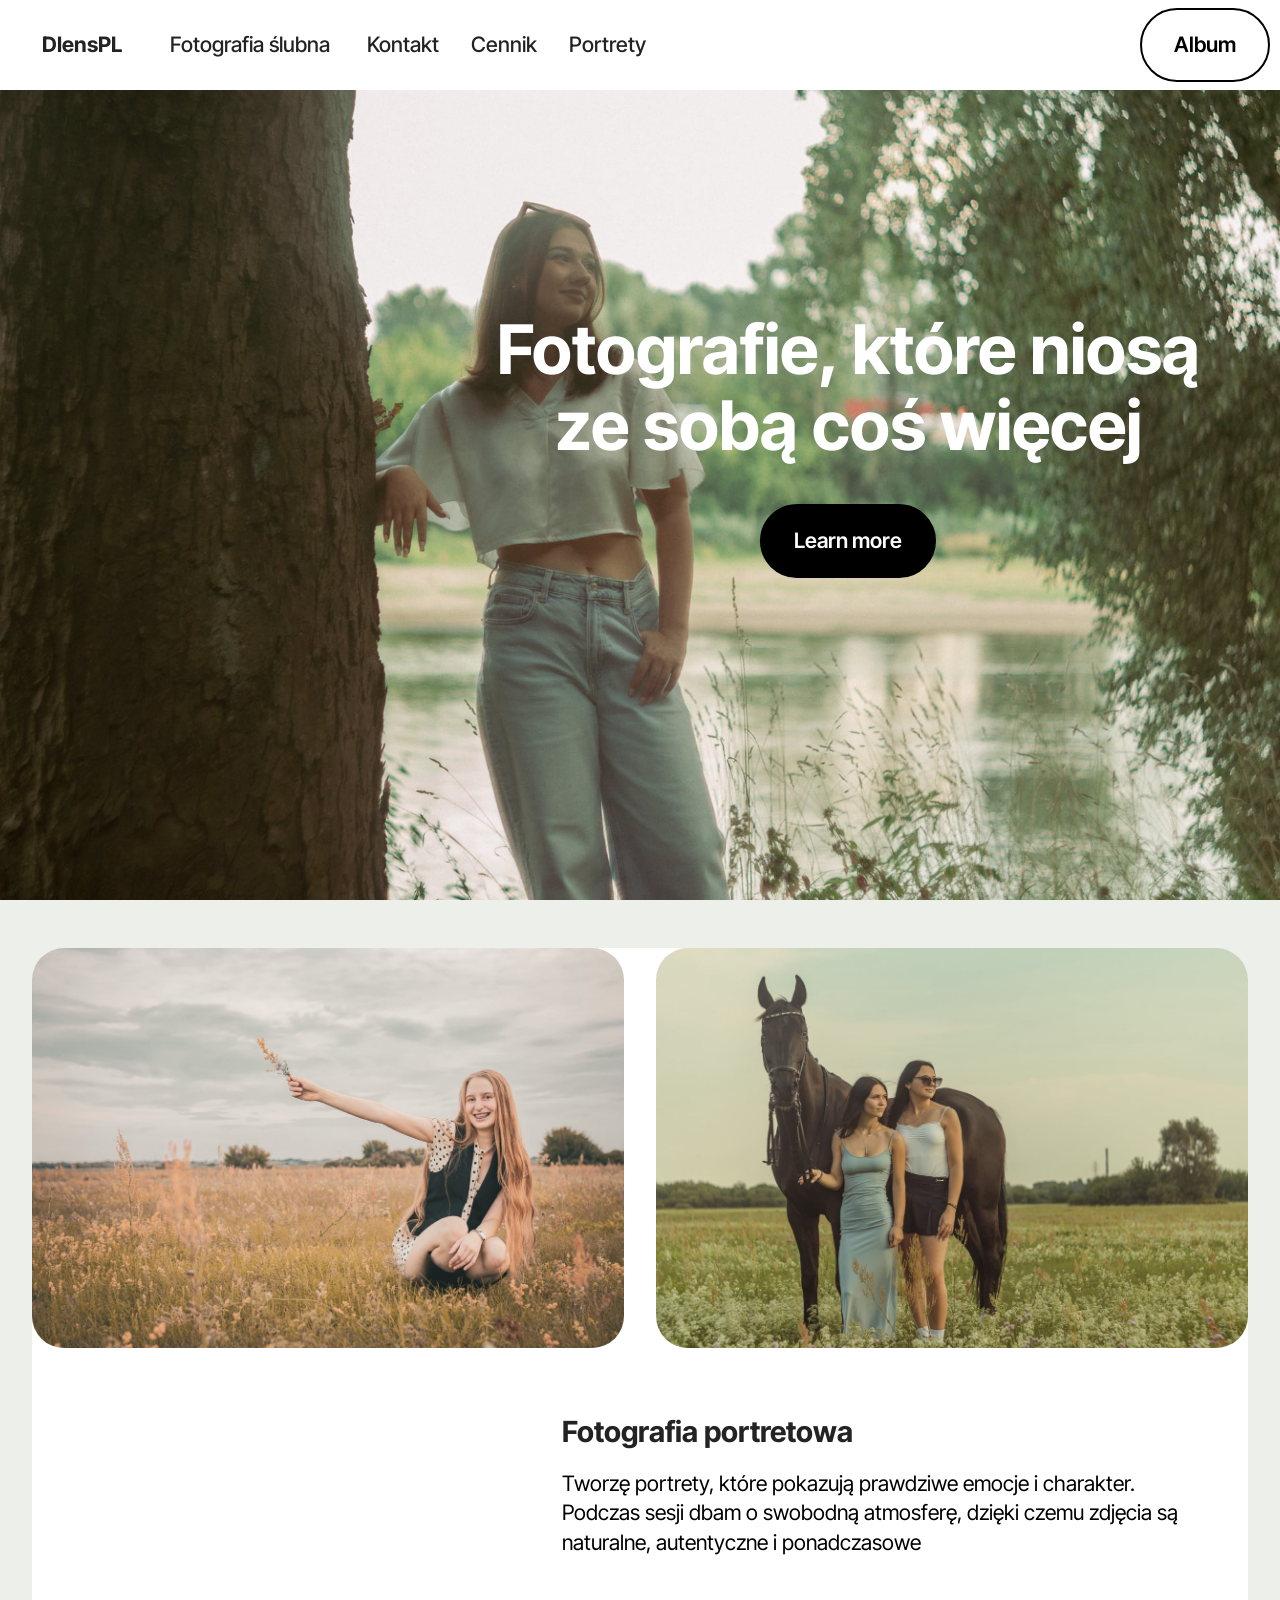
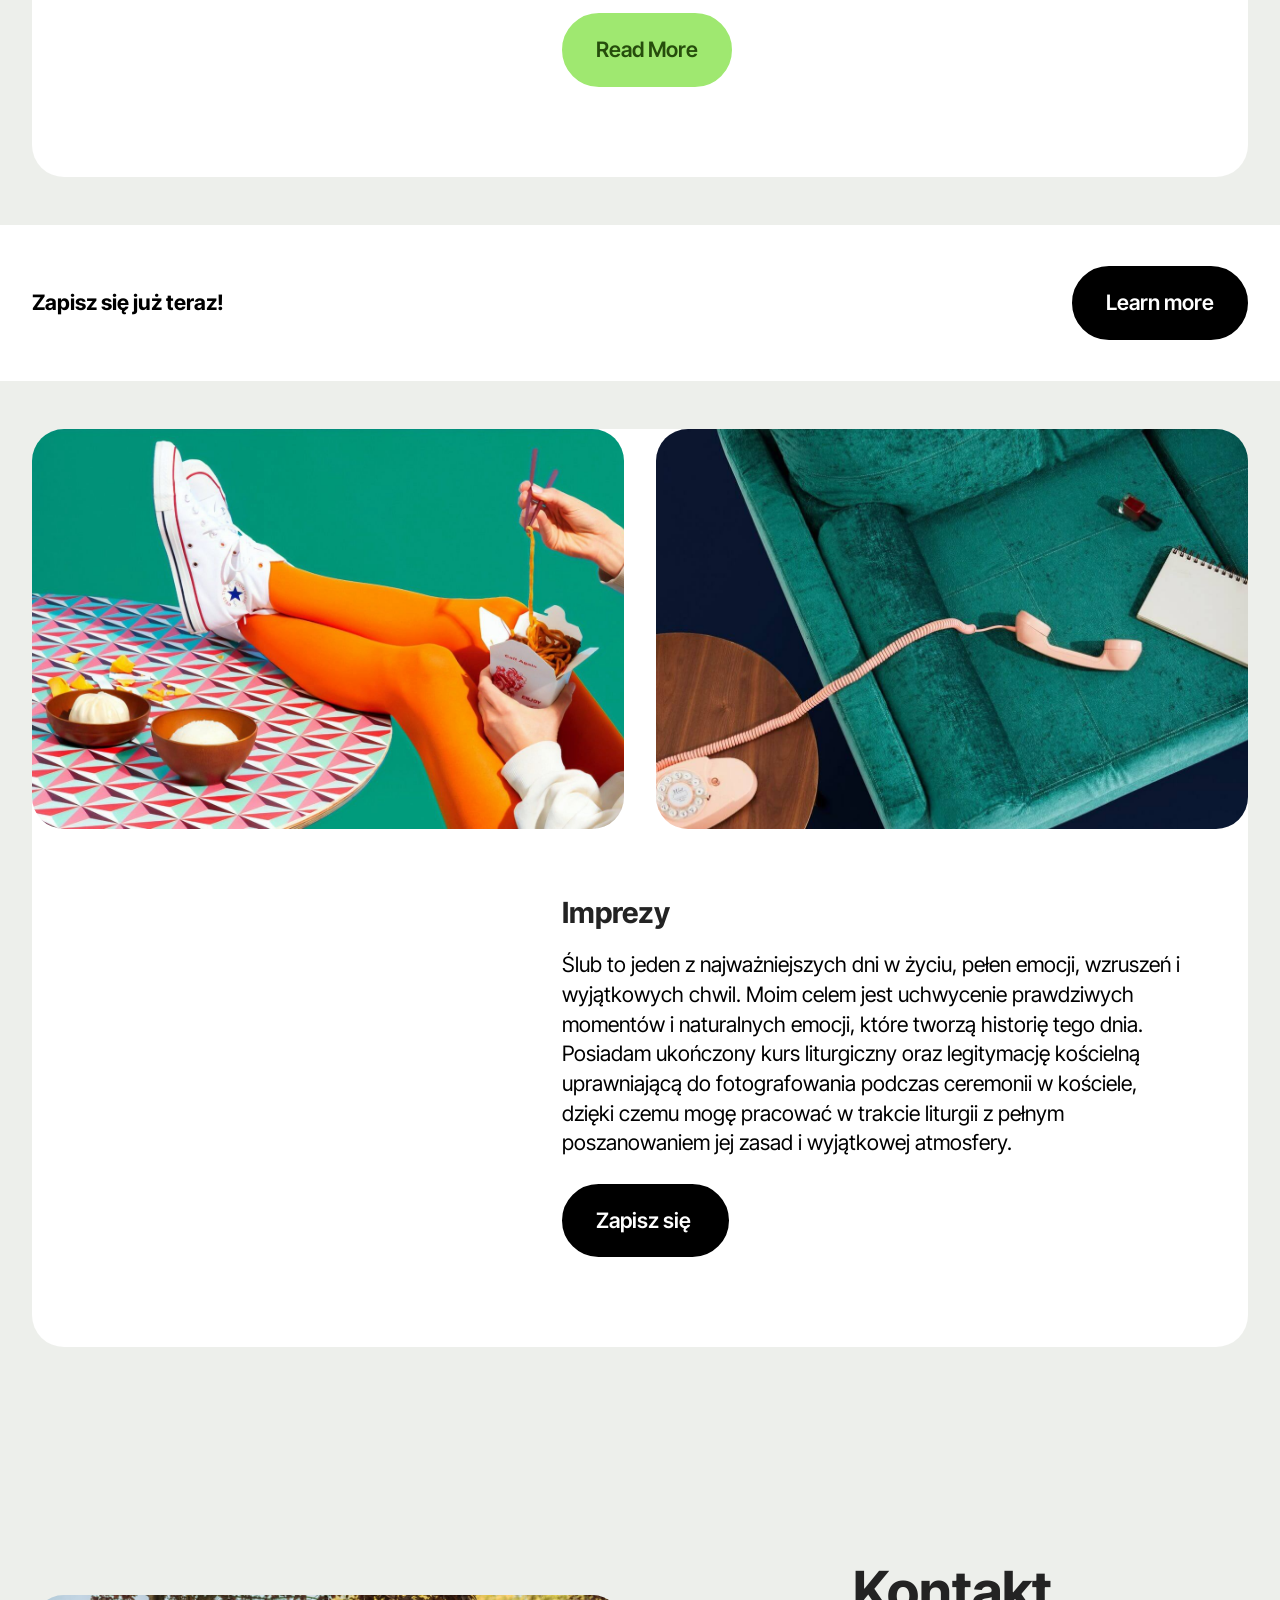
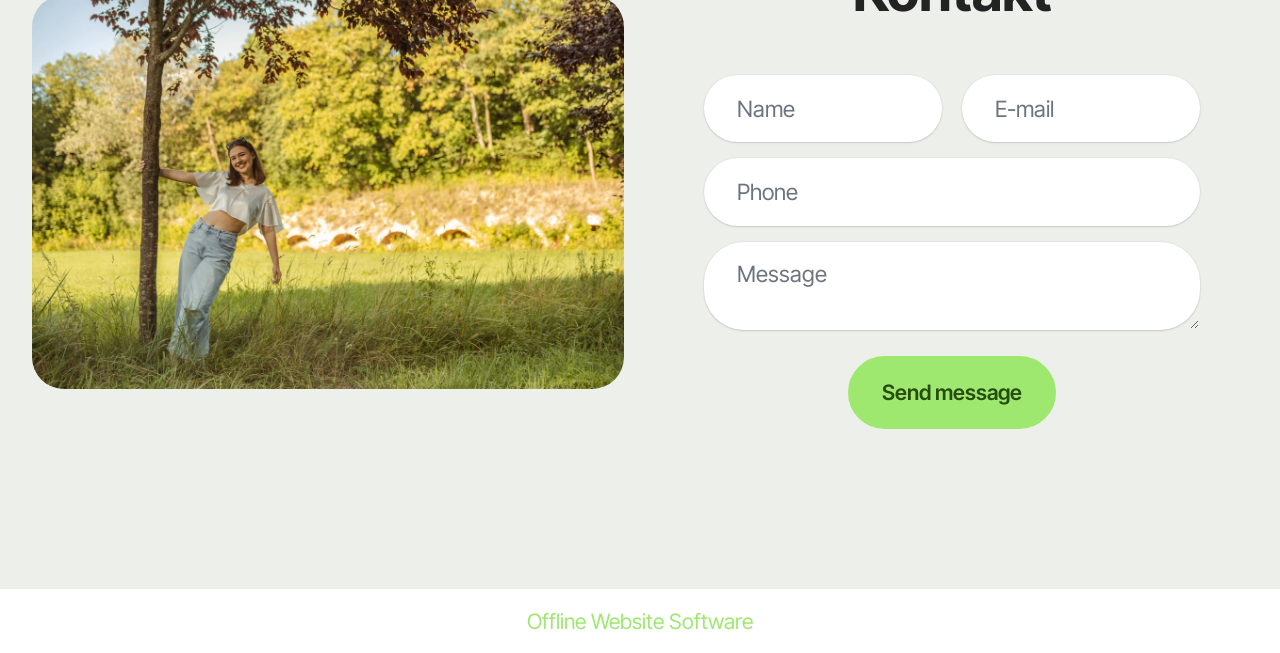
<file: Nowy folder (10)/index.html>
<!DOCTYPE html>
<html  >
<head>
  <!-- Site made with Mobirise Website Builder v6.1.12, https://mobirise.com -->
  <meta charset="UTF-8">
  <meta http-equiv="X-UA-Compatible" content="IE=edge">
  <meta name="generator" content="Mobirise v6.1.12, mobirise.com">
  <meta name="viewport" content="width=device-width, initial-scale=1, minimum-scale=1">
  <link rel="shortcut icon" href="assets/images/logo.png" type="image/x-icon">
  <meta name="description" content="">
  
  
  <title>Home</title>
  <link rel="stylesheet" href="assets/web/assets/mobirise-icons2/mobirise2.css">
  <link rel="stylesheet" href="assets/bootstrap/css/bootstrap.min.css">
  <link rel="stylesheet" href="assets/dropdown/css/style.css">
  <link rel="stylesheet" href="assets/theme/css/style.css">
  <link rel="preload" href="https://fonts.googleapis.com/css?family=Inter+Tight:100,200,300,400,500,600,700,800,900,100i,200i,300i,400i,500i,600i,700i,800i,900i&display=swap" as="style" onload="this.onload=null;this.rel='stylesheet'">
  <noscript><link rel="stylesheet" href="https://fonts.googleapis.com/css?family=Inter+Tight:100,200,300,400,500,600,700,800,900,100i,200i,300i,400i,500i,600i,700i,800i,900i&display=swap"></noscript>
  <link rel="preload" as="style" href="assets/mobirise/css/mbr-additional.css?v=bVjyaT"><link rel="stylesheet" href="assets/mobirise/css/mbr-additional.css?v=bVjyaT" type="text/css">

  
  
  
</head>
<body>
  
  <section data-bs-version="5.1" class="menu menu6 cid-vsj3lghYWI" once="menu" id="menu06-4">
	

	<nav class="navbar navbar-dropdown opacityScrollOff navbar-fixed-top navbar-expand-lg">
		<div class="container">
			<div class="navbar-brand">
				
				<span class="navbar-caption-wrap"><a class="navbar-caption text-black display-4" href="https://mobiri.se">DlensPL</a></span>
			</div>
			<button class="navbar-toggler" type="button" data-toggle="collapse" data-bs-toggle="collapse" data-target="#navbarSupportedContent" data-bs-target="#navbarSupportedContent" aria-controls="navbarNavAltMarkup" aria-expanded="false" aria-label="Toggle navigation">
				<div class="hamburger">
					<span></span>
					<span></span>
					<span></span>
					<span></span>
				</div>
			</button>
			<div class="collapse navbar-collapse opacityScrollOff" id="navbarSupportedContent">
				<ul class="navbar-nav nav-dropdown" data-app-modern-menu="true"><li class="nav-item">
						<a class="nav-link link text-black display-4" href="https://mobiri.se">Fotografia ślubna&nbsp;</a>
					</li>
					<li class="nav-item">
						<a class="nav-link link text-black text-primary display-4" href="index.html#form03-j" aria-expanded="false">Kontakt</a>
					</li>
					<li class="nav-item">
						<a class="nav-link link text-black text-primary display-4" href="page4.html#pricing01-i">Cennik</a>
					</li><li class="nav-item"><a class="nav-link link text-black text-primary display-4" href="page1.html#gallery01-p">Portrety</a></li></ul>
				
				<div class="navbar-buttons mbr-section-btn"><a class="btn btn-info-outline display-4" href="https://mobiri.se">Album</a></div>
			</div>
		</div>
	</nav>
</section>

<section data-bs-version="5.1" class="header09 startm5 cid-vsj2RdBIjg mbr-fullscreen" id="header09-1">	
    
	
	
	<div class="container-fluid">
		<div class="row">
			<div class="content-wrap col-12 col-md-8">
				<h1 class="mbr-section-title mbr-fonts-style mbr-white mb-4 display-1"><strong>Fotografie, które niosą ze sobą coś więcej</strong></h1>
				
				
				<div class="mbr-section-btn"><a class="btn btn-info display-7" href="https://mobiri.se">
						Learn more
					</a></div>
			</div>
		</div>
	</div>
</section>

<section data-bs-version="5.1" class="start article01 cid-vsnDDQlR7c mbr-fullscreen" id="article01-5">
	

	
	
	<div class="container">
		<div class="row justify-content-center">
			<div class="card col-md-12 col-lg-12">
				<div class="card-wrapper">
					<div class="row">
						<div class="image-wrapper col-12 col-sm-6 justify-content-center">
							<img src="assets/images/img-109-1256x837.jpg" alt="Mobirise Website Builder">
						</div>
						<div class="image-wrapper col-12 col-sm-6 justify-content-center">
							<img src="assets/images/img-9324-1256x837.jpg" alt="Mobirise Website Builder">
						</div>
					</div>

					<div class="card-box align-left mb-3 card-content-text">
						<h4 class="card-title mbr-fonts-style mbr-white mb-0 display-5"><strong>Fotografia portretowa</strong></h4>
						<p class="mbr-text mbr-fonts-style mt-3 mb-0 display-7">Tworzę portrety, które pokazują prawdziwe emocje i charakter. Podczas sesji dbam o swobodną atmosferę, dzięki czemu zdjęcia są naturalne, autentyczne i ponadczasowe
<br>
<br></p>
						<div class="mbr-section-btn mt-3 mb-0">
							<a class="btn btn-primary display-7" href="https://mobiri.se">Read More</a>
						</div>
					</div>
				</div>
			</div>
		</div>
	</div>
</section>

<section data-bs-version="5.1" class="features035 cid-vsnEwunQRz" id="features035-8">
	

	
	
	<div class="container">
		<div class="row">
			<div class="col-12 col-lg-9 active">
				<div class="item-wrapper">
					<div class="card-box">
						<h4 class="card-text mbr-fonts-style display-7"><strong>Zapisz się już teraz!&nbsp;</strong> &nbsp;&nbsp;</h4>
					</div>
				</div>
			</div>
			<div class="col-12 col-lg-3 active">
				<div class="mbr-section-btn"><a class="btn btn-info display-7" href="https://mobiri.se">Learn more</a></div>
			</div>
		</div>
	</div>
</section>

<section data-bs-version="5.1" class="start article01 cid-vsnEecRsNM mbr-fullscreen" id="article01-6">
	

	
	
	<div class="container">
		<div class="row justify-content-center">
			<div class="card col-md-12 col-lg-12">
				<div class="card-wrapper">
					<div class="row">
						<div class="image-wrapper col-12 col-sm-6 justify-content-center">
							<img src="assets/images/11.jpg" alt="Mobirise Website Builder">
						</div>
						<div class="image-wrapper col-12 col-sm-6 justify-content-center">
							<img src="assets/images/gallery02.jpg" alt="Mobirise Website Builder">
						</div>
					</div>

					<div class="card-box align-left mb-3 card-content-text">
						<h4 class="card-title mbr-fonts-style mbr-white mb-0 display-5"><strong>Imprezy</strong></h4>
						<p class="mbr-text mbr-fonts-style mt-3 mb-0 display-7">Ślub to jeden z najważniejszych dni w życiu, pełen emocji, wzruszeń i wyjątkowych chwil. Moim celem jest uchwycenie prawdziwych momentów i naturalnych emocji, które tworzą historię tego dnia. Posiadam ukończony kurs liturgiczny oraz legitymację kościelną uprawniającą do fotografowania podczas ceremonii w kościele, dzięki czemu mogę pracować w trakcie liturgii z pełnym poszanowaniem jej zasad i wyjątkowej atmosfery.</p>
						<div class="mbr-section-btn mt-3 mb-0"><a class="btn btn-info display-7" href="https://mobiri.se">Zapisz się&nbsp;</a></div>
					</div>
				</div>
			</div>
		</div>
	</div>
</section>

<section data-bs-version="5.1" class="form03 cid-vxXObRKkae" id="form03-j">
    

    

    <div class="container">
        <div class="row justify-content-center align-items-center main-row">
            <div class="col-12 col-lg item-wrapper">
                <div class="mbr-section-head mb-5">
                    <h3 class="mbr-section-title mbr-fonts-style align-center mb-0 display-2"><strong>Kontakt</strong></h3>
                    
                </div>
                <div class="col-lg-12 mx-auto mbr-form" data-form-type="formoid">
                    <form action="https://mobirise.eu/" method="POST" class="mbr-form form-with-styler" data-form-title="Form Name"><input type="hidden" name="email" data-form-email="true" value="C87qgAZhzbamspkWxL6bZJ4whLdlJ4DYYfjkSskT9tMCPNekc4YJmpJGIPsOplNF+rO6GjPUfdO6C7zNjOlc5Pa76GYj8fQXvBCYcRbFXAKQq9zEi0FOLudHjIkFhLTS">
                        <div class="row">
                            <div hidden="hidden" data-form-alert="" class="alert alert-success col-12">Dziękuje za wiadomość, skontaktuje się!!</div>
                            <div hidden="hidden" data-form-alert-danger="" class="alert alert-danger col-12">
                                Oops...! some problem!
                            </div>
                        </div>
                        <div class="dragArea row">
                            <div class="col-md col-sm-12 form-group mb-3 mb-3" data-for="name">
                                <input type="text" name="name" placeholder="Name" data-form-field="name" class="form-control" value="" id="name-form03-j">
                            </div>
                            <div class="col-md col-sm-12 form-group mb-3 mb-3" data-for="email">
                                <input type="email" name="email" placeholder="E-mail" data-form-field="email" class="form-control" value="" id="email-form03-j">
                            </div>
                            <div class="col-12 form-group mb-3 mb-3" data-for="phone">
                                <input type="tel" name="phone" placeholder="Phone" data-form-field="phone" class="form-control" value="" id="phone-form03-j">
                            </div>
                            <div class="col-12 form-group mb-3 mb-3" data-for="textarea">
                                <textarea name="textarea" placeholder="Message" data-form-field="textarea" class="form-control" id="textarea-form03-j"></textarea>
                            </div>
                            <div class="col-auto align-center mbr-section-btn">
                              <button type="submit" class="w-100 btn btn-primary display-7">Send message</button>
                            </div>
                        </div>
                    </form>
                </div>


            </div>
            <div class="col-12 col-lg-6">
                <div class="image-wrapper">
                    <img class="w-100" src="assets/images/img-8541-1256x837.jpg" alt="Mobirise Website Builder">
                </div>
            </div>

        </div>
    </div>
</section><section class="display-7" style="padding: 0;align-items: center;justify-content: center;flex-wrap: wrap;    align-content: center;display: flex;position: relative;height: 4rem;"><a href="https://mobiri.se/5045989" style="flex: 1 1;height: 4rem;position: absolute;width: 100%;z-index: 1;"><img alt="" style="height: 4rem;" src="[data-uri]"></a><p style="margin: 0;text-align: center;" class="display-7">&#8204;</p><a style="z-index:1" href="https://mobirise.com/offline-website-builder.html">Offline Website Software</a></section><script src="assets/bootstrap/js/bootstrap.bundle.min.js"></script>  <script src="assets/smoothscroll/smooth-scroll.js"></script>  <script src="assets/ytplayer/index.js"></script>  <script src="assets/dropdown/js/navbar-dropdown.js"></script>  <script src="assets/theme/js/script.js"></script>  <script src="assets/formoid/formoid.min.js"></script>  
  
  
</body>
</html>
</file>
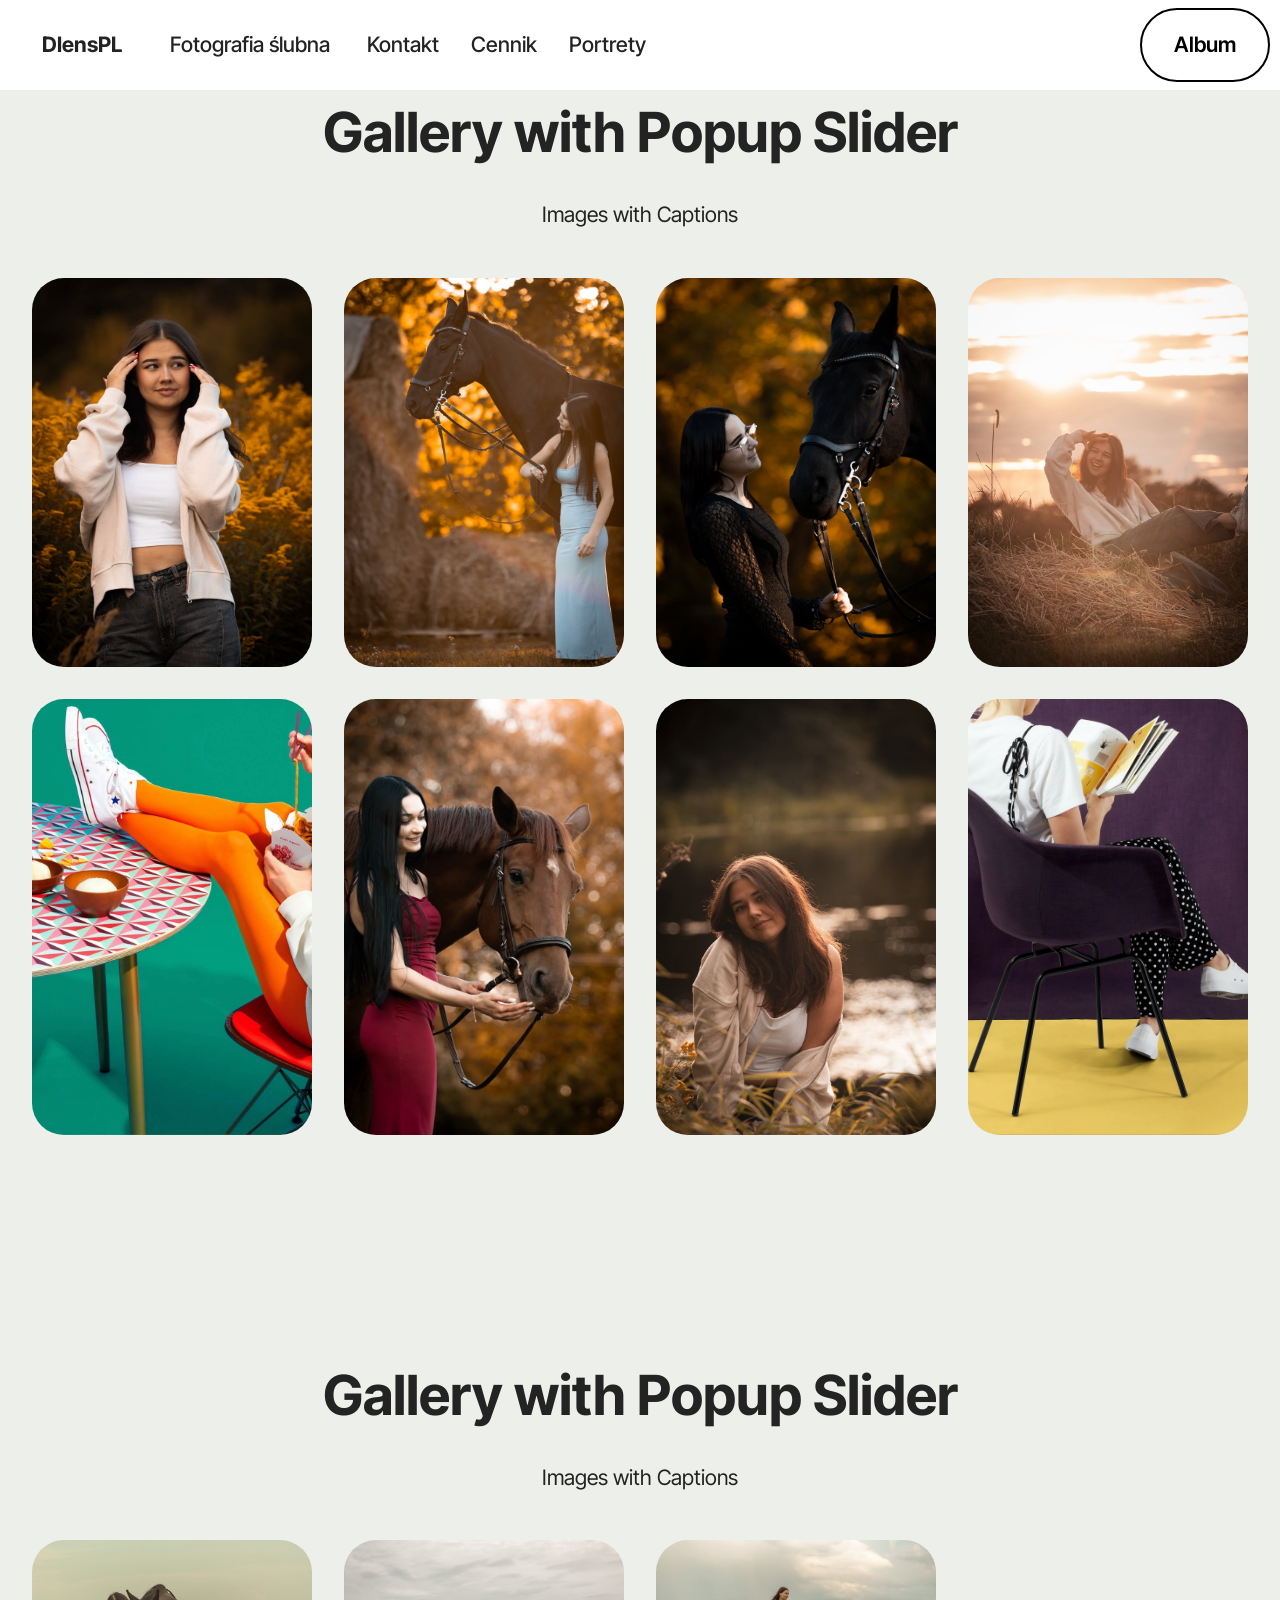
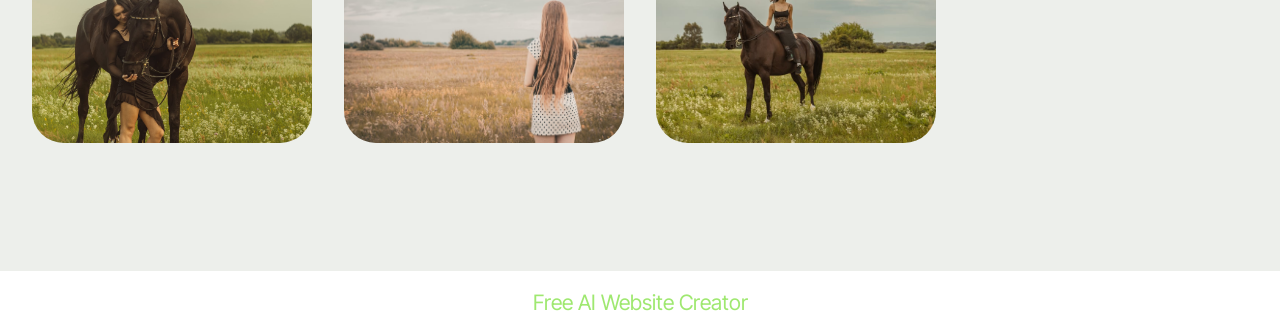
<file: Nowy folder (10)/page1.html>
<!DOCTYPE html>
<html  >
<head>
  <!-- Site made with Mobirise Website Builder v6.1.12, https://mobirise.com -->
  <meta charset="UTF-8">
  <meta http-equiv="X-UA-Compatible" content="IE=edge">
  <meta name="generator" content="Mobirise v6.1.12, mobirise.com">
  <meta name="viewport" content="width=device-width, initial-scale=1, minimum-scale=1">
  <link rel="shortcut icon" href="assets/images/logo.png" type="image/x-icon">
  <meta name="description" content="">
  
  
  <title>galeria 1</title>
  <link rel="stylesheet" href="assets/web/assets/mobirise-icons2/mobirise2.css">
  <link rel="stylesheet" href="assets/bootstrap/css/bootstrap.min.css">
  <link rel="stylesheet" href="assets/dropdown/css/style.css">
  <link rel="stylesheet" href="assets/theme/css/style.css">
  <link rel="preload" href="https://fonts.googleapis.com/css?family=Inter+Tight:100,200,300,400,500,600,700,800,900,100i,200i,300i,400i,500i,600i,700i,800i,900i&display=swap" as="style" onload="this.onload=null;this.rel='stylesheet'">
  <noscript><link rel="stylesheet" href="https://fonts.googleapis.com/css?family=Inter+Tight:100,200,300,400,500,600,700,800,900,100i,200i,300i,400i,500i,600i,700i,800i,900i&display=swap"></noscript>
  <link rel="preload" as="style" href="assets/mobirise/css/mbr-additional.css?v=TVNxdb"><link rel="stylesheet" href="assets/mobirise/css/mbr-additional.css?v=TVNxdb" type="text/css">

  
  
  
</head>
<body>
  
  <section data-bs-version="5.1" class="menu menu6 cid-vsj3lghYWI" once="menu" id="menu06-4">
	

	<nav class="navbar navbar-dropdown opacityScrollOff navbar-fixed-top navbar-expand-lg">
		<div class="container">
			<div class="navbar-brand">
				
				<span class="navbar-caption-wrap"><a class="navbar-caption text-black display-4" href="https://mobiri.se">DlensPL</a></span>
			</div>
			<button class="navbar-toggler" type="button" data-toggle="collapse" data-bs-toggle="collapse" data-target="#navbarSupportedContent" data-bs-target="#navbarSupportedContent" aria-controls="navbarNavAltMarkup" aria-expanded="false" aria-label="Toggle navigation">
				<div class="hamburger">
					<span></span>
					<span></span>
					<span></span>
					<span></span>
				</div>
			</button>
			<div class="collapse navbar-collapse opacityScrollOff" id="navbarSupportedContent">
				<ul class="navbar-nav nav-dropdown" data-app-modern-menu="true"><li class="nav-item">
						<a class="nav-link link text-black display-4" href="https://mobiri.se">Fotografia ślubna&nbsp;</a>
					</li>
					<li class="nav-item">
						<a class="nav-link link text-black text-primary display-4" href="index.html#form03-j" aria-expanded="false">Kontakt</a>
					</li>
					<li class="nav-item">
						<a class="nav-link link text-black text-primary display-4" href="page4.html#pricing01-i">Cennik</a>
					</li><li class="nav-item"><a class="nav-link link text-black text-primary display-4" href="page1.html#gallery01-p">Portrety</a></li></ul>
				
				<div class="navbar-buttons mbr-section-btn"><a class="btn btn-info-outline display-4" href="https://mobiri.se">Album</a></div>
			</div>
		</div>
	</nav>
</section>

<section data-bs-version="5.1" class="gallery1 mbr-gallery cid-vxXMw0DrPt" id="gallery01-a">
    
    

    <div class="container-fluid">
        <div class="row justify-content-center">
            <div class="col-12 content-head">
                <div class="mb-5">
                    <h3 class="mbr-section-title mbr-fonts-style align-center m-0 display-2"><strong>Gallery with Popup Slider</strong></h3>
                    <h4 class="mbr-section-subtitle mbr-fonts-style align-center mb-0 mt-4 display-7">Images with Captions</h4>
                </div>
            </div>
        </div>
        
        <div class="row mbr-gallery">
            <div class="col-12 col-md-6 col-lg-3 item gallery-image">
                <div class="item-wrapper mb-3" data-toggle="modal" data-bs-toggle="modal" data-target="#vzyHbuNaxB-modal" data-bs-target="#vzyHbuNaxB-modal">
                    <img class="w-100" src="assets/images/img-2406-838x1048.jpg" alt="Mobirise Website Builder" data-slide-to="0" data-bs-slide-to="0" data-target="#lb-vzyHbuNaxB" data-bs-target="#lb-vzyHbuNaxB">
                    <div class="icon-wrapper">
                        <span class="mobi-mbri mobi-mbri-search mbr-iconfont mbr-iconfont-btn"></span>
                    </div>
                </div>
                
            </div>
            <div class="col-12 col-md-6 col-lg-3 item gallery-image">
                <div class="item-wrapper mb-3" data-toggle="modal" data-bs-toggle="modal" data-target="#vzyHbuNaxB-modal" data-bs-target="#vzyHbuNaxB-modal">
                    <img class="w-100" src="assets/images/img-6032-838x1117.jpg" alt="Mobirise Website Builder" data-slide-to="1" data-bs-slide-to="1" data-target="#lb-vzyHbuNaxB" data-bs-target="#lb-vzyHbuNaxB">
                    <div class="icon-wrapper">
                        <span class="mobi-mbri mobi-mbri-search mbr-iconfont mbr-iconfont-btn"></span>
                    </div>
                </div>
                
            </div><div class="col-12 col-md-6 col-lg-3 item gallery-image">
                <div class="item-wrapper mb-3" data-toggle="modal" data-bs-toggle="modal" data-target="#vzyHbuNaxB-modal" data-bs-target="#vzyHbuNaxB-modal">
                    <img class="w-100" src="assets/images/img-5384-2-1536x2048.jpg" alt="Mobirise Website Builder" data-slide-to="2" data-bs-slide-to="2" data-target="#lb-vzyHbuNaxB" data-bs-target="#lb-vzyHbuNaxB">
                    <div class="icon-wrapper">
                        <span class="mobi-mbri mobi-mbri-search mbr-iconfont mbr-iconfont-btn"></span>
                    </div>
                </div>
                
            </div>
            <div class="col-12 col-md-6 col-lg-3 item gallery-image">
                <div class="item-wrapper mb-3" data-toggle="modal" data-bs-toggle="modal" data-target="#vzyHbuNaxB-modal" data-bs-target="#vzyHbuNaxB-modal">
                    <img class="w-100" src="assets/images/img-3337-838x1117.jpg" alt="Mobirise Website Builder" data-slide-to="3" data-bs-slide-to="3" data-target="#lb-vzyHbuNaxB" data-bs-target="#lb-vzyHbuNaxB">
                    <div class="icon-wrapper">
                        <span class="mobi-mbri mobi-mbri-search mbr-iconfont mbr-iconfont-btn"></span>
                    </div>
                </div>
                
            </div>
            <div class="col-12 col-md-6 col-lg-3 item gallery-image">
                <div class="item-wrapper mb-3" data-toggle="modal" data-bs-toggle="modal" data-target="#vzyHbuNaxB-modal" data-bs-target="#vzyHbuNaxB-modal">
                    <img class="w-100" src="assets/images/gallery04.jpg" alt="Mobirise Website Builder" data-slide-to="4" data-bs-slide-to="4" data-target="#lb-vzyHbuNaxB" data-bs-target="#lb-vzyHbuNaxB">
                    <div class="icon-wrapper">
                        <span class="mobi-mbri mobi-mbri-search mbr-iconfont mbr-iconfont-btn"></span>
                    </div>
                </div>
                
            </div>
            <div class="col-12 col-md-6 col-lg-3 item gallery-image">
                <div class="item-wrapper mb-3" data-toggle="modal" data-bs-toggle="modal" data-target="#vzyHbuNaxB-modal" data-bs-target="#vzyHbuNaxB-modal">
                    <img class="w-100" src="assets/images/img-6495-838x1117.jpg" alt="Mobirise Website Builder" data-slide-to="5" data-bs-slide-to="5" data-target="#lb-vzyHbuNaxB" data-bs-target="#lb-vzyHbuNaxB">
                    <div class="icon-wrapper">
                        <span class="mobi-mbri mobi-mbri-search mbr-iconfont mbr-iconfont-btn"></span>
                    </div>
                </div>
                
            </div>
            <div class="col-12 col-md-6 col-lg-3 item gallery-image">
                <div class="item-wrapper mb-3" data-toggle="modal" data-bs-toggle="modal" data-target="#vzyHbuNaxB-modal" data-bs-target="#vzyHbuNaxB-modal">
                    <img class="w-100" src="assets/images/img-2850-838x1257.jpg" alt="Mobirise Website Builder" data-slide-to="6" data-bs-slide-to="6" data-target="#lb-vzyHbuNaxB" data-bs-target="#lb-vzyHbuNaxB">
                    <div class="icon-wrapper">
                        <span class="mobi-mbri mobi-mbri-search mbr-iconfont mbr-iconfont-btn"></span>
                    </div>
                </div>
                
            </div>
            <div class="col-12 col-md-6 col-lg-3 item gallery-image">
                <div class="item-wrapper mb-3" data-toggle="modal" data-bs-toggle="modal" data-target="#vzyHbuNaxB-modal" data-bs-target="#vzyHbuNaxB-modal">
                    <img class="w-100" src="assets/images/gallery06.jpg" alt="Mobirise Website Builder" data-slide-to="7" data-bs-slide-to="7" data-target="#lb-vzyHbuNaxB" data-bs-target="#lb-vzyHbuNaxB">
                    <div class="icon-wrapper">
                        <span class="mobi-mbri mobi-mbri-search mbr-iconfont mbr-iconfont-btn"></span>
                    </div>
                </div>
                
            </div>
            
        </div>

        <div class="modal mbr-slider" tabindex="-1" role="dialog" aria-hidden="true" id="vzyHbuNaxB-modal">
            <div class="modal-dialog" role="document">
                <div class="modal-content">
                    <div class="modal-body">
                        <div class="carousel slide" data-pause="false" data-bs-pause="false" id="lb-vzyHbuNaxB" data-interval="5000" data-bs-interval="5000">
                            <div class="carousel-inner">
                                <div class="carousel-item active">
                                    <img class="d-block w-100" src="assets/images/img-2406-838x1048.jpg" alt="Mobirise Website Builder">
                                </div>
                                <div class="carousel-item">
                                    <img class="d-block w-100" src="assets/images/img-6032-838x1117.jpg" alt="Mobirise Website Builder">
                                </div><div class="carousel-item">
                                    <img class="d-block w-100" src="assets/images/img-5384-2-1536x2048.jpg" alt="Mobirise Website Builder">
                                </div>
                                <div class="carousel-item">
                                    <img class="d-block w-100" src="assets/images/img-3337-838x1117.jpg" alt="Mobirise Website Builder">
                                </div>
                                <div class="carousel-item">
                                    <img class="d-block w-100" src="assets/images/gallery04.jpg" alt="Mobirise Website Builder">
                                </div>
                                <div class="carousel-item">
                                    <img class="d-block w-100" src="assets/images/img-6495-838x1117.jpg" alt="Mobirise Website Builder">
                                </div>
                                <div class="carousel-item">
                                    <img class="d-block w-100" src="assets/images/img-2850-838x1257.jpg" alt="Mobirise Website Builder">
                                </div>
                                <div class="carousel-item">
                                    <img class="d-block w-100" src="assets/images/gallery06.jpg" alt="Mobirise Website Builder">
                                </div>
                                
                            </div>
                            <ol class="carousel-indicators">
                                <li data-slide-to="0" data-bs-slide-to="0" class="active" data-target="#lb-vzyHbuNaxB" data-bs-target="#lb-vzyHbuNaxB"></li>
                                <li data-slide-to="1" data-bs-slide-to="1" data-target="#lb-vzyHbuNaxB" data-bs-target="#lb-vzyHbuNaxB"></li><li data-slide-to="2" data-bs-slide-to="2" data-target="#lb-vzyHbuNaxB" data-bs-target="#lb-vzyHbuNaxB"></li>
                                <li data-slide-to="3" data-bs-slide-to="3" data-target="#lb-vzyHbuNaxB" data-bs-target="#lb-vzyHbuNaxB"></li>
                                <li data-slide-to="4" data-bs-slide-to="4" data-target="#lb-vzyHbuNaxB" data-bs-target="#lb-vzyHbuNaxB"></li>
                                <li data-slide-to="5" data-bs-slide-to="5" data-target="#lb-vzyHbuNaxB" data-bs-target="#lb-vzyHbuNaxB"></li>
                                <li data-slide-to="6" data-bs-slide-to="6" data-target="#lb-vzyHbuNaxB" data-bs-target="#lb-vzyHbuNaxB"></li>
                                <li data-slide-to="7" data-bs-slide-to="7" data-target="#lb-vzyHbuNaxB" data-bs-target="#lb-vzyHbuNaxB"></li>
                                
                            </ol>
                            <a role="button" href="" class="close" data-dismiss="modal" data-bs-dismiss="modal" aria-label="Close">
                            </a>
                            <a class="carousel-control-prev carousel-control" role="button" data-slide="prev" data-bs-slide="prev" href="#lb-vzyHbuNaxB">
                                <span class="mobi-mbri mobi-mbri-arrow-prev" aria-hidden="true"></span>
                                <span class="sr-only visually-hidden">Previous</span>
                            </a>
                            <a class="carousel-control-next carousel-control" role="button" data-slide="next" data-bs-slide="next" href="#lb-vzyHbuNaxB">
                                <span class="mobi-mbri mobi-mbri-arrow-next" aria-hidden="true"></span>
                                <span class="sr-only visually-hidden">Next</span>
                            </a>
                        </div>
                    </div>
                </div>
            </div>
        </div>
    </div>
</section>

<section data-bs-version="5.1" class="gallery1 mbr-gallery cid-vz1iokmclj" id="gallery01-w">
    
    

    <div class="container-fluid">
        <div class="row justify-content-center">
            <div class="col-12 content-head">
                <div class="mb-5">
                    <h3 class="mbr-section-title mbr-fonts-style align-center m-0 display-2"><strong>Gallery with Popup Slider</strong></h3>
                    <h4 class="mbr-section-subtitle mbr-fonts-style align-center mb-0 mt-4 display-7">Images with Captions</h4>
                </div>
            </div>
        </div>
        
        <div class="row mbr-gallery">
            
            
            
            
            
            
            
            <div class="col-12 col-md-6 col-lg-3 item gallery-image active">
                <div class="item-wrapper mb-3" data-toggle="modal" data-bs-toggle="modal" data-target="#vzyHbvkHAI-modal" data-bs-target="#vzyHbvkHAI-modal">
                    <img class="w-100" src="assets/images/img-9478-2000x1333.jpg" alt="Mobirise Website Builder" data-slide-to="0" data-bs-slide-to="0" data-target="#lb-vzyHbvkHAI" data-bs-target="#lb-vzyHbvkHAI">
                    <div class="icon-wrapper">
                        <span class="mobi-mbri mobi-mbri-search mbr-iconfont mbr-iconfont-btn"></span>
                    </div>
                </div>
                
            </div><div class="col-12 col-md-6 col-lg-3 item gallery-image">
                <div class="item-wrapper mb-3" data-toggle="modal" data-bs-toggle="modal" data-target="#vzyHbvkHAI-modal" data-bs-target="#vzyHbvkHAI-modal">
                    <img class="w-100" src="assets/images/img-137-1256x837.jpg" alt="Mobirise Website Builder" data-slide-to="1" data-bs-slide-to="1" data-target="#lb-vzyHbvkHAI" data-bs-target="#lb-vzyHbvkHAI">
                    <div class="icon-wrapper">
                        <span class="mobi-mbri mobi-mbri-search mbr-iconfont mbr-iconfont-btn"></span>
                    </div>
                </div>
                
            </div><div class="col-12 col-md-6 col-lg-3 item gallery-image">
                <div class="item-wrapper mb-3" data-toggle="modal" data-bs-toggle="modal" data-target="#vzyHbvkHAI-modal" data-bs-target="#vzyHbvkHAI-modal">
                    <img class="w-100" src="assets/images/img-183-830x553.jpg" alt="Mobirise Website Builder" data-slide-to="2" data-bs-slide-to="2" data-target="#lb-vzyHbvkHAI" data-bs-target="#lb-vzyHbvkHAI">
                    <div class="icon-wrapper">
                        <span class="mobi-mbri mobi-mbri-search mbr-iconfont mbr-iconfont-btn"></span>
                    </div>
                </div>
                
            </div>
        </div>

        <div class="modal mbr-slider" tabindex="-1" role="dialog" aria-hidden="true" id="vzyHbvkHAI-modal">
            <div class="modal-dialog" role="document">
                <div class="modal-content">
                    <div class="modal-body">
                        <div class="carousel slide" data-pause="false" data-bs-pause="false" id="lb-vzyHbvkHAI" data-interval="5000" data-bs-interval="5000">
                            <div class="carousel-inner">
                                
                                
                                
                                
                                
                                
                                
                                <div class="carousel-item active">
                                    <img class="d-block w-100" src="assets/images/img-9478-2000x1333.jpg" alt="Mobirise Website Builder">
                                </div><div class="carousel-item">
                                    <img class="d-block w-100" src="assets/images/img-137-1256x837.jpg" alt="Mobirise Website Builder">
                                </div><div class="carousel-item">
                                    <img class="d-block w-100" src="assets/images/img-183-830x553.jpg" alt="Mobirise Website Builder">
                                </div>
                            </div>
                            <ol class="carousel-indicators">
                                <li data-slide-to="0" data-bs-slide-to="0" class="active" data-target="#lb-vzyHbvkHAI" data-bs-target="#lb-vzyHbvkHAI"></li><li data-slide-to="1" data-bs-slide-to="1" class="" data-target="#lb-vzyHbvkHAI" data-bs-target="#lb-vzyHbvkHAI"></li><li data-slide-to="2" data-bs-slide-to="2" class="" data-target="#lb-vzyHbvkHAI" data-bs-target="#lb-vzyHbvkHAI"></li>
                                
                                
                                
                                
                                
                                
                                
                            </ol>
                            <a role="button" href="" class="close" data-dismiss="modal" data-bs-dismiss="modal" aria-label="Close">
                            </a>
                            <a class="carousel-control-prev carousel-control" role="button" data-slide="prev" data-bs-slide="prev" href="#lb-vzyHbvkHAI">
                                <span class="mobi-mbri mobi-mbri-arrow-prev" aria-hidden="true"></span>
                                <span class="sr-only visually-hidden">Previous</span>
                            </a>
                            <a class="carousel-control-next carousel-control" role="button" data-slide="next" data-bs-slide="next" href="#lb-vzyHbvkHAI">
                                <span class="mobi-mbri mobi-mbri-arrow-next" aria-hidden="true"></span>
                                <span class="sr-only visually-hidden">Next</span>
                            </a>
                        </div>
                    </div>
                </div>
            </div>
        </div>
    </div>
</section><section class="display-7" style="padding: 0;align-items: center;justify-content: center;flex-wrap: wrap;    align-content: center;display: flex;position: relative;height: 4rem;"><a href="https://mobiri.se/5045989" style="flex: 1 1;height: 4rem;position: absolute;width: 100%;z-index: 1;"><img alt="" style="height: 4rem;" src="[data-uri]"></a><p style="margin: 0;text-align: center;" class="display-7">&#8204;</p><a style="z-index:1" href="https://mobirise.com/builder/ai-website-creator.html">Free AI Website Creator</a></section><script src="assets/bootstrap/js/bootstrap.bundle.min.js"></script>  <script src="assets/smoothscroll/smooth-scroll.js"></script>  <script src="assets/ytplayer/index.js"></script>  <script src="assets/dropdown/js/navbar-dropdown.js"></script>  <script src="assets/theme/js/script.js"></script>  
  
  
</body>
</html>
</file>
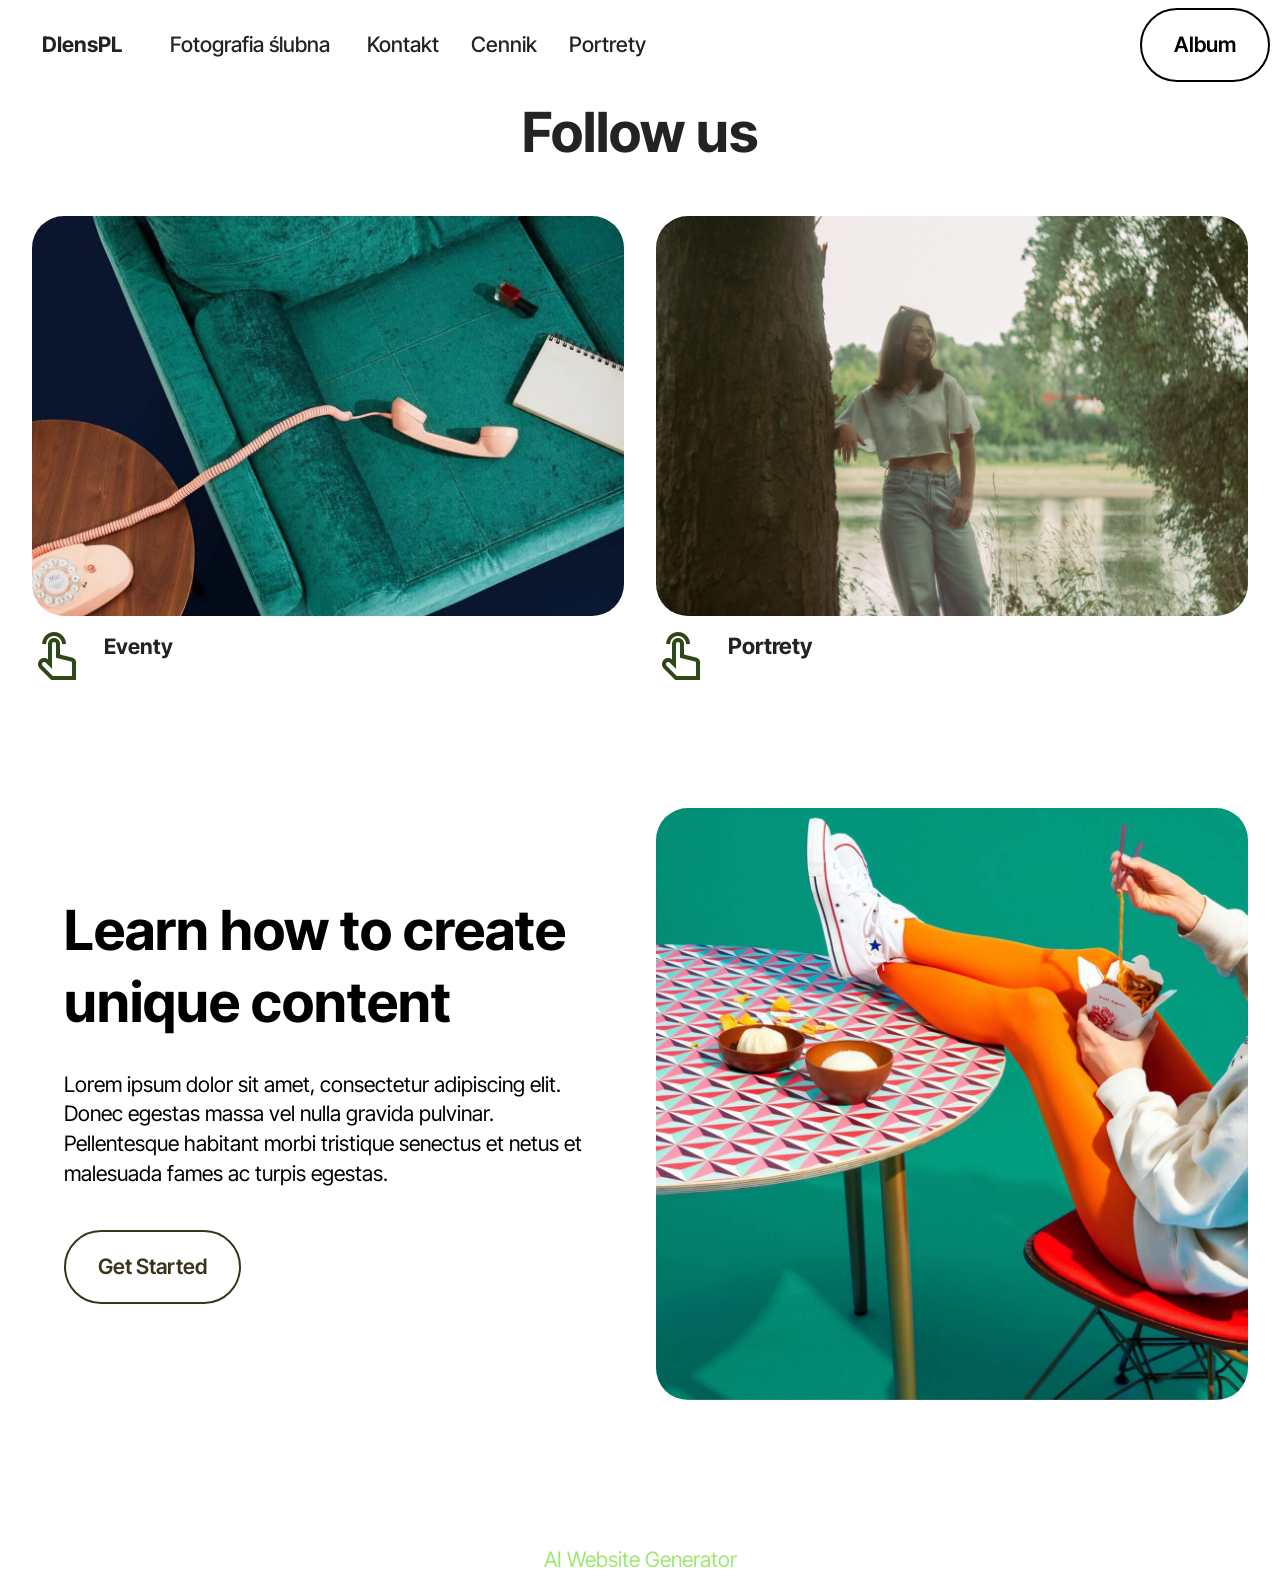
<file: Nowy folder (10)/page2.html>
<!DOCTYPE html>
<html  >
<head>
  <!-- Site made with Mobirise Website Builder v6.1.12, https://mobirise.com -->
  <meta charset="UTF-8">
  <meta http-equiv="X-UA-Compatible" content="IE=edge">
  <meta name="generator" content="Mobirise v6.1.12, mobirise.com">
  <meta name="viewport" content="width=device-width, initial-scale=1, minimum-scale=1">
  <link rel="shortcut icon" href="assets/images/logo.png" type="image/x-icon">
  <meta name="description" content="">
  
  
  <title>Page 2</title>
  <link rel="stylesheet" href="assets/web/assets/mobirise-icons2/mobirise2.css">
  <link rel="stylesheet" href="assets/bootstrap/css/bootstrap.min.css">
  <link rel="stylesheet" href="assets/dropdown/css/style.css">
  <link rel="stylesheet" href="assets/theme/css/style.css">
  <link rel="preload" href="https://fonts.googleapis.com/css?family=Inter+Tight:100,200,300,400,500,600,700,800,900,100i,200i,300i,400i,500i,600i,700i,800i,900i&display=swap" as="style" onload="this.onload=null;this.rel='stylesheet'">
  <noscript><link rel="stylesheet" href="https://fonts.googleapis.com/css?family=Inter+Tight:100,200,300,400,500,600,700,800,900,100i,200i,300i,400i,500i,600i,700i,800i,900i&display=swap"></noscript>
  <link rel="preload" as="style" href="assets/mobirise/css/mbr-additional.css?v=1XDFcN"><link rel="stylesheet" href="assets/mobirise/css/mbr-additional.css?v=1XDFcN" type="text/css">

  
  
  
</head>
<body>
  
  <section data-bs-version="5.1" class="menu menu6 cid-vsj3lghYWI" once="menu" id="menu06-b">
	

	<nav class="navbar navbar-dropdown opacityScrollOff navbar-fixed-top navbar-expand-lg">
		<div class="container">
			<div class="navbar-brand">
				
				<span class="navbar-caption-wrap"><a class="navbar-caption text-black display-4" href="https://mobiri.se">DlensPL</a></span>
			</div>
			<button class="navbar-toggler" type="button" data-toggle="collapse" data-bs-toggle="collapse" data-target="#navbarSupportedContent" data-bs-target="#navbarSupportedContent" aria-controls="navbarNavAltMarkup" aria-expanded="false" aria-label="Toggle navigation">
				<div class="hamburger">
					<span></span>
					<span></span>
					<span></span>
					<span></span>
				</div>
			</button>
			<div class="collapse navbar-collapse opacityScrollOff" id="navbarSupportedContent">
				<ul class="navbar-nav nav-dropdown" data-app-modern-menu="true"><li class="nav-item">
						<a class="nav-link link text-black display-4" href="https://mobiri.se">Fotografia ślubna&nbsp;</a>
					</li>
					<li class="nav-item">
						<a class="nav-link link text-black text-primary display-4" href="index.html#form03-j" aria-expanded="false">Kontakt</a>
					</li>
					<li class="nav-item">
						<a class="nav-link link text-black text-primary display-4" href="page4.html#pricing01-i">Cennik</a>
					</li><li class="nav-item"><a class="nav-link link text-black text-primary display-4" href="page1.html#gallery01-p">Portrety</a></li></ul>
				
				<div class="navbar-buttons mbr-section-btn"><a class="btn btn-info-outline display-4" href="https://mobiri.se">Album</a></div>
			</div>
		</div>
	</nav>
</section>

<section data-bs-version="5.1" class="social01 cid-vyfTFyxKc4" id="social01-u">
	

	
	
	<div class="container">
		<div class="row justify-content-center">
			<div class="col-12 content-head">
				<div class="mb-5">
					<h5 class="mbr-section-title mbr-fonts-style align-center mb-0 display-2">
						<strong>Follow us</strong>
					</h5>
					
				</div>
			</div>
		</div>
		<div class="row">
			<div class="item features-without-image col-12 col-md-6 col-lg-6">
				<div class="item-img mb-3">
					<img src="assets/images/gallery02.jpg" alt="Mobirise Website Builder">
				</div>
				<div class="item-wrapper">
					<span class="mbr-iconfont m-auto mobi-mbri-touch mobi-mbri"></span>
					<div class="card-box">
						<h4 class="card-title mbr-fonts-style mb-0 display-7">
							<strong>Eventy</strong>
						</h4>
						<h5 class="card-text mbr-fonts-style display-7"></h5>
					</div>
				</div>
			</div>
			<div class="item features-without-image col-12 col-md-6 col-lg-6">
				<div class="item-img mb-3">
					<a href="page1.html#gallery01-p"><img src="assets/images/img-8586-1256x837.jpg" alt="Mobirise Website Builder"></a>
				</div>
				<div class="item-wrapper">
					<a href="page1.html#gallery01-p"><span class="mbr-iconfont m-auto mobi-mbri-touch mobi-mbri"></span></a>
					<div class="card-box">
						<h4 class="card-title mbr-fonts-style mb-0 display-7">
							<strong>
</strong>
						<div><span style="font-size: 1.4rem;"><strong>Portrety</strong></span><br></div></h4>
						<h5 class="card-text mbr-fonts-style display-7"></h5>
					</div>
				</div>
			</div>
		</div>
	</div>
</section>

<section data-bs-version="5.1" class="start article4 cid-vyfUBIxUA3" id="article04-v">
	

	
	

	<div class="container">
		<div class="row justify-content-center">
			<div class="col-12 col-md-12 col-lg-6 image-wrapper">
				<img class="w-100" src="assets/images/gallery04.jpg" alt="Mobirise Website Builder">
			</div>
			<div class="col-12 col-md-12 col-lg">
				<div class="text-wrapper align-left">
					<h1 class="mbr-section-title mbr-fonts-style mb-4 display-2">
						<strong>Learn how to create unique content</strong>
					</h1>
					<p class="mbr-text mbr-fonts-style mb-4 display-7">
						Lorem ipsum dolor sit amet, consectetur adipiscing elit. Donec egestas massa vel nulla gravida
						pulvinar. Pellentesque habitant morbi tristique senectus et netus et malesuada fames ac turpis
						egestas.
					</p>
					<div class="mbr-section-btn mt-3">
						<a class="btn btn-lg btn-success-outline display-7" href="https://mobiri.se">Get Started</a>
					</div>
				</div>
			</div>
		</div>
	</div>
</section><section class="display-7" style="padding: 0;align-items: center;justify-content: center;flex-wrap: wrap;    align-content: center;display: flex;position: relative;height: 4rem;"><a href="https://mobiri.se/5045989" style="flex: 1 1;height: 4rem;position: absolute;width: 100%;z-index: 1;"><img alt="" style="height: 4rem;" src="[data-uri]"></a><p style="margin: 0;text-align: center;" class="display-7">&#8204;</p><a style="z-index:1" href="https://mobirise.com/builder/ai-website-generator.html">AI Website Generator</a></section><script src="assets/bootstrap/js/bootstrap.bundle.min.js"></script>  <script src="assets/smoothscroll/smooth-scroll.js"></script>  <script src="assets/ytplayer/index.js"></script>  <script src="assets/dropdown/js/navbar-dropdown.js"></script>  <script src="assets/theme/js/script.js"></script>  
  
  
</body>
</html>
</file>
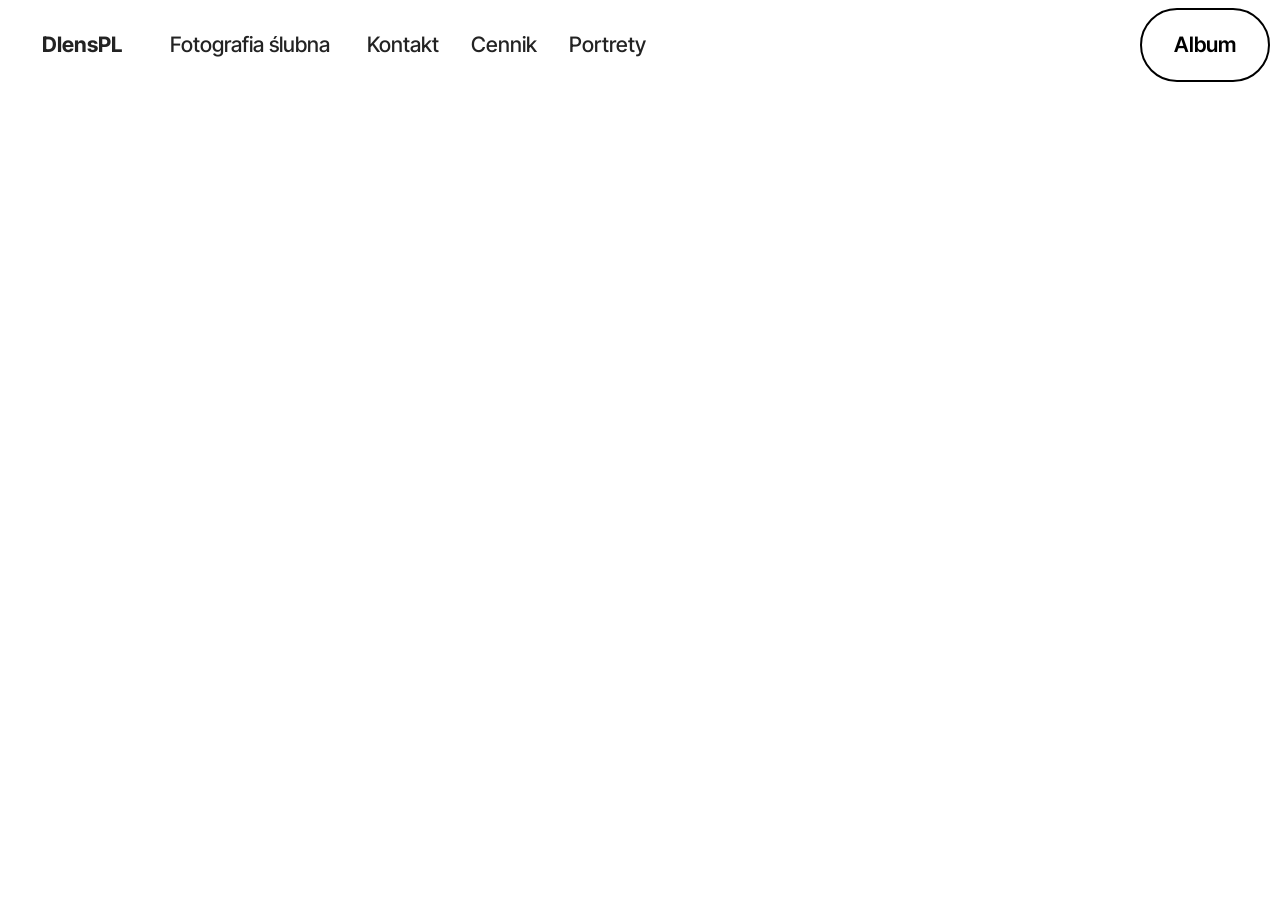
<file: Nowy folder (10)/page3.html>
<!DOCTYPE html>
<html  >
<head>
  <!-- Site made with Mobirise Website Builder v6.1.12, https://mobirise.com -->
  <meta charset="UTF-8">
  <meta http-equiv="X-UA-Compatible" content="IE=edge">
  <meta name="generator" content="Mobirise v6.1.12, mobirise.com">
  <meta name="viewport" content="width=device-width, initial-scale=1, minimum-scale=1">
  <link rel="shortcut icon" href="assets/images/logo.png" type="image/x-icon">
  <meta name="description" content="">
  
  
  <title>auta</title>
  <link rel="stylesheet" href="assets/web/assets/mobirise-icons2/mobirise2.css">
  <link rel="stylesheet" href="assets/bootstrap/css/bootstrap.min.css">
  <link rel="stylesheet" href="assets/dropdown/css/style.css">
  <link rel="stylesheet" href="assets/theme/css/style.css">
  <link rel="preload" href="https://fonts.googleapis.com/css?family=Inter+Tight:100,200,300,400,500,600,700,800,900,100i,200i,300i,400i,500i,600i,700i,800i,900i&display=swap" as="style" onload="this.onload=null;this.rel='stylesheet'">
  <noscript><link rel="stylesheet" href="https://fonts.googleapis.com/css?family=Inter+Tight:100,200,300,400,500,600,700,800,900,100i,200i,300i,400i,500i,600i,700i,800i,900i&display=swap"></noscript>
  <link rel="preload" as="style" href="assets/mobirise/css/mbr-additional.css?v=AH1wD4"><link rel="stylesheet" href="assets/mobirise/css/mbr-additional.css?v=AH1wD4" type="text/css">

  
  
  
</head>
<body>
  
  <section data-bs-version="5.1" class="menu menu6 cid-vsj3lghYWI" once="menu" id="menu06-e">
	

	<nav class="navbar navbar-dropdown opacityScrollOff navbar-fixed-top navbar-expand-lg">
		<div class="container">
			<div class="navbar-brand">
				
				<span class="navbar-caption-wrap"><a class="navbar-caption text-black display-4" href="https://mobiri.se">DlensPL</a></span>
			</div>
			<button class="navbar-toggler" type="button" data-toggle="collapse" data-bs-toggle="collapse" data-target="#navbarSupportedContent" data-bs-target="#navbarSupportedContent" aria-controls="navbarNavAltMarkup" aria-expanded="false" aria-label="Toggle navigation">
				<div class="hamburger">
					<span></span>
					<span></span>
					<span></span>
					<span></span>
				</div>
			</button>
			<div class="collapse navbar-collapse opacityScrollOff" id="navbarSupportedContent">
				<ul class="navbar-nav nav-dropdown" data-app-modern-menu="true"><li class="nav-item">
						<a class="nav-link link text-black display-4" href="https://mobiri.se">Fotografia ślubna&nbsp;</a>
					</li>
					<li class="nav-item">
						<a class="nav-link link text-black text-primary display-4" href="index.html#form03-j" aria-expanded="false">Kontakt</a>
					</li>
					<li class="nav-item">
						<a class="nav-link link text-black text-primary display-4" href="page4.html#pricing01-i">Cennik</a>
					</li><li class="nav-item"><a class="nav-link link text-black text-primary display-4" href="page1.html#gallery01-p">Portrety</a></li></ul>
				
				<div class="navbar-buttons mbr-section-btn"><a class="btn btn-info-outline display-4" href="https://mobiri.se">Album</a></div>
			</div>
		</div>
	</nav>
</section><section class="display-7" style="padding: 0;align-items: center;justify-content: center;flex-wrap: wrap;    align-content: center;display: flex;position: relative;height: 4rem;"><a href="https://mobiri.se/5045989" style="flex: 1 1;height: 4rem;position: absolute;width: 100%;z-index: 1;"><img alt="" style="height: 4rem;" src="[data-uri]"></a><p style="margin: 0;text-align: center;" class="display-7">&#8204;</p><a style="z-index:1" href="https://mobirise.com/builder/ai-website-creator.html">Best AI Website Creator</a></section><script src="assets/bootstrap/js/bootstrap.bundle.min.js"></script>  <script src="assets/smoothscroll/smooth-scroll.js"></script>  <script src="assets/ytplayer/index.js"></script>  <script src="assets/dropdown/js/navbar-dropdown.js"></script>  <script src="assets/theme/js/script.js"></script>  
  
  
</body>
</html>
</file>
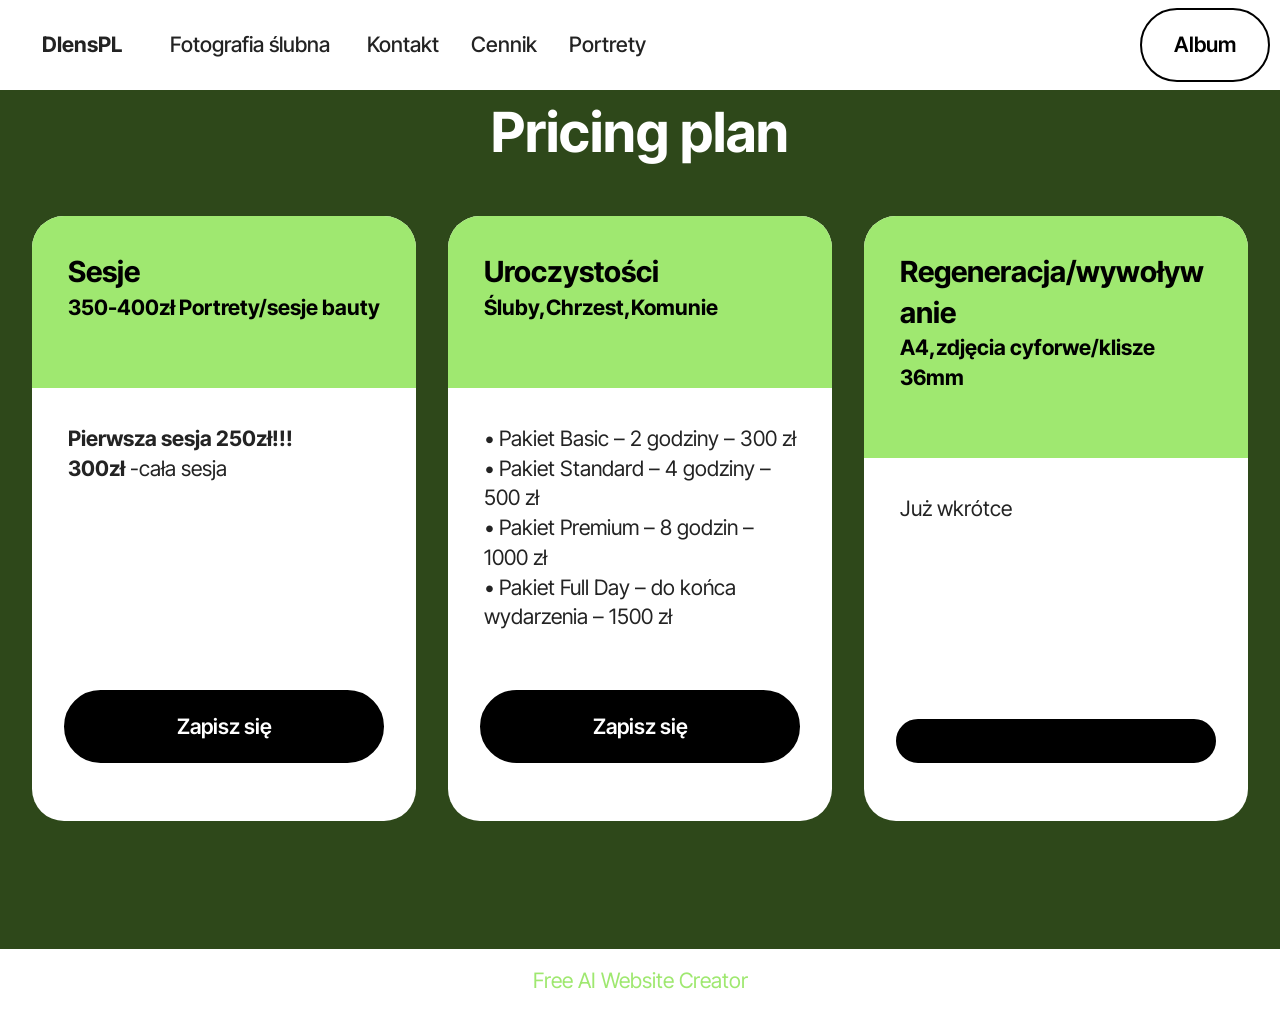
<file: Nowy folder (10)/page4.html>
<!DOCTYPE html>
<html  >
<head>
  <!-- Site made with Mobirise Website Builder v6.1.12, https://mobirise.com -->
  <meta charset="UTF-8">
  <meta http-equiv="X-UA-Compatible" content="IE=edge">
  <meta name="generator" content="Mobirise v6.1.12, mobirise.com">
  <meta name="viewport" content="width=device-width, initial-scale=1, minimum-scale=1">
  <link rel="shortcut icon" href="assets/images/logo.png" type="image/x-icon">
  <meta name="description" content="">
  
  
  <title>cennik</title>
  <link rel="stylesheet" href="assets/web/assets/mobirise-icons2/mobirise2.css">
  <link rel="stylesheet" href="assets/bootstrap/css/bootstrap.min.css">
  <link rel="stylesheet" href="assets/dropdown/css/style.css">
  <link rel="stylesheet" href="assets/theme/css/style.css">
  <link rel="preload" href="https://fonts.googleapis.com/css?family=Inter+Tight:100,200,300,400,500,600,700,800,900,100i,200i,300i,400i,500i,600i,700i,800i,900i&display=swap" as="style" onload="this.onload=null;this.rel='stylesheet'">
  <noscript><link rel="stylesheet" href="https://fonts.googleapis.com/css?family=Inter+Tight:100,200,300,400,500,600,700,800,900,100i,200i,300i,400i,500i,600i,700i,800i,900i&display=swap"></noscript>
  <link rel="preload" as="style" href="assets/mobirise/css/mbr-additional.css?v=tAJB7j"><link rel="stylesheet" href="assets/mobirise/css/mbr-additional.css?v=tAJB7j" type="text/css">

  
  
  
</head>
<body>
  
  <section data-bs-version="5.1" class="menu menu6 cid-vsj3lghYWI" once="menu" id="menu06-h">
	

	<nav class="navbar navbar-dropdown opacityScrollOff navbar-fixed-top navbar-expand-lg">
		<div class="container">
			<div class="navbar-brand">
				
				<span class="navbar-caption-wrap"><a class="navbar-caption text-black display-4" href="https://mobiri.se">DlensPL</a></span>
			</div>
			<button class="navbar-toggler" type="button" data-toggle="collapse" data-bs-toggle="collapse" data-target="#navbarSupportedContent" data-bs-target="#navbarSupportedContent" aria-controls="navbarNavAltMarkup" aria-expanded="false" aria-label="Toggle navigation">
				<div class="hamburger">
					<span></span>
					<span></span>
					<span></span>
					<span></span>
				</div>
			</button>
			<div class="collapse navbar-collapse opacityScrollOff" id="navbarSupportedContent">
				<ul class="navbar-nav nav-dropdown" data-app-modern-menu="true"><li class="nav-item">
						<a class="nav-link link text-black display-4" href="https://mobiri.se">Fotografia ślubna&nbsp;</a>
					</li>
					<li class="nav-item">
						<a class="nav-link link text-black text-primary display-4" href="index.html#form03-j" aria-expanded="false">Kontakt</a>
					</li>
					<li class="nav-item">
						<a class="nav-link link text-black text-primary display-4" href="page4.html#pricing01-i">Cennik</a>
					</li><li class="nav-item"><a class="nav-link link text-black text-primary display-4" href="page1.html#gallery01-p">Portrety</a></li></ul>
				
				<div class="navbar-buttons mbr-section-btn"><a class="btn btn-info-outline display-4" href="https://mobiri.se">Album</a></div>
			</div>
		</div>
	</nav>
</section>

<section data-bs-version="5.1" class="pricing1 cid-vxXNYcRa5o" id="pricing01-i">
  
  
  <div class="container-fluid">
    <div class="row justify-content-center">
      <div class="col-12 content-head">
        <div class="mbr-section-head mb-5">
          <h4 class="mbr-section-title mbr-fonts-style align-center mb-0 display-2">
            <strong>Pricing plan</strong>
          </h4>
          
        </div>
      </div>
    </div>
    <div class="row"> 
      <div class="item features-without-image col-12 col-md-6 col-lg-4 item-mb active">
        <div class="item-wrapper">
          <div class="item-head">
            <h5 class="item-title mbr-fonts-style mb-0 display-5">
              <strong>Sesje</strong>
            </h5>
            <h6 class="item-subtitle mbr-fonts-style mt-0 mb-0 display-7"><strong>350-400zł Portrety/sesje bauty
</strong><div><strong><br></strong></div></h6>
          </div>
          <div class="item-content">
            <p class="mbr-text mbr-fonts-style display-4"><strong>Pierwsza sesja&nbsp;250zł!!!
</strong><br><strong>300zł</strong> -cała sesja&nbsp;</p>
          </div>
          <div class="mbr-section-btn item-footer"><a href="" class="btn item-btn btn-info display-7">Zapisz się</a></div>
        </div>
      </div>

      

      <div class="item features-without-image col-12 col-md-6 col-lg-4 item-mb">
        <div class="item-wrapper">
          <div class="item-head">
            <h5 class="item-title mbr-fonts-style mb-0 display-5"><strong>Uroczystości&nbsp;</strong></h5>
            <h6 class="item-subtitle mbr-fonts-style mt-0 mb-0 display-7"><strong>Śluby,Chrzest,Komunie
</strong><div><strong><br></strong></div></h6>
          </div>
          <div class="item-content">
            <p class="mbr-text mbr-fonts-style display-7">• Pakiet Basic – 2 godziny – 300 zł
<br>• Pakiet Standard – 4 godziny –500 zł
<br>• Pakiet Premium – 8 godzin – 1000 zł
<br>• Pakiet Full Day – do końca wydarzenia – 1500 zł</p>
          </div>
          <div class="mbr-section-btn item-footer"><a href="" class="btn item-btn btn-info display-7">Zapisz się</a></div>
        </div>
      </div><div class="item features-without-image col-12 col-md-6 col-lg-4 item-mb">
        <div class="item-wrapper">
          <div class="item-head">
            <h5 class="item-title mbr-fonts-style mb-0 display-5"><strong>Regeneracja/wywoływanie</strong></h5>
            <h6 class="item-subtitle mbr-fonts-style mt-0 mb-0 display-7"><strong>A4,zdjęcia cyforwe/klisze 36mm
</strong><div><strong><br></strong></div></h6>
          </div>
          <div class="item-content">
            <p class="mbr-text mbr-fonts-style display-7">
              Już wkrótce
            </p>
          </div>
          <div class="mbr-section-btn item-footer"><a href="" class="btn item-btn btn-info display-7"></a></div>
        </div>
      </div>
      
    </div>
  </div>
</section><section class="display-7" style="padding: 0;align-items: center;justify-content: center;flex-wrap: wrap;    align-content: center;display: flex;position: relative;height: 4rem;"><a href="https://mobiri.se/5045989" style="flex: 1 1;height: 4rem;position: absolute;width: 100%;z-index: 1;"><img alt="" style="height: 4rem;" src="[data-uri]"></a><p style="margin: 0;text-align: center;" class="display-7">&#8204;</p><a style="z-index:1" href="https://mobirise.com/builder/ai-website-creator.html">Free AI Website Creator</a></section><script src="assets/bootstrap/js/bootstrap.bundle.min.js"></script>  <script src="assets/smoothscroll/smooth-scroll.js"></script>  <script src="assets/ytplayer/index.js"></script>  <script src="assets/dropdown/js/navbar-dropdown.js"></script>  <script src="assets/theme/js/script.js"></script>  
  
  
</body>
</html>
</file>
<file: Nowy folder (10)/assets/web/assets/mobirise-icons2/mobirise2.css>
@font-face {
  font-family: 'Moririse2';
  font-display: swap;
  src:  url('mobirise2.eot?f2bix4');
  src:  url('mobirise2.eot?f2bix4#iefix') format('embedded-opentype'),
    url('mobirise2.woff2?f2bix4') format('woff2'),
    url('mobirise2.woff?f2bix4') format('woff'),
    url('mobirise2.ttf?f2bix4') format('truetype'),
    url('mobirise2.svg?f2bix4#mobirise2') format('svg');
  font-weight: normal;
  font-style: normal;
}

[class^="mobi-"], [class*=" mobi-"] {
  /* use !important to prevent issues with browser extensions that change fonts */
  font-family: 'Moririse2' !important;
  speak: none;
  font-style: normal;
  font-weight: normal;
  font-variant: normal;
  text-transform: none;
  line-height: 1;

  /* Better Font Rendering =========== */
  -webkit-font-smoothing: antialiased;
  -moz-osx-font-smoothing: grayscale;
}

.mobi-mbri-add-submenu:before {
  content: "\e900";
}
.mobi-mbri-alert:before {
  content: "\e901";
}
.mobi-mbri-align-center:before {
  content: "\e902";
}
.mobi-mbri-align-justify:before {
  content: "\e903";
}
.mobi-mbri-align-left:before {
  content: "\e904";
}
.mobi-mbri-align-right:before {
  content: "\e905";
}
.mobi-mbri-android:before {
  content: "\e906";
}
.mobi-mbri-apple:before {
  content: "\e907";
}
.mobi-mbri-arrow-down:before {
  content: "\e908";
}
.mobi-mbri-arrow-next:before {
  content: "\e909";
}
.mobi-mbri-arrow-prev:before {
  content: "\e90a";
}
.mobi-mbri-arrow-up:before {
  content: "\e90b";
}
.mobi-mbri-bold:before {
  content: "\e90c";
}
.mobi-mbri-bookmark:before {
  content: "\e90d";
}
.mobi-mbri-bootstrap:before {
  content: "\e90e";
}
.mobi-mbri-briefcase:before {
  content: "\e90f";
}
.mobi-mbri-browse:before {
  content: "\e910";
}
.mobi-mbri-bulleted-list:before {
  content: "\e911";
}
.mobi-mbri-calendar:before {
  content: "\e912";
}
.mobi-mbri-camera:before {
  content: "\e913";
}
.mobi-mbri-cart-add:before {
  content: "\e914";
}
.mobi-mbri-cart-full:before {
  content: "\e915";
}
.mobi-mbri-cash:before {
  content: "\e916";
}
.mobi-mbri-change-style:before {
  content: "\e917";
}
.mobi-mbri-chat:before {
  content: "\e918";
}
.mobi-mbri-clock:before {
  content: "\e919";
}
.mobi-mbri-close:before {
  content: "\e91a";
}
.mobi-mbri-cloud:before {
  content: "\e91b";
}
.mobi-mbri-code:before {
  content: "\e91c";
}
.mobi-mbri-contact-form:before {
  content: "\e91d";
}
.mobi-mbri-credit-card:before {
  content: "\e91e";
}
.mobi-mbri-cursor-click:before {
  content: "\e91f";
}
.mobi-mbri-cust-feedback:before {
  content: "\e920";
}
.mobi-mbri-database:before {
  content: "\e921";
}
.mobi-mbri-delivery:before {
  content: "\e922";
}
.mobi-mbri-desktop:before {
  content: "\e923";
}
.mobi-mbri-devices:before {
  content: "\e924";
}
.mobi-mbri-down:before {
  content: "\e925";
}
.mobi-mbri-download-2:before {
  content: "\e926";
}
.mobi-mbri-download:before {
  content: "\e927";
}
.mobi-mbri-drag-n-drop-2:before {
  content: "\e928";
}
.mobi-mbri-drag-n-drop:before {
  content: "\e929";
}
.mobi-mbri-edit-2:before {
  content: "\e92a";
}
.mobi-mbri-edit:before {
  content: "\e92b";
}
.mobi-mbri-error:before {
  content: "\e92c";
}
.mobi-mbri-extension:before {
  content: "\e92d";
}
.mobi-mbri-features:before {
  content: "\e92e";
}
.mobi-mbri-file:before {
  content: "\e92f";
}
.mobi-mbri-flag:before {
  content: "\e930";
}
.mobi-mbri-folder:before {
  content: "\e931";
}
.mobi-mbri-gift:before {
  content: "\e932";
}
.mobi-mbri-github:before {
  content: "\e933";
}
.mobi-mbri-globe-2:before {
  content: "\e934";
}
.mobi-mbri-globe:before {
  content: "\e935";
}
.mobi-mbri-growing-chart:before {
  content: "\e936";
}
.mobi-mbri-hearth:before {
  content: "\e937";
}
.mobi-mbri-help:before {
  content: "\e938";
}
.mobi-mbri-home:before {
  content: "\e939";
}
.mobi-mbri-hot-cup:before {
  content: "\e93a";
}
.mobi-mbri-idea:before {
  content: "\e93b";
}
.mobi-mbri-image-gallery:before {
  content: "\e93c";
}
.mobi-mbri-image-slider:before {
  content: "\e93d";
}
.mobi-mbri-info:before {
  content: "\e93e";
}
.mobi-mbri-italic:before {
  content: "\e93f";
}
.mobi-mbri-key:before {
  content: "\e940";
}
.mobi-mbri-laptop:before {
  content: "\e941";
}
.mobi-mbri-layers:before {
  content: "\e942";
}
.mobi-mbri-left-right:before {
  content: "\e943";
}
.mobi-mbri-left:before {
  content: "\e944";
}
.mobi-mbri-letter:before {
  content: "\e945";
}
.mobi-mbri-like:before {
  content: "\e946";
}
.mobi-mbri-link:before {
  content: "\e947";
}
.mobi-mbri-lock:before {
  content: "\e948";
}
.mobi-mbri-login:before {
  content: "\e949";
}
.mobi-mbri-logout:before {
  content: "\e94a";
}
.mobi-mbri-magic-stick:before {
  content: "\e94b";
}
.mobi-mbri-map-pin:before {
  content: "\e94c";
}
.mobi-mbri-menu:before {
  content: "\e94d";
}
.mobi-mbri-mobile-2:before {
  content: "\e94e";
}
.mobi-mbri-mobile-horizontal:before {
  content: "\e94f";
}
.mobi-mbri-mobile:before {
  content: "\e950";
}
.mobi-mbri-mobirise:before {
  content: "\e951";
}
.mobi-mbri-more-horizontal:before {
  content: "\e952";
}
.mobi-mbri-more-vertical:before {
  content: "\e953";
}
.mobi-mbri-music:before {
  content: "\e954";
}
.mobi-mbri-new-file:before {
  content: "\e955";
}
.mobi-mbri-numbered-list:before {
  content: "\e956";
}
.mobi-mbri-opened-folder:before {
  content: "\e957";
}
.mobi-mbri-pages:before {
  content: "\e958";
}
.mobi-mbri-paper-plane:before {
  content: "\e959";
}
.mobi-mbri-paperclip:before {
  content: "\e95a";
}
.mobi-mbri-phone:before {
  content: "\e95b";
}
.mobi-mbri-photo:before {
  content: "\e95c";
}
.mobi-mbri-photos:before {
  content: "\e95d";
}
.mobi-mbri-pin:before {
  content: "\e95e";
}
.mobi-mbri-play:before {
  content: "\e95f";
}
.mobi-mbri-plus:before {
  content: "\e960";
}
.mobi-mbri-preview:before {
  content: "\e961";
}
.mobi-mbri-print:before {
  content: "\e962";
}
.mobi-mbri-protect:before {
  content: "\e963";
}
.mobi-mbri-question:before {
  content: "\e964";
}
.mobi-mbri-quote-left:before {
  content: "\e965";
}
.mobi-mbri-quote-right:before {
  content: "\e966";
}
.mobi-mbri-redo:before {
  content: "\e967";
}
.mobi-mbri-refresh:before {
  content: "\e968";
}
.mobi-mbri-responsive-2:before {
  content: "\e969";
}
.mobi-mbri-responsive:before {
  content: "\e96a";
}
.mobi-mbri-right:before {
  content: "\e96b";
}
.mobi-mbri-rocket:before {
  content: "\e96c";
}
.mobi-mbri-sad-face:before {
  content: "\e96d";
}
.mobi-mbri-sale:before {
  content: "\e96e";
}
.mobi-mbri-save:before {
  content: "\e96f";
}
.mobi-mbri-search:before {
  content: "\e970";
}
.mobi-mbri-setting-2:before {
  content: "\e971";
}
.mobi-mbri-setting-3:before {
  content: "\e972";
}
.mobi-mbri-setting:before {
  content: "\e973";
}
.mobi-mbri-share:before {
  content: "\e974";
}
.mobi-mbri-shopping-bag:before {
  content: "\e975";
}
.mobi-mbri-shopping-basket:before {
  content: "\e976";
}
.mobi-mbri-shopping-cart:before {
  content: "\e977";
}
.mobi-mbri-sites:before {
  content: "\e978";
}
.mobi-mbri-smile-face:before {
  content: "\e979";
}
.mobi-mbri-speed:before {
  content: "\e97a";
}
.mobi-mbri-star:before {
  content: "\e97b";
}
.mobi-mbri-success:before {
  content: "\e97c";
}
.mobi-mbri-sun:before {
  content: "\e97d";
}
.mobi-mbri-sun2:before {
  content: "\e97e";
}
.mobi-mbri-tablet-vertical:before {
  content: "\e97f";
}
.mobi-mbri-tablet:before {
  content: "\e980";
}
.mobi-mbri-target:before {
  content: "\e981";
}
.mobi-mbri-timer:before {
  content: "\e982";
}
.mobi-mbri-to-ftp:before {
  content: "\e983";
}
.mobi-mbri-to-local-drive:before {
  content: "\e984";
}
.mobi-mbri-touch-swipe:before {
  content: "\e985";
}
.mobi-mbri-touch:before {
  content: "\e986";
}
.mobi-mbri-trash:before {
  content: "\e987";
}
.mobi-mbri-underline:before {
  content: "\e988";
}
.mobi-mbri-undo:before {
  content: "\e989";
}
.mobi-mbri-unlink:before {
  content: "\e98a";
}
.mobi-mbri-unlock:before {
  content: "\e98b";
}
.mobi-mbri-up-down:before {
  content: "\e98c";
}
.mobi-mbri-up:before {
  content: "\e98d";
}
.mobi-mbri-update:before {
  content: "\e98e";
}
.mobi-mbri-upload-2:before {
  content: "\e98f";
}
.mobi-mbri-upload:before {
  content: "\e990";
}
.mobi-mbri-user-2:before {
  content: "\e991";
}
.mobi-mbri-user:before {
  content: "\e992";
}
.mobi-mbri-users:before {
  content: "\e993";
}
.mobi-mbri-video-play:before {
  content: "\e994";
}
.mobi-mbri-video:before {
  content: "\e995";
}
.mobi-mbri-watch:before {
  content: "\e996";
}
.mobi-mbri-website-theme-2:before {
  content: "\e997";
}
.mobi-mbri-website-theme:before {
  content: "\e998";
}
.mobi-mbri-wifi:before {
  content: "\e999";
}
.mobi-mbri-windows:before {
  content: "\e99a";
}
.mobi-mbri-zoom-in:before {
  content: "\e99b";
}
.mobi-mbri-zoom-out:before {
  content: "\e99c";
}
</file>
<file: Nowy folder (10)/assets/dropdown/css/style.css>
.navbar-dropdown {
  left: 0;
  padding: 0;
  position: absolute;
  right: 0;
  top: 0;
  transition: all 0.45s ease;
  z-index: 1030;
  background: #282828; }
  .navbar-dropdown .navbar-logo {
    margin-right: 0.8rem;
    transition: margin 0.3s ease-in-out;
    vertical-align: middle; }
    .navbar-dropdown .navbar-logo img {
      height: 3.125rem;
      transition: all 0.3s ease-in-out; }
    .navbar-dropdown .navbar-logo.mbr-iconfont {
      font-size: 3.125rem;
      line-height: 3.125rem; }
  .navbar-dropdown .navbar-caption {
    font-weight: 700;
    white-space: normal;
    vertical-align: -4px;
    line-height: 3.125rem !important; }
    .navbar-dropdown .navbar-caption, .navbar-dropdown .navbar-caption:hover {
      color: inherit;
      text-decoration: none; }
  .navbar-dropdown .mbr-iconfont + .navbar-caption {
    vertical-align: -1px; }
  .navbar-dropdown.navbar-fixed-top {
    position: fixed; }
  .navbar-dropdown .navbar-brand span {
    vertical-align: -4px; }
  .navbar-dropdown.bg-color.transparent {
    background: none; }
  .navbar-dropdown.navbar-short .navbar-brand {
    padding: 0.625rem 0; }
    .navbar-dropdown.navbar-short .navbar-brand span {
      vertical-align: -1px; }
  .navbar-dropdown.navbar-short .navbar-caption {
    line-height: 2.375rem !important;
    vertical-align: -2px; }
  .navbar-dropdown.navbar-short .navbar-logo {
    margin-right: 0.5rem; }
    .navbar-dropdown.navbar-short .navbar-logo img {
      height: 2.375rem; }
    .navbar-dropdown.navbar-short .navbar-logo.mbr-iconfont {
      font-size: 2.375rem;
      line-height: 2.375rem; }
  .navbar-dropdown.navbar-short .mbr-table-cell {
    height: 3.625rem; }
  .navbar-dropdown .navbar-close {
    left: 0.6875rem;
    position: fixed;
    top: 0.75rem;
    z-index: 1000; }
  .navbar-dropdown .hamburger-icon {
    content: "";
    display: inline-block;
    vertical-align: middle;
    width: 16px;
    -webkit-box-shadow: 0 -6px 0 1px #282828,0 0 0 1px #282828,0 6px 0 1px #282828;
    -moz-box-shadow: 0 -6px 0 1px #282828,0 0 0 1px #282828,0 6px 0 1px #282828;
    box-shadow: 0 -6px 0 1px #282828,0 0 0 1px #282828,0 6px 0 1px #282828; }

.dropdown-menu .dropdown-toggle[data-toggle="dropdown-submenu"]::after {
  border-bottom: 0.35em solid transparent;
  border-left: 0.35em solid;
  border-right: 0;
  border-top: 0.35em solid transparent;
  margin-left: 0.3rem; }

.dropdown-menu .dropdown-item:focus {
  outline: 0; }

.nav-dropdown {
  font-size: 0.75rem;
  font-weight: 500;
  height: auto !important; }
  .nav-dropdown .nav-btn {
    padding-left: 1rem; }
  .nav-dropdown .link {
    margin: .667em 1.667em;
    font-weight: 500;
    padding: 0;
    transition: color .2s ease-in-out; }
    .nav-dropdown .link.dropdown-toggle {
      margin-right: 2.583em; }
      .nav-dropdown .link.dropdown-toggle::after {
        margin-left: .25rem;
        border-top: 0.35em solid;
        border-right: 0.35em solid transparent;
        border-left: 0.35em solid transparent;
        border-bottom: 0; }
      .nav-dropdown .link.dropdown-toggle[aria-expanded="true"] {
        margin: 0;
        padding: 0.667em 3.263em  0.667em 1.667em; }
  .nav-dropdown .link::after,
  .nav-dropdown .dropdown-item::after {
    color: inherit; }
  .nav-dropdown .btn {
    font-size: 0.75rem;
    font-weight: 700;
    letter-spacing: 0;
    margin-bottom: 0;
    padding-left: 1.25rem;
    padding-right: 1.25rem; }
  .nav-dropdown .dropdown-menu {
    border-radius: 0;
    border: 0;
    left: 0;
    margin: 0;
    padding-bottom: 1.25rem;
    padding-top: 1.25rem;
    position: relative; }
  .nav-dropdown .dropdown-submenu {
    margin-left: 0.125rem;
    top: 0; }
  .nav-dropdown .dropdown-item {
    font-weight: 500;
    line-height: 2;
    padding: 0.3846em 4.615em 0.3846em 1.5385em;
    position: relative;
    transition: color .2s ease-in-out, background-color .2s ease-in-out; }
    .nav-dropdown .dropdown-item::after {
      margin-top: -0.3077em;
      position: absolute;
      right: 1.1538em;
      top: 50%; }
    .nav-dropdown .dropdown-item:focus, .nav-dropdown .dropdown-item:hover {
      background: none; }

@media (max-width: 767px) {
  .nav-dropdown.navbar-toggleable-sm {
    bottom: 0;
    display: none;
    left: 0;
    overflow-x: hidden;
    position: fixed;
    top: 0;
    transform: translateX(-100%);
    -ms-transform: translateX(-100%);
    -webkit-transform: translateX(-100%);
    width: 18.75rem;
    z-index: 999; } }
.nav-dropdown.navbar-toggleable-xl {
  bottom: 0;
  display: none;
  left: 0;
  overflow-x: hidden;
  position: fixed;
  top: 0;
  transform: translateX(-100%);
  -ms-transform: translateX(-100%);
  -webkit-transform: translateX(-100%);
  width: 18.75rem;
  z-index: 999; }

.nav-dropdown-sm {
  display: block !important;
  overflow-x: hidden;
  overflow: auto;
  padding-top: 3.875rem; }
  .nav-dropdown-sm::after {
    content: "";
    display: block;
    height: 3rem;
    width: 100%; }
  .nav-dropdown-sm.collapse.in ~ .navbar-close {
    display: block !important; }
  .nav-dropdown-sm.collapsing, .nav-dropdown-sm.collapse.in {
    transform: translateX(0);
    -ms-transform: translateX(0);
    -webkit-transform: translateX(0);
    transition: all 0.25s ease-out;
    -webkit-transition: all 0.25s ease-out;
    background: #282828; }
  .nav-dropdown-sm.collapsing[aria-expanded="false"] {
    transform: translateX(-100%);
    -ms-transform: translateX(-100%);
    -webkit-transform: translateX(-100%); }
  .nav-dropdown-sm .nav-item {
    display: block;
    margin-left: 0 !important;
    padding-left: 0; }
  .nav-dropdown-sm .link,
  .nav-dropdown-sm .dropdown-item {
    border-top: 1px dotted rgba(255, 255, 255, 0.1);
    font-size: 0.8125rem;
    line-height: 1.6;
    margin: 0 !important;
    padding: 0.875rem 2.4rem 0.875rem 1.5625rem !important;
    position: relative;
    white-space: normal; }
    .nav-dropdown-sm .link:focus, .nav-dropdown-sm .link:hover,
    .nav-dropdown-sm .dropdown-item:focus,
    .nav-dropdown-sm .dropdown-item:hover {
      background: rgba(0, 0, 0, 0.2) !important;
      color: #c0a375; }
  .nav-dropdown-sm .nav-btn {
    position: relative;
    padding: 1.5625rem 1.5625rem 0 1.5625rem; }
    .nav-dropdown-sm .nav-btn::before {
      border-top: 1px dotted rgba(255, 255, 255, 0.1);
      content: "";
      left: 0;
      position: absolute;
      top: 0;
      width: 100%; }
    .nav-dropdown-sm .nav-btn + .nav-btn {
      padding-top: 0.625rem; }
      .nav-dropdown-sm .nav-btn + .nav-btn::before {
        display: none; }
  .nav-dropdown-sm .btn {
    padding: 0.625rem 0; }
  .nav-dropdown-sm .dropdown-toggle[data-toggle="dropdown-submenu"]::after {
    margin-left: .25rem;
    border-top: 0.35em solid;
    border-right: 0.35em solid transparent;
    border-left: 0.35em solid transparent;
    border-bottom: 0; }
  .nav-dropdown-sm .dropdown-toggle[data-toggle="dropdown-submenu"][aria-expanded="true"]::after {
    border-top: 0;
    border-right: 0.35em solid transparent;
    border-left: 0.35em solid transparent;
    border-bottom: 0.35em solid; }
  .nav-dropdown-sm .dropdown-menu {
    margin: 0;
    padding: 0;
    position: relative;
    top: 0;
    left: 0;
    width: 100%;
    border: 0;
    float: none;
    border-radius: 0;
    background: none; }
  .nav-dropdown-sm .dropdown-submenu {
    left: 100%;
    margin-left: 0.125rem;
    margin-top: -1.25rem;
    top: 0; }

.navbar-toggleable-sm .nav-dropdown .dropdown-menu {
  position: absolute; }

.navbar-toggleable-sm .nav-dropdown .dropdown-submenu {
  left: 100%;
  margin-left: 0.125rem;
  margin-top: -1.25rem;
  top: 0; }

.navbar-toggleable-sm.opened .nav-dropdown .dropdown-menu {
  position: relative; }

.navbar-toggleable-sm.opened .nav-dropdown .dropdown-submenu {
  left: 0;
  margin-left: 00rem;
  margin-top: 0rem;
  top: 0; }

.is-builder .nav-dropdown.collapsing {
  transition: none !important; }
</file>
<file: Nowy folder (10)/assets/theme/css/style.css>
@charset "UTF-8";
section {
  background-color: #ffffff;
}

body {
  font-style: normal;
  line-height: 1.5;
  font-weight: 400;
  color: #232323;
  position: relative;
}

button {
  background-color: transparent;
  border-color: transparent;
}

.embla__button,
.carousel-control {
  background-color: #edefea !important;
  opacity: 0.8 !important;
  color: #464845 !important;
  border-color: #edefea !important;
}

.carousel .close,
.modalWindow .close {
  background-color: #edefea !important;
  color: #464845 !important;
  border-color: #edefea !important;
  opacity: 0.8 !important;
}

.carousel .close:hover,
.modalWindow .close:hover {
  opacity: 1 !important;
}

.carousel-indicators li {
  background-color: #edefea !important;
  border: 2px solid #464845 !important;
}

.carousel-indicators li:hover,
.carousel-indicators li:active {
  opacity: 0.8 !important;
}

.embla__button:hover,
.carousel-control:hover {
  background-color: #edefea !important;
  opacity: 1 !important;
}

.modalWindow-video-container {
  height: 80%;
}

section,
.container,
.container-fluid {
  position: relative;
  word-wrap: break-word;
}

a.mbr-iconfont:hover {
  text-decoration: none;
}

.article .lead p,
.article .lead ul,
.article .lead ol,
.article .lead pre,
.article .lead blockquote {
  margin-bottom: 0;
}

a {
  font-style: normal;
  font-weight: 400;
  cursor: pointer;
}
a, a:hover {
  text-decoration: none;
}

.mbr-section-title {
  font-style: normal;
  line-height: 1.3;
}

.mbr-section-subtitle {
  line-height: 1.3;
}

.mbr-text {
  font-style: normal;
  line-height: 1.7;
}

h1,
h2,
h3,
h4,
h5,
h6,
.display-1,
.display-2,
.display-4,
.display-5,
.display-7,
span,
p,
a {
  line-height: 1;
  word-break: break-word;
  word-wrap: break-word;
  font-weight: 400;
}

b,
strong {
  font-weight: bold;
}

input:-webkit-autofill, input:-webkit-autofill:hover, input:-webkit-autofill:focus, input:-webkit-autofill:active {
  transition-delay: 9999s;
  -webkit-transition-property: background-color, color;
  transition-property: background-color, color;
}

textarea[type=hidden] {
  display: none;
}

section {
  background-position: 50% 50%;
  background-repeat: no-repeat;
  background-size: cover;
}
section .mbr-background-video,
section .mbr-background-video-preview {
  position: absolute;
  bottom: 0;
  left: 0;
  right: 0;
  top: 0;
}

.hidden {
  visibility: hidden;
}

.mbr-z-index20 {
  z-index: 20;
}

/*! Base colors */
.mbr-white {
  color: #ffffff;
}

.mbr-black {
  color: #111111;
}

.mbr-bg-white {
  background-color: #ffffff;
}

.mbr-bg-black {
  background-color: #000000;
}

/*! Text-aligns */
.align-left {
  text-align: left;
}

.align-center {
  text-align: center;
}

.align-right {
  text-align: right;
}

/*! Font-weight  */
.mbr-light {
  font-weight: 300;
}

.mbr-regular {
  font-weight: 400;
}

.mbr-semibold {
  font-weight: 500;
}

.mbr-bold {
  font-weight: 700;
}

/*! Media  */
.media-content {
  flex-basis: 100%;
}

.media-container-row {
  display: flex;
  flex-direction: row;
  flex-wrap: wrap;
  justify-content: center;
  align-content: center;
  align-items: start;
}
.media-container-row .media-size-item {
  width: 400px;
}

.media-container-column {
  display: flex;
  flex-direction: column;
  flex-wrap: wrap;
  justify-content: center;
  align-content: center;
  align-items: stretch;
}
.media-container-column > * {
  width: 100%;
}

@media (min-width: 992px) {
  .media-container-row {
    flex-wrap: nowrap;
  }
}
figure {
  margin-bottom: 0;
  overflow: hidden;
}

figure[mbr-media-size] {
  transition: width 0.1s;
}

img,
iframe {
  display: block;
  width: 100%;
}

.card {
  background-color: transparent;
  border: none;
}

.card-box {
  width: 100%;
}

.card-img {
  text-align: center;
  flex-shrink: 0;
  -webkit-flex-shrink: 0;
}

.media {
  max-width: 100%;
  margin: 0 auto;
}

.mbr-figure {
  align-self: center;
}

.media-container > div {
  max-width: 100%;
}

.mbr-figure img,
.card-img img {
  width: 100%;
}

@media (max-width: 991px) {
  .media-size-item {
    width: auto !important;
  }
  .media {
    width: auto;
  }
  .mbr-figure {
    width: 100% !important;
  }
}
/*! Buttons */
.mbr-section-btn {
  margin-left: -0.6rem;
  margin-right: -0.6rem;
  font-size: 0;
}

.btn {
  font-weight: 600;
  border-width: 1px;
  font-style: normal;
  margin: 0.6rem 0.6rem;
  white-space: normal;
  transition: all 0.2s ease-in-out;
  display: inline-flex;
  align-items: center;
  justify-content: center;
  word-break: break-word;
}

.btn-sm {
  font-weight: 600;
  letter-spacing: 0px;
  transition: all 0.3s ease-in-out;
}

.btn-md {
  font-weight: 600;
  letter-spacing: 0px;
  transition: all 0.3s ease-in-out;
}

.btn-lg {
  font-weight: 600;
  letter-spacing: 0px;
  transition: all 0.3s ease-in-out;
}

.btn-form {
  margin: 0;
}
.btn-form:hover {
  cursor: pointer;
}

nav .mbr-section-btn {
  margin-left: 0rem;
  margin-right: 0rem;
}

/*! Btn icon margin */
.btn .mbr-iconfont,
.btn.btn-sm .mbr-iconfont {
  order: 1;
  cursor: pointer;
  margin-left: 0.5rem;
  vertical-align: sub;
}

.btn.btn-md .mbr-iconfont,
.btn.btn-md .mbr-iconfont {
  margin-left: 0.8rem;
}

.mbr-regular {
  font-weight: 400;
}

.mbr-semibold {
  font-weight: 500;
}

.mbr-bold {
  font-weight: 700;
}

[type=submit] {
  -webkit-appearance: none;
}

/*! Full-screen */
.mbr-fullscreen .mbr-overlay {
  min-height: 100vh;
}

.mbr-fullscreen {
  display: flex;
  display: -moz-flex;
  display: -ms-flex;
  display: -o-flex;
  align-items: center;
  min-height: 100vh;
  padding-top: 3rem;
  padding-bottom: 3rem;
}

/*! Map */
.map {
  height: 25rem;
  position: relative;
}
.map iframe {
  width: 100%;
  height: 100%;
}

/*! Scroll to top arrow */
.mbr-arrow-up {
  bottom: 25px;
  right: 90px;
  position: fixed;
  text-align: right;
  z-index: 5000;
  color: #ffffff;
  font-size: 22px;
}

.mbr-arrow-up a {
  background: rgba(0, 0, 0, 0.2);
  border-radius: 50%;
  color: #fff;
  display: inline-block;
  height: 60px;
  width: 60px;
  border: 2px solid #fff;
  outline-style: none !important;
  position: relative;
  text-decoration: none;
  transition: all 0.3s ease-in-out;
  cursor: pointer;
  text-align: center;
}
.mbr-arrow-up a:hover {
  background-color: rgba(0, 0, 0, 0.4);
}
.mbr-arrow-up a i {
  line-height: 60px;
}

.mbr-arrow-up-icon {
  display: block;
  color: #fff;
}

.mbr-arrow-up-icon::before {
  content: "›";
  display: inline-block;
  font-family: serif;
  font-size: 22px;
  line-height: 1;
  font-style: normal;
  position: relative;
  top: 6px;
  left: -4px;
  transform: rotate(-90deg);
}

/*! Arrow Down */
.mbr-arrow {
  position: absolute;
  bottom: 45px;
  left: 50%;
  width: 60px;
  height: 60px;
  cursor: pointer;
  background-color: rgba(80, 80, 80, 0.5);
  border-radius: 50%;
  transform: translateX(-50%);
}
@media (max-width: 767px) {
  .mbr-arrow {
    display: none;
  }
}
.mbr-arrow > a {
  display: inline-block;
  text-decoration: none;
  outline-style: none;
  animation: arrowdown 1.7s ease-in-out infinite;
  color: #ffffff;
}
.mbr-arrow > a > i {
  position: absolute;
  top: -2px;
  left: 15px;
  font-size: 2rem;
}

#scrollToTop a i::before {
  content: "";
  position: absolute;
  display: block;
  border-bottom: 2.5px solid #fff;
  border-left: 2.5px solid #fff;
  width: 27.8%;
  height: 27.8%;
  left: 50%;
  top: 51%;
  transform: translateY(-30%) translateX(-50%) rotate(135deg);
}

@keyframes arrowdown {
  0% {
    transform: translateY(0px);
  }
  50% {
    transform: translateY(-5px);
  }
  100% {
    transform: translateY(0px);
  }
}
@media (max-width: 500px) {
  .mbr-arrow-up {
    left: 0;
    right: 0;
    text-align: center;
  }
}
/*Gradients animation*/
@keyframes gradient-animation {
  from {
    background-position: 0% 100%;
    animation-timing-function: ease-in-out;
  }
  to {
    background-position: 100% 0%;
    animation-timing-function: ease-in-out;
  }
}
.bg-gradient {
  background-size: 200% 200%;
  animation: gradient-animation 5s infinite alternate;
  -webkit-animation: gradient-animation 5s infinite alternate;
}

.menu .navbar-brand {
  display: -webkit-flex;
}
.menu .navbar-brand span {
  display: flex;
  display: -webkit-flex;
}
.menu .navbar-brand .navbar-caption-wrap {
  display: -webkit-flex;
}
.menu .navbar-brand .navbar-logo img {
  display: -webkit-flex;
  width: auto;
}
@media (min-width: 768px) and (max-width: 991px) {
  .menu .navbar-toggleable-sm .navbar-nav {
    display: -ms-flexbox;
  }
}
@media (max-width: 991px) {
  .menu .navbar-collapse {
    max-height: 93.5vh;
  }
  .menu .navbar-collapse.show {
    overflow: auto;
  }
}
@media (min-width: 992px) {
  .menu .navbar-nav.nav-dropdown {
    display: -webkit-flex;
  }
  .menu .navbar-toggleable-sm .navbar-collapse {
    display: -webkit-flex !important;
  }
  .menu .collapsed .navbar-collapse {
    max-height: 93.5vh;
  }
  .menu .collapsed .navbar-collapse.show {
    overflow: auto;
  }
}
@media (max-width: 767px) {
  .menu .navbar-collapse {
    max-height: 80vh;
  }
}

.nav-link .mbr-iconfont {
  margin-right: 0.5rem;
}

.navbar {
  display: -webkit-flex;
  -webkit-flex-wrap: wrap;
  -webkit-align-items: center;
  -webkit-justify-content: space-between;
}

.navbar-collapse {
  -webkit-flex-basis: 100%;
  -webkit-flex-grow: 1;
  -webkit-align-items: center;
}

.nav-dropdown .link {
  padding: 0.667em 1.667em !important;
  margin: 0 !important;
}

.nav {
  display: -webkit-flex;
  -webkit-flex-wrap: wrap;
}

.row {
  display: -webkit-flex;
  -webkit-flex-wrap: wrap;
}

.justify-content-center {
  -webkit-justify-content: center;
}

.form-inline {
  display: -webkit-flex;
}

.card-wrapper {
  -webkit-flex: 1;
}

.carousel-control {
  z-index: 10;
  display: -webkit-flex;
}

.carousel-controls {
  display: -webkit-flex;
}

.media {
  display: -webkit-flex;
}

.form-group:focus {
  outline: none;
}

.jq-selectbox__select {
  padding: 7px 0;
  position: relative;
}

.jq-selectbox__dropdown {
  overflow: hidden;
  border-radius: 10px;
  position: absolute;
  top: 100%;
  left: 0 !important;
  width: 100% !important;
}

.jq-selectbox__trigger-arrow {
  right: 0;
  transform: translateY(-50%);
}

.jq-selectbox li {
  padding: 1.07em 0.5em;
}

input[type=range] {
  padding-left: 0 !important;
  padding-right: 0 !important;
}

.modal-dialog,
.modal-content {
  height: 100%;
}

.modal-dialog .carousel-inner {
  height: calc(100vh - 1.75rem);
}
@media (max-width: 575px) {
  .modal-dialog .carousel-inner {
    height: calc(100vh - 1rem);
  }
}

.carousel-item {
  text-align: center;
}

.carousel-item img {
  margin: auto;
}

.navbar-toggler {
  align-self: flex-start;
  padding: 0.25rem 0.75rem;
  font-size: 1.25rem;
  line-height: 1;
  background: transparent;
  border: 1px solid transparent;
  border-radius: 0.25rem;
}

.navbar-toggler:focus,
.navbar-toggler:hover {
  text-decoration: none;
  box-shadow: none;
}

.navbar-toggler-icon {
  display: inline-block;
  width: 1.5em;
  height: 1.5em;
  vertical-align: middle;
  content: "";
  background: no-repeat center center;
  background-size: 100% 100%;
}

.navbar-toggler-left {
  position: absolute;
  left: 1rem;
}

.navbar-toggler-right {
  position: absolute;
  right: 1rem;
}

.card-img {
  width: auto;
}

.menu .navbar.collapsed:not(.beta-menu) {
  flex-direction: column;
}

.carousel-item.active,
.carousel-item-next,
.carousel-item-prev {
  display: flex;
}

.note-air-layout .dropup .dropdown-menu,
.note-air-layout .navbar-fixed-bottom .dropdown .dropdown-menu {
  bottom: initial !important;
}

html,
body {
  height: auto;
  min-height: 100vh;
}

.dropup .dropdown-toggle::after {
  display: none;
}

.form-asterisk {
  font-family: initial;
  position: absolute;
  top: -2px;
  font-weight: normal;
}

.form-control-label {
  position: relative;
  cursor: pointer;
  margin-bottom: 0.357em;
  padding: 0;
}

.alert {
  color: #ffffff;
  border-radius: 0;
  border: 0;
  font-size: 1.1rem;
  line-height: 1.5;
  margin-bottom: 1.875rem;
  padding: 1.25rem;
  position: relative;
  text-align: center;
}
.alert.alert-form::after {
  background-color: inherit;
  bottom: -7px;
  content: "";
  display: block;
  height: 14px;
  left: 50%;
  margin-left: -7px;
  position: absolute;
  transform: rotate(45deg);
  width: 14px;
}

.form-control {
  background-color: #ffffff;
  background-clip: border-box;
  color: #232323;
  line-height: 1rem !important;
  height: auto;
  padding: 1.2rem 2rem;
  transition: border-color 0.25s ease 0s;
  border: 1px solid transparent !important;
  border-radius: 4px;
  box-shadow: rgba(0, 0, 0, 0.07) 0px 1px 1px 0px, rgba(0, 0, 0, 0.07) 0px 1px 3px 0px, rgba(0, 0, 0, 0.03) 0px 0px 0px 1px;
}
.form-active .form-control:invalid {
  border-color: red;
}

.row > * {
  padding-right: 1rem;
  padding-left: 1rem;
}

form .row {
  margin-left: -0.6rem;
  margin-right: -0.6rem;
}
form .row [class*=col] {
  padding-left: 0.6rem;
  padding-right: 0.6rem;
}

form .mbr-section-btn {
  padding-left: 0.6rem;
  padding-right: 0.6rem;
}

form .form-check-input {
  margin-top: 0.5;
}

textarea.form-control {
  line-height: 1.5rem !important;
}

.form-group {
  margin-bottom: 1.2rem;
}

.form-control,
form .btn {
  min-height: 48px;
}

.gdpr-block label span.textGDPR input[name=gdpr] {
  top: 7px;
}

.form-control:focus {
  box-shadow: none;
}

:focus {
  outline: none;
}

.mbr-overlay {
  background-color: #000;
  bottom: 0;
  left: 0;
  opacity: 0.5;
  position: absolute;
  right: 0;
  top: 0;
  z-index: 0;
  pointer-events: none;
}

blockquote {
  font-style: italic;
  padding: 3rem;
  font-size: 1.09rem;
  position: relative;
  border-left: 3px solid;
}

ul,
ol,
pre,
blockquote {
  margin-bottom: 2.3125rem;
}

.mt-4 {
  margin-top: 2rem !important;
}

.mb-4 {
  margin-bottom: 2rem !important;
}

.container,
.container-fluid {
  padding-left: 16px;
  padding-right: 16px;
}

.row {
  margin-left: -16px;
  margin-right: -16px;
}
.row > [class*=col] {
  padding-left: 16px;
  padding-right: 16px;
}

@media (min-width: 992px) {
  .container-fluid {
    padding-left: 32px;
    padding-right: 32px;
  }
}
@media (max-width: 991px) {
  .mbr-container {
    padding-left: 16px;
    padding-right: 16px;
  }
}
.app-video-wrapper > img {
  opacity: 1;
}

.app-video-wrapper {
  background: transparent;
}

.item {
  position: relative;
}

.dropdown-menu .dropdown-menu {
  left: 100%;
}

.dropdown-item + .dropdown-menu {
  display: none;
}

.dropdown-item:hover + .dropdown-menu,
.dropdown-menu:hover {
  display: block;
}

@media (min-aspect-ratio: 16/9) {
  .mbr-video-foreground {
    height: 300% !important;
    top: -100% !important;
  }
}
@media (max-aspect-ratio: 16/9) {
  .mbr-video-foreground {
    width: 300% !important;
    left: -100% !important;
  }
}.engine {
	position: absolute;
	text-indent: -2400px;
	text-align: center;
	padding: 0;
	top: 0;
	left: -2400px;
}
</file>
<file: Nowy folder (10)/assets/mobirise/css/mbr-additional.css>
.btn {
  border-width: 2px;
}
img,
.card-wrap,
.card-wrapper,
.video-wrapper,
.mbr-figure iframe,
.google-map iframe,
.slide-content,
.plan,
.card,
.item-wrapper,
.item-wrapper .mbr-overlay {
  border-radius: 2rem !important;
}
.video-wrapper {
  overflow: hidden;
}
body {
  font-family: Inter Tight;
}
.display-1 {
  font-family: 'Inter Tight', sans-serif;
  font-size: 5rem;
  line-height: 1;
}
.display-1 > .mbr-iconfont {
  font-size: 6.25rem;
}
.display-2 {
  font-family: 'Inter Tight', sans-serif;
  font-size: 4rem;
  line-height: 1;
}
.display-2 > .mbr-iconfont {
  font-size: 5rem;
}
.display-4 {
  font-family: 'Inter Tight', sans-serif;
  font-size: 1.4rem;
  line-height: 1.5;
}
.display-4 > .mbr-iconfont {
  font-size: 1.75rem;
}
.display-5 {
  font-family: 'Inter Tight', sans-serif;
  font-size: 2rem;
  line-height: 1.5;
}
.display-5 > .mbr-iconfont {
  font-size: 2.5rem;
}
.display-7 {
  font-family: 'Inter Tight', sans-serif;
  font-size: 1.4rem;
  line-height: 1.3;
}
.display-7 > .mbr-iconfont {
  font-size: 1.75rem;
}
/* ---- Fluid typography for mobile devices ---- */
/* 1.4 - font scale ratio ( bootstrap == 1.42857 ) */
/* 100vw - current viewport width */
/* (48 - 20)  48 == 48rem == 768px, 20 == 20rem == 320px(minimal supported viewport) */
/* 0.65 - min scale variable, may vary */
@media (max-width: 992px) {
  .display-1 {
    font-size: 4rem;
  }
}
@media (max-width: 768px) {
  .display-1 {
    font-size: 3.5rem;
    font-size: calc( 2.4rem + (5 - 2.4) * ((100vw - 20rem) / (48 - 20)));
    line-height: calc( 1.1 * (2.4rem + (5 - 2.4) * ((100vw - 20rem) / (48 - 20))));
  }
  .display-2 {
    font-size: 3.2rem;
    font-size: calc( 2.05rem + (4 - 2.05) * ((100vw - 20rem) / (48 - 20)));
    line-height: calc( 1.3 * (2.05rem + (4 - 2.05) * ((100vw - 20rem) / (48 - 20))));
  }
  .display-4 {
    font-size: 1.12rem;
    font-size: calc( 1.14rem + (1.4 - 1.14) * ((100vw - 20rem) / (48 - 20)));
    line-height: calc( 1.4 * (1.14rem + (1.4 - 1.14) * ((100vw - 20rem) / (48 - 20))));
  }
  .display-5 {
    font-size: 1.6rem;
    font-size: calc( 1.35rem + (2 - 1.35) * ((100vw - 20rem) / (48 - 20)));
    line-height: calc( 1.4 * (1.35rem + (2 - 1.35) * ((100vw - 20rem) / (48 - 20))));
  }
  .display-7 {
    font-size: 1.12rem;
    font-size: calc( 1.14rem + (1.4 - 1.14) * ((100vw - 20rem) / (48 - 20)));
    line-height: calc( 1.4 * (1.14rem + (1.4 - 1.14) * ((100vw - 20rem) / (48 - 20))));
  }
}
@media (min-width: 992px) and (max-width: 1400px) {
  .display-1 {
    font-size: 3.5rem;
    font-size: calc( 2.4rem + (5 - 2.4) * ((100vw - 62rem) / (87 - 62)));
    line-height: calc( 1.1 * (2.4rem + (5 - 2.4) * ((100vw - 62rem) / (87 - 62))));
  }
  .display-2 {
    font-size: 3.2rem;
    font-size: calc( 2.05rem + (4 - 2.05) * ((100vw - 62rem) / (87 - 62)));
    line-height: calc( 1.3 * (2.05rem + (4 - 2.05) * ((100vw - 62rem) / (87 - 62))));
  }
  .display-4 {
    font-size: 1.12rem;
    font-size: calc( 1.14rem + (1.4 - 1.14) * ((100vw - 62rem) / (87 - 62)));
    line-height: calc( 1.4 * (1.14rem + (1.4 - 1.14) * ((100vw - 62rem) / (87 - 62))));
  }
  .display-5 {
    font-size: 1.6rem;
    font-size: calc( 1.35rem + (2 - 1.35) * ((100vw - 62rem) / (87 - 62)));
    line-height: calc( 1.4 * (1.35rem + (2 - 1.35) * ((100vw - 62rem) / (87 - 62))));
  }
  .display-7 {
    font-size: 1.12rem;
    font-size: calc( 1.14rem + (1.4 - 1.14) * ((100vw - 62rem) / (87 - 62)));
    line-height: calc( 1.4 * (1.14rem + (1.4 - 1.14) * ((100vw - 62rem) / (87 - 62))));
  }
}
/* Buttons */
.btn {
  padding: 1.25rem 2rem;
  border-radius: 4px;
}
@media (max-width: 767px) {
  .btn {
    padding: 0.75rem 1.5rem;
  }
}
.btn-sm {
  padding: 0.6rem 1.2rem;
  border-radius: 4px;
}
.btn-md {
  padding: 0.6rem 1.2rem;
  border-radius: 4px;
}
.btn-lg {
  padding: 1.25rem 2rem;
  border-radius: 4px;
}
.bg-primary {
  background-color: #9fe870 !important;
}
.bg-success {
  background-color: #3a341c !important;
}
.bg-info {
  background-color: #000000 !important;
}
.bg-warning {
  background-color: #a0e2e1 !important;
}
.bg-danger {
  background-color: #ffea64 !important;
}
.btn-primary,
.btn-primary:active {
  background-color: #9fe870 !important;
  border-color: #9fe870 !important;
  color: #264d0c !important;
  box-shadow: none;
}
.btn-primary:hover,
.btn-primary:focus,
.btn-primary.focus,
.btn-primary.active {
  color: inherit;
  background-color: #bcef9c !important;
  border-color: #bcef9c !important;
  box-shadow: none;
}
.btn-primary.disabled,
.btn-primary:disabled {
  color: #264d0c !important;
  background-color: #bcef9c !important;
  border-color: #bcef9c !important;
}
.btn-secondary,
.btn-secondary:active {
  background-color: #ffd7ef !important;
  border-color: #ffd7ef !important;
  color: #d70081 !important;
  box-shadow: none;
}
.btn-secondary:hover,
.btn-secondary:focus,
.btn-secondary.focus,
.btn-secondary.active {
  color: inherit;
  background-color: #ffffff !important;
  border-color: #ffffff !important;
  box-shadow: none;
}
.btn-secondary.disabled,
.btn-secondary:disabled {
  color: #d70081 !important;
  background-color: #ffffff !important;
  border-color: #ffffff !important;
}
.btn-info,
.btn-info:active {
  background-color: #000000 !important;
  border-color: #000000 !important;
  color: #ffffff !important;
  box-shadow: none;
}
.btn-info:hover,
.btn-info:focus,
.btn-info.focus,
.btn-info.active {
  color: inherit;
  background-color: #1a1a1a !important;
  border-color: #1a1a1a !important;
  box-shadow: none;
}
.btn-info.disabled,
.btn-info:disabled {
  color: #ffffff !important;
  background-color: #1a1a1a !important;
  border-color: #1a1a1a !important;
}
.btn-success,
.btn-success:active {
  background-color: #3a341c !important;
  border-color: #3a341c !important;
  color: #ffffff !important;
  box-shadow: none;
}
.btn-success:hover,
.btn-success:focus,
.btn-success.focus,
.btn-success.active {
  color: inherit;
  background-color: #5c532d !important;
  border-color: #5c532d !important;
  box-shadow: none;
}
.btn-success.disabled,
.btn-success:disabled {
  color: #ffffff !important;
  background-color: #5c532d !important;
  border-color: #5c532d !important;
}
.btn-warning,
.btn-warning:active {
  background-color: #a0e2e1 !important;
  border-color: #a0e2e1 !important;
  color: #1f6463 !important;
  box-shadow: none;
}
.btn-warning:hover,
.btn-warning:focus,
.btn-warning.focus,
.btn-warning.active {
  color: inherit;
  background-color: #c7eeed !important;
  border-color: #c7eeed !important;
  box-shadow: none;
}
.btn-warning.disabled,
.btn-warning:disabled {
  color: #1f6463 !important;
  background-color: #c7eeed !important;
  border-color: #c7eeed !important;
}
.btn-danger,
.btn-danger:active {
  background-color: #ffea64 !important;
  border-color: #ffea64 !important;
  color: #645600 !important;
  box-shadow: none;
}
.btn-danger:hover,
.btn-danger:focus,
.btn-danger.focus,
.btn-danger.active {
  color: inherit;
  background-color: #fff197 !important;
  border-color: #fff197 !important;
  box-shadow: none;
}
.btn-danger.disabled,
.btn-danger:disabled {
  color: #645600 !important;
  background-color: #fff197 !important;
  border-color: #fff197 !important;
}
.btn-white,
.btn-white:active {
  background-color: #eff0ec !important;
  border-color: #eff0ec !important;
  color: #757b62 !important;
  box-shadow: none;
}
.btn-white:hover,
.btn-white:focus,
.btn-white.focus,
.btn-white.active {
  color: inherit;
  background-color: #ffffff !important;
  border-color: #ffffff !important;
  box-shadow: none;
}
.btn-white.disabled,
.btn-white:disabled {
  color: #757b62 !important;
  background-color: #ffffff !important;
  border-color: #ffffff !important;
}
.btn-black,
.btn-black:active {
  background-color: #232323 !important;
  border-color: #232323 !important;
  color: #ffffff !important;
  box-shadow: none;
}
.btn-black:hover,
.btn-black:focus,
.btn-black.focus,
.btn-black.active {
  color: inherit;
  background-color: #3d3d3d !important;
  border-color: #3d3d3d !important;
  box-shadow: none;
}
.btn-black.disabled,
.btn-black:disabled {
  color: #ffffff !important;
  background-color: #3d3d3d !important;
  border-color: #3d3d3d !important;
}
.btn-primary-outline,
.btn-primary-outline:active {
  background-color: transparent !important;
  border-color: #9fe870;
  color: #9fe870;
}
.btn-primary-outline:hover,
.btn-primary-outline:focus,
.btn-primary-outline.focus,
.btn-primary-outline.active {
  color: #6ddc25 !important;
  background-color: transparent !important;
  border-color: #6ddc25 !important;
  box-shadow: none !important;
}
.btn-primary-outline.disabled,
.btn-primary-outline:disabled {
  color: #264d0c !important;
  background-color: #9fe870 !important;
  border-color: #9fe870 !important;
}
.btn-secondary-outline,
.btn-secondary-outline:active {
  background-color: transparent !important;
  border-color: #ffd7ef;
  color: #ffd7ef;
}
.btn-secondary-outline:hover,
.btn-secondary-outline:focus,
.btn-secondary-outline.focus,
.btn-secondary-outline.active {
  color: #ff80cc !important;
  background-color: transparent !important;
  border-color: #ff80cc !important;
  box-shadow: none !important;
}
.btn-secondary-outline.disabled,
.btn-secondary-outline:disabled {
  color: #d70081 !important;
  background-color: #ffd7ef !important;
  border-color: #ffd7ef !important;
}
.btn-info-outline,
.btn-info-outline:active {
  background-color: transparent !important;
  border-color: #000000;
  color: #000000;
}
.btn-info-outline:hover,
.btn-info-outline:focus,
.btn-info-outline.focus,
.btn-info-outline.active {
  color: #000000 !important;
  background-color: transparent !important;
  border-color: #000000 !important;
  box-shadow: none !important;
}
.btn-info-outline.disabled,
.btn-info-outline:disabled {
  color: #ffffff !important;
  background-color: #000000 !important;
  border-color: #000000 !important;
}
.btn-success-outline,
.btn-success-outline:active {
  background-color: transparent !important;
  border-color: #3a341c;
  color: #3a341c;
}
.btn-success-outline:hover,
.btn-success-outline:focus,
.btn-success-outline.focus,
.btn-success-outline.active {
  color: #000000 !important;
  background-color: transparent !important;
  border-color: #000000 !important;
  box-shadow: none !important;
}
.btn-success-outline.disabled,
.btn-success-outline:disabled {
  color: #ffffff !important;
  background-color: #3a341c !important;
  border-color: #3a341c !important;
}
.btn-warning-outline,
.btn-warning-outline:active {
  background-color: transparent !important;
  border-color: #a0e2e1;
  color: #a0e2e1;
}
.btn-warning-outline:hover,
.btn-warning-outline:focus,
.btn-warning-outline.focus,
.btn-warning-outline.active {
  color: #5ececc !important;
  background-color: transparent !important;
  border-color: #5ececc !important;
  box-shadow: none !important;
}
.btn-warning-outline.disabled,
.btn-warning-outline:disabled {
  color: #1f6463 !important;
  background-color: #a0e2e1 !important;
  border-color: #a0e2e1 !important;
}
.btn-danger-outline,
.btn-danger-outline:active {
  background-color: transparent !important;
  border-color: #ffea64;
  color: #ffea64;
}
.btn-danger-outline:hover,
.btn-danger-outline:focus,
.btn-danger-outline.focus,
.btn-danger-outline.active {
  color: #ffde0d !important;
  background-color: transparent !important;
  border-color: #ffde0d !important;
  box-shadow: none !important;
}
.btn-danger-outline.disabled,
.btn-danger-outline:disabled {
  color: #645600 !important;
  background-color: #ffea64 !important;
  border-color: #ffea64 !important;
}
.btn-black-outline,
.btn-black-outline:active {
  background-color: transparent !important;
  border-color: #232323;
  color: #232323;
}
.btn-black-outline:hover,
.btn-black-outline:focus,
.btn-black-outline.focus,
.btn-black-outline.active {
  color: #000000 !important;
  background-color: transparent !important;
  border-color: #000000 !important;
  box-shadow: none !important;
}
.btn-black-outline.disabled,
.btn-black-outline:disabled {
  color: #ffffff !important;
  background-color: #232323 !important;
  border-color: #232323 !important;
}
.btn-white-outline,
.btn-white-outline:active {
  background-color: transparent !important;
  border-color: #fafafa;
  color: #fafafa;
}
.btn-white-outline:hover,
.btn-white-outline:focus,
.btn-white-outline.focus,
.btn-white-outline.active {
  color: #cfcfcf !important;
  background-color: transparent !important;
  border-color: #cfcfcf !important;
  box-shadow: none !important;
}
.btn-white-outline.disabled,
.btn-white-outline:disabled {
  color: #7a7a7a !important;
  background-color: #fafafa !important;
  border-color: #fafafa !important;
}
.text-primary {
  color: #9fe870 !important;
}
.text-secondary {
  color: #ffd7ef !important;
}
.text-success {
  color: #3a341c !important;
}
.text-info {
  color: #000000 !important;
}
.text-warning {
  color: #a0e2e1 !important;
}
.text-danger {
  color: #ffea64 !important;
}
.text-white {
  color: #fafafa !important;
}
.text-black {
  color: #232323 !important;
}
a.text-primary:hover,
a.text-primary:focus,
a.text-primary.active {
  color: #66d022 !important;
}
a.text-secondary:hover,
a.text-secondary:focus,
a.text-secondary.active {
  color: #ff71c6 !important;
}
a.text-success:hover,
a.text-success:focus,
a.text-success.active {
  color: #000000 !important;
}
a.text-info:hover,
a.text-info:focus,
a.text-info.active {
  color: #000000 !important;
}
a.text-warning:hover,
a.text-warning:focus,
a.text-warning.active {
  color: #52cac8 !important;
}
a.text-danger:hover,
a.text-danger:focus,
a.text-danger.active {
  color: #fddb00 !important;
}
a.text-white:hover,
a.text-white:focus,
a.text-white.active {
  color: #c7c7c7 !important;
}
a.text-black:hover,
a.text-black:focus,
a.text-black.active {
  color: #000000 !important;
}
a[class*="text-"]:not(.nav-link):not(.dropdown-item):not([role]):not(.navbar-caption) {
  position: relative;
  background-image: transparent;
  background-size: 10000px 2px;
  background-repeat: no-repeat;
  background-position: 0px 1.2em;
  background-position: -10000px 1.2em;
}
a[class*="text-"]:not(.nav-link):not(.dropdown-item):not([role]):not(.navbar-caption):hover {
  transition: background-position 2s ease-in-out;
  background-image: linear-gradient(currentColor 50%, currentColor 50%);
  background-position: 0px 1.2em;
}
.nav-tabs .nav-link.active {
  color: #9fe870;
}
.nav-tabs .nav-link:not(.active) {
  color: #232323;
}
.alert-success {
  background-color: #70c770;
}
.alert-info {
  background-color: #000000;
}
.alert-warning {
  background-color: #a0e2e1;
}
.alert-danger {
  background-color: #ffea64;
}
.mbr-section-btn .btn:not(.btn-form) {
  border-radius: 100px;
}
.mbr-gallery-filter li a {
  border-radius: 100px !important;
}
.mbr-gallery-filter li.active .btn {
  background-color: #9fe870;
  border-color: #9fe870;
  color: #306310;
}
.mbr-gallery-filter li.active .btn:focus {
  box-shadow: none;
}
.nav-tabs .nav-link {
  border-radius: 100px !important;
}
a,
a:hover {
  color: #9fe870;
}
.mbr-plan-header.bg-primary .mbr-plan-subtitle,
.mbr-plan-header.bg-primary .mbr-plan-price-desc {
  color: #ffffff;
}
.mbr-plan-header.bg-success .mbr-plan-subtitle,
.mbr-plan-header.bg-success .mbr-plan-price-desc {
  color: #c0b27c;
}
.mbr-plan-header.bg-info .mbr-plan-subtitle,
.mbr-plan-header.bg-info .mbr-plan-price-desc {
  color: #b3b3b3;
}
.mbr-plan-header.bg-warning .mbr-plan-subtitle,
.mbr-plan-header.bg-warning .mbr-plan-price-desc {
  color: #ffffff;
}
.mbr-plan-header.bg-danger .mbr-plan-subtitle,
.mbr-plan-header.bg-danger .mbr-plan-price-desc {
  color: #ffffff;
}
/* Scroll to top button*/
.scrollToTop_wraper {
  display: none;
}
.form-control {
  font-family: 'Inter Tight', sans-serif;
  font-size: 1.4rem;
  line-height: 1.3;
  font-weight: 400;
  border-radius: 40px !important;
}
.form-control > .mbr-iconfont {
  font-size: 1.75rem;
}
.form-control:hover,
.form-control:focus {
  box-shadow: rgba(0, 0, 0, 0.07) 0px 1px 1px 0px, rgba(0, 0, 0, 0.07) 0px 1px 3px 0px, rgba(0, 0, 0, 0.03) 0px 0px 0px 1px;
  border-color: #9fe870 !important;
}
.form-control:-webkit-input-placeholder {
  font-family: 'Inter Tight', sans-serif;
  font-size: 1.4rem;
  line-height: 1.3;
  font-weight: 400;
}
.form-control:-webkit-input-placeholder > .mbr-iconfont {
  font-size: 1.75rem;
}
blockquote {
  border-color: #9fe870;
}
/* Forms */
.mbr-form .input-group-btn .btn {
  border-radius: 100px !important;
}
.mbr-form .input-group-btn .btn:hover {
  box-shadow: 0 10px 40px 0 rgba(0, 0, 0, 0.2);
}
.mbr-form .input-group-btn button[type="submit"] {
  border-radius: 100px !important;
  padding: 1rem 3rem;
}
.mbr-form .input-group-btn button[type="submit"]:hover {
  box-shadow: 0 10px 40px 0 rgba(0, 0, 0, 0.2);
}
.jq-selectbox li:hover,
.jq-selectbox li.selected {
  background-color: #9fe870;
  color: #000000;
}
.jq-number__spin {
  transition: 0.25s ease;
}
.jq-number__spin:hover {
  border-color: #9fe870;
}
.jq-selectbox .jq-selectbox__trigger-arrow,
.jq-number__spin.minus:after,
.jq-number__spin.plus:after {
  transition: 0.4s;
  border-top-color: #232323;
  border-bottom-color: #232323;
}
.jq-selectbox:hover .jq-selectbox__trigger-arrow,
.jq-number__spin.minus:hover:after,
.jq-number__spin.plus:hover:after {
  border-top-color: #9fe870;
  border-bottom-color: #9fe870;
}
.xdsoft_datetimepicker .xdsoft_calendar td.xdsoft_default,
.xdsoft_datetimepicker .xdsoft_calendar td.xdsoft_current,
.xdsoft_datetimepicker .xdsoft_timepicker .xdsoft_time_box > div > div.xdsoft_current {
  color: #000000 !important;
  background-color: #9fe870 !important;
  box-shadow: none !important;
}
.xdsoft_datetimepicker .xdsoft_calendar td:hover,
.xdsoft_datetimepicker .xdsoft_timepicker .xdsoft_time_box > div > div:hover {
  color: #000000 !important;
  background: #ffd7ef !important;
  box-shadow: none !important;
}
.lazy-bg {
  background-image: none !important;
}
.lazy-placeholder:not(section),
.lazy-none {
  display: block;
  position: relative;
  padding-bottom: 56.25%;
  width: 100%;
  height: auto;
}
iframe.lazy-placeholder,
.lazy-placeholder:after {
  content: '';
  position: absolute;
  width: 200px;
  height: 200px;
  background: transparent no-repeat center;
  background-size: contain;
  top: 50%;
  left: 50%;
  transform: translateX(-50%) translateY(-50%);
  background-image: url("data:image/svg+xml;charset=UTF-8,%3csvg width='32' height='32' viewBox='0 0 64 64' xmlns='http://www.w3.org/2000/svg' stroke='%239fe870' %3e%3cg fill='none' fill-rule='evenodd'%3e%3cg transform='translate(16 16)' stroke-width='2'%3e%3ccircle stroke-opacity='.5' cx='16' cy='16' r='16'/%3e%3cpath d='M32 16c0-9.94-8.06-16-16-16'%3e%3canimateTransform attributeName='transform' type='rotate' from='0 16 16' to='360 16 16' dur='1s' repeatCount='indefinite'/%3e%3c/path%3e%3c/g%3e%3c/g%3e%3c/svg%3e");
}
section.lazy-placeholder:after {
  opacity: 0.5;
}
body {
  overflow-x: hidden;
}
a {
  transition: color 0.6s;
}
@media (max-width: 1400px) {
  .container {
    max-width: 100%;
  }
}
@media (max-width: 1400px) and (min-width: 768px) {
  .container {
    padding-left: 32px;
    padding-right: 32px;
  }
}
@media (max-width: 1400px) and (min-width: 768px) {
  .container-fluid {
    padding-left: 32px;
    padding-right: 32px;
  }
}
@media (max-width: 767px) {
  .container-fluid {
    padding-left: 16px;
    padding-right: 16px;
  }
}
*:focus-visible {
  outline: red solid 2px !important;
  outline-offset: 2px !important;
  transition: outline 0.2s ease-in-out;
}
.cid-vsj3lghYWI {
  z-index: 1000;
  width: 100%;
  position: relative;
}
.cid-vsj3lghYWI .dropdown-item:before {
  font-family: Moririse2 !important;
  content: "\e966";
  display: inline-block;
  width: 0;
  position: absolute;
  left: 1rem;
  top: 0.5rem;
  margin-right: 0.5rem;
  line-height: 1;
  font-size: inherit;
  vertical-align: middle;
  text-align: center;
  overflow: hidden;
  transform: scale(0, 1);
  transition: all 0.25s ease-in-out;
}
@media (max-width: 767px) {
  .cid-vsj3lghYWI .navbar-toggler {
    transform: scale(0.8);
  }
}
.cid-vsj3lghYWI .navbar-brand {
  flex-shrink: 0;
  align-items: center;
  margin-right: 0;
  padding: 10px 0;
  transition: all 0.3s;
  word-break: break-word;
  z-index: 1;
}
.cid-vsj3lghYWI .navbar-brand img {
  max-width: 100%;
  max-height: 100%;
  border-radius: 0px !important;
}
.cid-vsj3lghYWI .navbar-brand .navbar-caption {
  line-height: inherit !important;
}
.cid-vsj3lghYWI .navbar-brand .navbar-logo a {
  outline: none;
}
.cid-vsj3lghYWI .navbar-nav {
  margin: auto;
  margin-left: 0;
}
.cid-vsj3lghYWI .navbar-nav .nav-item {
  padding: 0 !important;
  transition: 0.3s all !important;
}
.cid-vsj3lghYWI .navbar-nav .nav-item .nav-link {
  padding: 16px !important;
  margin: 0 !important;
  border-radius: 1rem !important;
  transition: 0.3s all !important;
}
.cid-vsj3lghYWI .navbar-nav .nav-item .nav-link:hover {
  background-color: rgba(27, 31, 10, 0.06);
}
.cid-vsj3lghYWI .navbar-nav .open .nav-link::after {
  transform: rotate(180deg);
}
@media (min-width: 992px) {
  .cid-vsj3lghYWI .navbar-nav .open .nav-link::before {
    content: "";
    width: 100%;
    height: 20px;
    top: 100%;
    background: transparent;
    position: absolute;
  }
}
.cid-vsj3lghYWI .navbar-nav .dropdown-item {
  padding: 12px !important;
  border-radius: 0.5rem !important;
  margin: 0 8px !important;
  transition: 0.3s all !important;
}
.cid-vsj3lghYWI .navbar-nav .dropdown-item:hover {
  background-color: rgba(27, 31, 10, 0.06);
}
@media (min-width: 992px) {
  .cid-vsj3lghYWI .navbar-nav {
    padding-left: 1.5rem;
  }
}
.cid-vsj3lghYWI .nav-link {
  width: fit-content;
  position: relative;
}
.cid-vsj3lghYWI .navbar-logo {
  padding-left: 2rem;
  margin: 0 !important;
}
@media (max-width: 767px) {
  .cid-vsj3lghYWI .navbar-logo {
    padding-left: 1rem;
  }
}
.cid-vsj3lghYWI .navbar-caption {
  padding-left: 1rem;
  padding-right: 0.5rem;
}
@media (min-width: 767px) {
  .cid-vsj3lghYWI .navbar-caption {
    padding-left: 2rem;
  }
}
@media (max-width: 767px) {
  .cid-vsj3lghYWI .nav-dropdown {
    padding-bottom: 0.5rem;
  }
}
.cid-vsj3lghYWI .nav-dropdown .link.dropdown-toggle::after {
  margin-left: 0.5rem;
  margin-top: 0.2rem;
  transition: 0.3s all;
}
.cid-vsj3lghYWI .container {
  display: flex;
  height: 90px;
  padding: 0.5rem 0.6rem;
  flex-wrap: nowrap;
  left: 0;
  right: 0;
  -webkit-box-pack: justify;
  -ms-flex-pack: justify;
  justify-content: flex-end;
  -webkit-box-align: center;
  -webkit-align-items: center;
  -ms-flex-align: center;
  align-items: center;
  border-radius: 100vw;
}
@media (max-width: 992px) {
  .cid-vsj3lghYWI .container {
    padding-right: 2rem;
  }
}
@media (max-width: 767px) {
  .cid-vsj3lghYWI .container {
    width: 95%;
    height: 56px !important;
    padding-right: 1rem;
    margin-top: 0rem;
  }
}
.cid-vsj3lghYWI .iconfont-wrapper {
  color: #000000 !important;
  font-size: 1.5rem;
  padding-right: 0.5rem;
}
.cid-vsj3lghYWI .dropdown-menu {
  flex-wrap: wrap;
  flex-direction: column;
  max-width: 100%;
  padding: 12px 4px !important;
  border-radius: 1.5rem;
  transition: 0.3s all !important;
  min-width: auto;
  background: #ffffff;
}
.cid-vsj3lghYWI .nav-item:focus,
.cid-vsj3lghYWI .nav-link:focus {
  outline: none;
}
.cid-vsj3lghYWI .dropdown .dropdown-menu .dropdown-item {
  width: auto;
  transition: all 0.25s ease-in-out;
}
.cid-vsj3lghYWI .dropdown .dropdown-menu .dropdown-item::after {
  right: 0.5rem;
}
.cid-vsj3lghYWI .dropdown .dropdown-menu .dropdown-item .mbr-iconfont {
  margin-right: 0.5rem;
  vertical-align: sub;
}
.cid-vsj3lghYWI .dropdown .dropdown-menu .dropdown-item .mbr-iconfont:before {
  display: inline-block;
  transform: scale(1, 1);
  transition: all 0.25s ease-in-out;
}
.cid-vsj3lghYWI .collapsed .dropdown-menu .dropdown-item:before {
  display: none;
}
.cid-vsj3lghYWI .collapsed .dropdown .dropdown-menu .dropdown-item {
  padding: 0.235em 1.5em 0.235em 1.5em !important;
  transition: none;
  margin: 0 !important;
}
.cid-vsj3lghYWI .navbar {
  min-height: 90px;
  transition: all 0.3s;
  border-bottom: 1px solid transparent;
  background: transparent !important;
  padding: 0 !important;
  border: none !important;
  box-shadow: none !important;
  border-radius: 0 !important;
}
.cid-vsj3lghYWI .navbar.opened {
  transition: all 0.25s;
}
.cid-vsj3lghYWI .navbar .dropdown-item {
  padding: 0.5rem 1.8rem;
}
.cid-vsj3lghYWI .navbar .navbar-logo img {
  width: auto;
}
.cid-vsj3lghYWI .navbar .navbar-collapse {
  z-index: 1;
  justify-content: flex-end;
}
.cid-vsj3lghYWI .navbar.collapsed {
  justify-content: center;
}
.cid-vsj3lghYWI .navbar.collapsed .nav-item .nav-link::before {
  display: none;
}
.cid-vsj3lghYWI .navbar.collapsed.opened .dropdown-menu {
  top: 0;
}
.cid-vsj3lghYWI .navbar.collapsed .dropdown-menu .dropdown-submenu {
  left: 0 !important;
}
.cid-vsj3lghYWI .navbar.collapsed .dropdown-menu .dropdown-item:after {
  right: auto;
}
.cid-vsj3lghYWI .navbar.collapsed .dropdown-menu .dropdown-toggle[data-toggle="dropdown-submenu"]:after {
  margin-left: 0.5rem;
  margin-top: 0.2rem;
  border-top: 0.35em solid;
  border-right: 0.35em solid transparent;
  border-left: 0.35em solid transparent;
  border-bottom: 0;
  top: 41%;
}
.cid-vsj3lghYWI .navbar.collapsed ul.navbar-nav li {
  margin: auto;
}
.cid-vsj3lghYWI .navbar.collapsed .dropdown-menu .dropdown-item {
  padding: 0.25rem 1.5rem;
  text-align: center;
}
.cid-vsj3lghYWI .navbar.collapsed .icons-menu {
  padding-left: 0;
  padding-right: 0;
  padding-top: 0.5rem;
  padding-bottom: 0.5rem;
}
@media (max-width: 767px) {
  .cid-vsj3lghYWI .navbar {
    min-height: 72px;
  }
  .cid-vsj3lghYWI .navbar .navbar-logo img {
    height: 2rem !important;
  }
}
@media (max-width: 991px) {
  .cid-vsj3lghYWI .navbar .nav-item .nav-link::before {
    display: none;
  }
  .cid-vsj3lghYWI .navbar.opened .dropdown-menu {
    top: 0;
  }
  .cid-vsj3lghYWI .navbar .dropdown-menu .dropdown-submenu {
    left: 0 !important;
  }
  .cid-vsj3lghYWI .navbar .dropdown-menu .dropdown-item:after {
    right: auto;
  }
  .cid-vsj3lghYWI .navbar .dropdown-menu .dropdown-toggle[data-toggle="dropdown-submenu"]:after {
    margin-left: 0.5rem;
    margin-top: 0.2rem;
    border-top: 0.35em solid;
    border-right: 0.35em solid transparent;
    border-left: 0.35em solid transparent;
    border-bottom: 0;
    top: 40%;
  }
  .cid-vsj3lghYWI .navbar .dropdown-menu .dropdown-item {
    padding: 0.25rem 1.5rem !important;
    text-align: center;
  }
  .cid-vsj3lghYWI .navbar .navbar-brand {
    flex-shrink: initial;
    flex-basis: auto;
    word-break: break-word;
    padding-right: 10px;
  }
  .cid-vsj3lghYWI .navbar .navbar-toggler {
    flex-basis: auto;
  }
  .cid-vsj3lghYWI .navbar .icons-menu {
    padding-left: 0;
    padding-top: 0.5rem;
    padding-bottom: 0.5rem;
  }
}
.cid-vsj3lghYWI .navbar.navbar-short .navbar-logo img {
  height: 2rem;
}
.cid-vsj3lghYWI .dropdown-item.active,
.cid-vsj3lghYWI .dropdown-item:active {
  background-color: transparent;
}
.cid-vsj3lghYWI .navbar-expand-lg .navbar-nav .nav-link {
  padding: 0;
}
.cid-vsj3lghYWI .nav-dropdown .link.dropdown-toggle {
  margin-right: 1.667em;
}
.cid-vsj3lghYWI .nav-dropdown .link.dropdown-toggle[aria-expanded="true"] {
  margin-right: 0;
  padding: 0.667em 1.667em;
}
.cid-vsj3lghYWI .navbar.navbar-expand-lg .dropdown .dropdown-menu {
  background: #ffffff;
}
.cid-vsj3lghYWI .navbar.navbar-expand-lg .dropdown .dropdown-menu .dropdown-submenu {
  margin: 0;
  left: 105%;
  transform: none;
  top: -12px;
}
.cid-vsj3lghYWI .navbar .dropdown.open > .dropdown-menu {
  display: flex;
}
.cid-vsj3lghYWI ul.navbar-nav {
  flex-wrap: wrap;
}
.cid-vsj3lghYWI .navbar-buttons {
  text-align: center;
  min-width: 140px;
}
@media (max-width: 992px) {
  .cid-vsj3lghYWI .navbar-buttons {
    text-align: left;
  }
}
.cid-vsj3lghYWI button.navbar-toggler {
  outline: none;
  width: 31px;
  height: 20px;
  cursor: pointer;
  transition: all 0.2s;
  position: relative;
  align-self: center;
}
.cid-vsj3lghYWI button.navbar-toggler .hamburger span {
  position: absolute;
  right: 0;
  width: 30px;
  height: 2px;
  border-right: 5px;
  background-color: #000000;
}
.cid-vsj3lghYWI button.navbar-toggler .hamburger span:nth-child(1) {
  top: 0;
  transition: all 0.2s;
}
.cid-vsj3lghYWI button.navbar-toggler .hamburger span:nth-child(2) {
  top: 8px;
  transition: all 0.15s;
}
.cid-vsj3lghYWI button.navbar-toggler .hamburger span:nth-child(3) {
  top: 8px;
  transition: all 0.15s;
}
.cid-vsj3lghYWI button.navbar-toggler .hamburger span:nth-child(4) {
  top: 16px;
  transition: all 0.2s;
}
.cid-vsj3lghYWI nav.opened .hamburger span:nth-child(1) {
  top: 8px;
  width: 0;
  opacity: 0;
  right: 50%;
  transition: all 0.2s;
}
.cid-vsj3lghYWI nav.opened .hamburger span:nth-child(2) {
  transform: rotate(45deg);
  transition: all 0.25s;
}
.cid-vsj3lghYWI nav.opened .hamburger span:nth-child(3) {
  transform: rotate(-45deg);
  transition: all 0.25s;
}
.cid-vsj3lghYWI nav.opened .hamburger span:nth-child(4) {
  top: 8px;
  width: 0;
  opacity: 0;
  right: 50%;
  transition: all 0.2s;
}
.cid-vsj3lghYWI .navbar-dropdown {
  padding: 0;
  background-color: #ffffff !important;
  position: fixed;
}
.cid-vsj3lghYWI .opacityScroll {
  background: #ffffff !important;
}
.cid-vsj3lghYWI a.nav-link {
  display: flex;
  align-items: center;
  justify-content: center;
}
.cid-vsj3lghYWI .icons-menu {
  flex-wrap: nowrap;
  display: flex;
  justify-content: center;
  padding-left: 1rem;
  padding-right: 1rem;
  padding-top: 0.3rem;
  text-align: center;
}
@media (max-width: 992px) {
  .cid-vsj3lghYWI .icons-menu {
    justify-content: flex-start;
    margin-bottom: 0.5rem;
  }
}
@media screen and (-ms-high-contrast: active), (-ms-high-contrast: none) {
  .cid-vsj3lghYWI .navbar {
    height: 70px;
  }
  .cid-vsj3lghYWI .navbar.opened {
    height: auto;
  }
  .cid-vsj3lghYWI .nav-item .nav-link:hover::before {
    width: 175%;
    max-width: calc(100% + 2rem);
    left: -1rem;
  }
}
.cid-vsj3lghYWI .navbar .dropdown > .dropdown-menu {
  display: none;
  width: max-content;
  max-width: 500px !important;
  transform: translateX(-50%);
  top: calc(100% + 20px);
  left: 50%;
}
.cid-vsj3lghYWI .navbar .dropdown > .dropdown-menu .dropdown-item {
  line-height: 1 !important;
}
.cid-vsj3lghYWI .navbar .dropdown > .dropdown-menu .dropdown .dropdown-item {
  align-items: center;
  display: flex;
  height: max-content !important;
  min-height: max-content !important;
}
.cid-vsj3lghYWI .navbar .dropdown > .dropdown-menu .dropdown .dropdown-item::after {
  display: inline-block;
  position: static;
  margin-left: 0.5rem;
  margin-top: 0;
  margin-right: 0;
  margin-bottom: 0;
  transition: 0.3s all;
  transform: rotate(-90deg);
}
.cid-vsj3lghYWI .navbar .dropdown > .dropdown-menu .dropdown.open .dropdown-item::after {
  transform: rotate(0deg);
}
.cid-vsj3lghYWI .mbr-section-btn {
  margin: -0.6rem -0.6rem;
}
.cid-vsj3lghYWI .navbar-toggler {
  margin-left: 12px;
  margin-right: 8px;
  order: 1000;
}
@media (max-width: 991px) {
  .cid-vsj3lghYWI .navbar-brand {
    margin-right: auto;
  }
  .cid-vsj3lghYWI .navbar-collapse {
    z-index: -1 !important;
    position: absolute;
    top: 100%;
    left: 0;
    width: 100%;
    padding: 1rem;
    border-radius: 1.5rem;
    background: #ffffff;
    backdrop-filter: blur(8px);
  }
  .cid-vsj3lghYWI .navbar-nav .nav-item .nav-link::after {
    margin-left: 10px;
  }
  .cid-vsj3lghYWI .navbar-nav .dropdown-item:hover {
    background-color: rgba(27, 31, 10, 0.06);
  }
  .cid-vsj3lghYWI .navbar .dropdown > .dropdown-menu {
    max-width: 100% !important;
    transform: translateX(0);
    top: 10px;
    left: 0;
    padding: 8px !important;
    border-radius: 1rem;
    background-color: rgba(27, 31, 10, 0.04) !important;
  }
  .cid-vsj3lghYWI .navbar .dropdown > .dropdown-menu .dropdown-item {
    padding: 8px !important;
    line-height: 1 !important;
    margin-bottom: 4px !important;
  }
  .cid-vsj3lghYWI .navbar .dropdown > .dropdown-menu .dropdown .dropdown-item {
    align-items: center;
    display: flex;
    height: max-content !important;
    min-height: max-content !important;
  }
  .cid-vsj3lghYWI .navbar .dropdown > .dropdown-menu .dropdown .dropdown-item::after {
    display: inline-block;
    position: static;
    margin-left: 0.5rem;
    margin-top: 0;
    margin-right: 0;
    margin-bottom: 0;
    transition: 0.3s all;
    transform: rotate(0deg);
  }
  .cid-vsj3lghYWI .navbar .dropdown > .dropdown-menu .dropdown.open .dropdown-item::after {
    transform: rotate(180deg);
  }
  .cid-vsj3lghYWI .navbar .dropdown > .dropdown-menu .dropdown-submenu {
    position: static;
    width: 100%;
    max-width: 100% !important;
    transform: translateX(0) !important;
    top: 0;
    left: 0;
    padding: 8px !important;
    border-radius: 1rem;
    background-color: rgba(27, 31, 10, 0.04) !important;
  }
  .cid-vsj3lghYWI .navbar .dropdown.open > .dropdown-menu {
    display: flex !important;
    flex-direction: column;
    align-items: flex-start;
  }
}
@media (max-width: 991px) and (max-width: 767px) {
  .cid-vsj3lghYWI .navbar-collapse {
    left: -0.7rem;
    width: 106%;
    border-radius: 0;
  }
}
@media (max-width: 991px) and (min-width: 768px) and (max-width: 991px) {
  .cid-vsj3lghYWI .navbar-collapse {
    left: 0rem;
    width: 106%;
    border-radius: 0;
  }
}
@media (max-width: 575px) {
  .cid-vsj3lghYWI .navbar-collapse {
    padding: 1rem;
  }
}
.cid-vsj2RdBIjg {
  display: flex;
  background-image: url("../../../assets/images/img-8586-2000x1333.jpg");
}
.cid-vsj2RdBIjg .mbr-overlay {
  background-color: #f92c50;
  opacity: 0.5;
}
.cid-vsj2RdBIjg .mbr-fallback-image.disabled {
  display: none;
}
.cid-vsj2RdBIjg .mbr-fallback-image {
  display: block;
  background-size: cover;
  background-position: center center;
  width: 100%;
  height: 100%;
  position: absolute;
  top: 0;
}
.cid-vsj2RdBIjg .content-wrap {
  padding: 5rem 1rem;
}
@media (min-width: 992px) {
  .cid-vsj2RdBIjg .content-wrap {
    padding: 5rem 3rem;
  }
}
@media (min-width: 768px) {
  .cid-vsj2RdBIjg {
    align-items: center;
  }
  .cid-vsj2RdBIjg .row {
    justify-content: flex-end;
  }
}
@media (max-width: 991px) and (min-width: 768px) {
  .cid-vsj2RdBIjg .content-wrap {
    min-width: 50%;
  }
}
@media (max-width: 767px) {
  .cid-vsj2RdBIjg {
    -webkit-align-items: center;
    align-items: center;
  }
  .cid-vsj2RdBIjg .mbr-row {
    -webkit-justify-content: center;
    justify-content: center;
  }
  .cid-vsj2RdBIjg .content-wrap {
    width: 100%;
  }
}
.cid-vsj2RdBIjg .mbr-section-title {
  text-align: center;
}
.cid-vsj2RdBIjg .mbr-text,
.cid-vsj2RdBIjg .mbr-section-btn {
  text-align: center;
}
.cid-vsnDDQlR7c {
  background-color: #edefeb;
}
.cid-vsnDDQlR7c .mbr-fallback-image.disabled {
  display: none;
}
.cid-vsnDDQlR7c .mbr-fallback-image {
  display: block;
  background-size: cover;
  background-position: center center;
  width: 100%;
  height: 100%;
  position: absolute;
  top: 0;
}
@media (max-width: 767px) {
  .cid-vsnDDQlR7c .image-wrapper {
    flex-direction: column;
  }
  .cid-vsnDDQlR7c .image-wrapper img {
    margin: auto;
    margin-bottom: 1rem;
  }
}
.cid-vsnDDQlR7c .card-box {
  max-width: 750px;
  padding-top: 2rem;
  margin-left: auto;
  margin-right: 0;
}
.cid-vsnDDQlR7c img,
.cid-vsnDDQlR7c .item-img {
  width: 100%;
  height: 400px;
  object-fit: cover;
}
.cid-vsnDDQlR7c .card-wrapper {
  background: #ffffff;
}
.cid-vsnDDQlR7c .mbr-text,
.cid-vsnDDQlR7c .mbr-section-btn {
  color: #000000;
}
.cid-vsnDDQlR7c .card-title,
.cid-vsnDDQlR7c .card-box {
  color: #232323;
}
@media (max-width: 767px) {
  .cid-vsnDDQlR7c .card-content-text {
    padding: 2rem 1.5rem;
    margin-bottom: 1rem;
  }
}
@media (min-width: 768px) and (max-width: 991px) {
  .cid-vsnDDQlR7c .card-content-text {
    padding: 2.25rem;
  }
}
@media (min-width: 992px) {
  .cid-vsnDDQlR7c .card-content-text {
    padding: 4rem;
  }
}
.cid-vsnEwunQRz {
  padding-top: 2rem;
  padding-bottom: 2rem;
  background-color: #ffffff;
}
.cid-vsnEwunQRz .justify-content-center {
  align-items: center;
}
.cid-vsnEwunQRz .mbr-fallback-image.disabled {
  display: none;
}
.cid-vsnEwunQRz .mbr-fallback-image {
  display: block;
  background-size: cover;
  background-position: center center;
  width: 100%;
  height: 100%;
  position: absolute;
  top: 0;
}
.cid-vsnEwunQRz .item-wrapper {
  display: flex;
  margin-left: auto;
}
@media (max-width: 767px) {
  .cid-vsnEwunQRz .item-wrapper {
    margin-bottom: 1rem;
  }
}
.cid-vsnEwunQRz .mbr-section-btn {
  padding-left: 1.5rem;
  text-align: right;
}
@media (max-width: 767px) {
  .cid-vsnEwunQRz .mbr-section-btn {
    text-align: center;
    padding-left: 0rem;
  }
}
.cid-vsnEwunQRz .row {
  align-items: center;
}
.cid-vsnEwunQRz .card-text {
  color: #000000;
  margin-bottom: 0px;
  text-align: left;
}
@media (max-width: 767px) {
  .cid-vsnEwunQRz .card-text {
    text-align: center;
  }
}
.cid-vsnEecRsNM {
  background-color: #edefeb;
}
.cid-vsnEecRsNM .mbr-fallback-image.disabled {
  display: none;
}
.cid-vsnEecRsNM .mbr-fallback-image {
  display: block;
  background-size: cover;
  background-position: center center;
  width: 100%;
  height: 100%;
  position: absolute;
  top: 0;
}
@media (max-width: 767px) {
  .cid-vsnEecRsNM .image-wrapper {
    flex-direction: column;
  }
  .cid-vsnEecRsNM .image-wrapper img {
    margin: auto;
    margin-bottom: 1rem;
  }
}
.cid-vsnEecRsNM .card-box {
  max-width: 750px;
  padding-top: 2rem;
  margin-left: auto;
  margin-right: 0;
}
.cid-vsnEecRsNM img,
.cid-vsnEecRsNM .item-img {
  width: 100%;
  height: 400px;
  object-fit: cover;
}
.cid-vsnEecRsNM .card-wrapper {
  background: #ffffff;
}
.cid-vsnEecRsNM .mbr-text,
.cid-vsnEecRsNM .mbr-section-btn {
  color: #000000;
}
.cid-vsnEecRsNM .card-title,
.cid-vsnEecRsNM .card-box {
  color: #232323;
}
@media (max-width: 767px) {
  .cid-vsnEecRsNM .card-content-text {
    padding: 2rem 1.5rem;
    margin-bottom: 1rem;
  }
}
@media (min-width: 768px) and (max-width: 991px) {
  .cid-vsnEecRsNM .card-content-text {
    padding: 2.25rem;
  }
}
@media (min-width: 992px) {
  .cid-vsnEecRsNM .card-content-text {
    padding: 4rem;
  }
}
.cid-vxXObRKkae {
  padding-top: 6rem;
  padding-bottom: 6rem;
  background-color: #edefeb;
}
.cid-vxXObRKkae .main-row {
  flex-direction: row-reverse;
}
.cid-vxXObRKkae .mbr-section-title {
  text-align: center;
}
.cid-vxXObRKkae .mbr-text,
.cid-vxXObRKkae .mbr-section-btn {
  text-align: center;
}
@media (max-width: 991px) {
  .cid-vxXObRKkae .item-wrapper {
    margin-bottom: 3rem;
  }
}
@media (min-width: 992px) {
  .cid-vxXObRKkae .item-wrapper {
    padding: 4rem;
  }
}
.cid-vxXObRKkae .dragArea {
  justify-content: center;
}
.cid-vxXObRKkae .btn {
  margin: 0.6rem 0 0 0;
}
.cid-vxXObRKkae .mbr-section-btn {
  text-align: center;
}
@media (max-width: 991px) {
  .cid-vxXObRKkae .mbr-section-btn {
    width: 100%;
  }
}
.cid-vsj3lghYWI {
  z-index: 1000;
  width: 100%;
  position: relative;
}
.cid-vsj3lghYWI .dropdown-item:before {
  font-family: Moririse2 !important;
  content: "\e966";
  display: inline-block;
  width: 0;
  position: absolute;
  left: 1rem;
  top: 0.5rem;
  margin-right: 0.5rem;
  line-height: 1;
  font-size: inherit;
  vertical-align: middle;
  text-align: center;
  overflow: hidden;
  transform: scale(0, 1);
  transition: all 0.25s ease-in-out;
}
@media (max-width: 767px) {
  .cid-vsj3lghYWI .navbar-toggler {
    transform: scale(0.8);
  }
}
.cid-vsj3lghYWI .navbar-brand {
  flex-shrink: 0;
  align-items: center;
  margin-right: 0;
  padding: 10px 0;
  transition: all 0.3s;
  word-break: break-word;
  z-index: 1;
}
.cid-vsj3lghYWI .navbar-brand img {
  max-width: 100%;
  max-height: 100%;
  border-radius: 0px !important;
}
.cid-vsj3lghYWI .navbar-brand .navbar-caption {
  line-height: inherit !important;
}
.cid-vsj3lghYWI .navbar-brand .navbar-logo a {
  outline: none;
}
.cid-vsj3lghYWI .navbar-nav {
  margin: auto;
  margin-left: 0;
}
.cid-vsj3lghYWI .navbar-nav .nav-item {
  padding: 0 !important;
  transition: 0.3s all !important;
}
.cid-vsj3lghYWI .navbar-nav .nav-item .nav-link {
  padding: 16px !important;
  margin: 0 !important;
  border-radius: 1rem !important;
  transition: 0.3s all !important;
}
.cid-vsj3lghYWI .navbar-nav .nav-item .nav-link:hover {
  background-color: rgba(27, 31, 10, 0.06);
}
.cid-vsj3lghYWI .navbar-nav .open .nav-link::after {
  transform: rotate(180deg);
}
@media (min-width: 992px) {
  .cid-vsj3lghYWI .navbar-nav .open .nav-link::before {
    content: "";
    width: 100%;
    height: 20px;
    top: 100%;
    background: transparent;
    position: absolute;
  }
}
.cid-vsj3lghYWI .navbar-nav .dropdown-item {
  padding: 12px !important;
  border-radius: 0.5rem !important;
  margin: 0 8px !important;
  transition: 0.3s all !important;
}
.cid-vsj3lghYWI .navbar-nav .dropdown-item:hover {
  background-color: rgba(27, 31, 10, 0.06);
}
@media (min-width: 992px) {
  .cid-vsj3lghYWI .navbar-nav {
    padding-left: 1.5rem;
  }
}
.cid-vsj3lghYWI .nav-link {
  width: fit-content;
  position: relative;
}
.cid-vsj3lghYWI .navbar-logo {
  padding-left: 2rem;
  margin: 0 !important;
}
@media (max-width: 767px) {
  .cid-vsj3lghYWI .navbar-logo {
    padding-left: 1rem;
  }
}
.cid-vsj3lghYWI .navbar-caption {
  padding-left: 1rem;
  padding-right: 0.5rem;
}
@media (min-width: 767px) {
  .cid-vsj3lghYWI .navbar-caption {
    padding-left: 2rem;
  }
}
@media (max-width: 767px) {
  .cid-vsj3lghYWI .nav-dropdown {
    padding-bottom: 0.5rem;
  }
}
.cid-vsj3lghYWI .nav-dropdown .link.dropdown-toggle::after {
  margin-left: 0.5rem;
  margin-top: 0.2rem;
  transition: 0.3s all;
}
.cid-vsj3lghYWI .container {
  display: flex;
  height: 90px;
  padding: 0.5rem 0.6rem;
  flex-wrap: nowrap;
  left: 0;
  right: 0;
  -webkit-box-pack: justify;
  -ms-flex-pack: justify;
  justify-content: flex-end;
  -webkit-box-align: center;
  -webkit-align-items: center;
  -ms-flex-align: center;
  align-items: center;
  border-radius: 100vw;
}
@media (max-width: 992px) {
  .cid-vsj3lghYWI .container {
    padding-right: 2rem;
  }
}
@media (max-width: 767px) {
  .cid-vsj3lghYWI .container {
    width: 95%;
    height: 56px !important;
    padding-right: 1rem;
    margin-top: 0rem;
  }
}
.cid-vsj3lghYWI .iconfont-wrapper {
  color: #000000 !important;
  font-size: 1.5rem;
  padding-right: 0.5rem;
}
.cid-vsj3lghYWI .dropdown-menu {
  flex-wrap: wrap;
  flex-direction: column;
  max-width: 100%;
  padding: 12px 4px !important;
  border-radius: 1.5rem;
  transition: 0.3s all !important;
  min-width: auto;
  background: #ffffff;
}
.cid-vsj3lghYWI .nav-item:focus,
.cid-vsj3lghYWI .nav-link:focus {
  outline: none;
}
.cid-vsj3lghYWI .dropdown .dropdown-menu .dropdown-item {
  width: auto;
  transition: all 0.25s ease-in-out;
}
.cid-vsj3lghYWI .dropdown .dropdown-menu .dropdown-item::after {
  right: 0.5rem;
}
.cid-vsj3lghYWI .dropdown .dropdown-menu .dropdown-item .mbr-iconfont {
  margin-right: 0.5rem;
  vertical-align: sub;
}
.cid-vsj3lghYWI .dropdown .dropdown-menu .dropdown-item .mbr-iconfont:before {
  display: inline-block;
  transform: scale(1, 1);
  transition: all 0.25s ease-in-out;
}
.cid-vsj3lghYWI .collapsed .dropdown-menu .dropdown-item:before {
  display: none;
}
.cid-vsj3lghYWI .collapsed .dropdown .dropdown-menu .dropdown-item {
  padding: 0.235em 1.5em 0.235em 1.5em !important;
  transition: none;
  margin: 0 !important;
}
.cid-vsj3lghYWI .navbar {
  min-height: 90px;
  transition: all 0.3s;
  border-bottom: 1px solid transparent;
  background: transparent !important;
  padding: 0 !important;
  border: none !important;
  box-shadow: none !important;
  border-radius: 0 !important;
}
.cid-vsj3lghYWI .navbar.opened {
  transition: all 0.25s;
}
.cid-vsj3lghYWI .navbar .dropdown-item {
  padding: 0.5rem 1.8rem;
}
.cid-vsj3lghYWI .navbar .navbar-logo img {
  width: auto;
}
.cid-vsj3lghYWI .navbar .navbar-collapse {
  z-index: 1;
  justify-content: flex-end;
}
.cid-vsj3lghYWI .navbar.collapsed {
  justify-content: center;
}
.cid-vsj3lghYWI .navbar.collapsed .nav-item .nav-link::before {
  display: none;
}
.cid-vsj3lghYWI .navbar.collapsed.opened .dropdown-menu {
  top: 0;
}
.cid-vsj3lghYWI .navbar.collapsed .dropdown-menu .dropdown-submenu {
  left: 0 !important;
}
.cid-vsj3lghYWI .navbar.collapsed .dropdown-menu .dropdown-item:after {
  right: auto;
}
.cid-vsj3lghYWI .navbar.collapsed .dropdown-menu .dropdown-toggle[data-toggle="dropdown-submenu"]:after {
  margin-left: 0.5rem;
  margin-top: 0.2rem;
  border-top: 0.35em solid;
  border-right: 0.35em solid transparent;
  border-left: 0.35em solid transparent;
  border-bottom: 0;
  top: 41%;
}
.cid-vsj3lghYWI .navbar.collapsed ul.navbar-nav li {
  margin: auto;
}
.cid-vsj3lghYWI .navbar.collapsed .dropdown-menu .dropdown-item {
  padding: 0.25rem 1.5rem;
  text-align: center;
}
.cid-vsj3lghYWI .navbar.collapsed .icons-menu {
  padding-left: 0;
  padding-right: 0;
  padding-top: 0.5rem;
  padding-bottom: 0.5rem;
}
@media (max-width: 767px) {
  .cid-vsj3lghYWI .navbar {
    min-height: 72px;
  }
  .cid-vsj3lghYWI .navbar .navbar-logo img {
    height: 2rem !important;
  }
}
@media (max-width: 991px) {
  .cid-vsj3lghYWI .navbar .nav-item .nav-link::before {
    display: none;
  }
  .cid-vsj3lghYWI .navbar.opened .dropdown-menu {
    top: 0;
  }
  .cid-vsj3lghYWI .navbar .dropdown-menu .dropdown-submenu {
    left: 0 !important;
  }
  .cid-vsj3lghYWI .navbar .dropdown-menu .dropdown-item:after {
    right: auto;
  }
  .cid-vsj3lghYWI .navbar .dropdown-menu .dropdown-toggle[data-toggle="dropdown-submenu"]:after {
    margin-left: 0.5rem;
    margin-top: 0.2rem;
    border-top: 0.35em solid;
    border-right: 0.35em solid transparent;
    border-left: 0.35em solid transparent;
    border-bottom: 0;
    top: 40%;
  }
  .cid-vsj3lghYWI .navbar .dropdown-menu .dropdown-item {
    padding: 0.25rem 1.5rem !important;
    text-align: center;
  }
  .cid-vsj3lghYWI .navbar .navbar-brand {
    flex-shrink: initial;
    flex-basis: auto;
    word-break: break-word;
    padding-right: 10px;
  }
  .cid-vsj3lghYWI .navbar .navbar-toggler {
    flex-basis: auto;
  }
  .cid-vsj3lghYWI .navbar .icons-menu {
    padding-left: 0;
    padding-top: 0.5rem;
    padding-bottom: 0.5rem;
  }
}
.cid-vsj3lghYWI .navbar.navbar-short .navbar-logo img {
  height: 2rem;
}
.cid-vsj3lghYWI .dropdown-item.active,
.cid-vsj3lghYWI .dropdown-item:active {
  background-color: transparent;
}
.cid-vsj3lghYWI .navbar-expand-lg .navbar-nav .nav-link {
  padding: 0;
}
.cid-vsj3lghYWI .nav-dropdown .link.dropdown-toggle {
  margin-right: 1.667em;
}
.cid-vsj3lghYWI .nav-dropdown .link.dropdown-toggle[aria-expanded="true"] {
  margin-right: 0;
  padding: 0.667em 1.667em;
}
.cid-vsj3lghYWI .navbar.navbar-expand-lg .dropdown .dropdown-menu {
  background: #ffffff;
}
.cid-vsj3lghYWI .navbar.navbar-expand-lg .dropdown .dropdown-menu .dropdown-submenu {
  margin: 0;
  left: 105%;
  transform: none;
  top: -12px;
}
.cid-vsj3lghYWI .navbar .dropdown.open > .dropdown-menu {
  display: flex;
}
.cid-vsj3lghYWI ul.navbar-nav {
  flex-wrap: wrap;
}
.cid-vsj3lghYWI .navbar-buttons {
  text-align: center;
  min-width: 140px;
}
@media (max-width: 992px) {
  .cid-vsj3lghYWI .navbar-buttons {
    text-align: left;
  }
}
.cid-vsj3lghYWI button.navbar-toggler {
  outline: none;
  width: 31px;
  height: 20px;
  cursor: pointer;
  transition: all 0.2s;
  position: relative;
  align-self: center;
}
.cid-vsj3lghYWI button.navbar-toggler .hamburger span {
  position: absolute;
  right: 0;
  width: 30px;
  height: 2px;
  border-right: 5px;
  background-color: #000000;
}
.cid-vsj3lghYWI button.navbar-toggler .hamburger span:nth-child(1) {
  top: 0;
  transition: all 0.2s;
}
.cid-vsj3lghYWI button.navbar-toggler .hamburger span:nth-child(2) {
  top: 8px;
  transition: all 0.15s;
}
.cid-vsj3lghYWI button.navbar-toggler .hamburger span:nth-child(3) {
  top: 8px;
  transition: all 0.15s;
}
.cid-vsj3lghYWI button.navbar-toggler .hamburger span:nth-child(4) {
  top: 16px;
  transition: all 0.2s;
}
.cid-vsj3lghYWI nav.opened .hamburger span:nth-child(1) {
  top: 8px;
  width: 0;
  opacity: 0;
  right: 50%;
  transition: all 0.2s;
}
.cid-vsj3lghYWI nav.opened .hamburger span:nth-child(2) {
  transform: rotate(45deg);
  transition: all 0.25s;
}
.cid-vsj3lghYWI nav.opened .hamburger span:nth-child(3) {
  transform: rotate(-45deg);
  transition: all 0.25s;
}
.cid-vsj3lghYWI nav.opened .hamburger span:nth-child(4) {
  top: 8px;
  width: 0;
  opacity: 0;
  right: 50%;
  transition: all 0.2s;
}
.cid-vsj3lghYWI .navbar-dropdown {
  padding: 0;
  background-color: #ffffff !important;
  position: fixed;
}
.cid-vsj3lghYWI .opacityScroll {
  background: #ffffff !important;
}
.cid-vsj3lghYWI a.nav-link {
  display: flex;
  align-items: center;
  justify-content: center;
}
.cid-vsj3lghYWI .icons-menu {
  flex-wrap: nowrap;
  display: flex;
  justify-content: center;
  padding-left: 1rem;
  padding-right: 1rem;
  padding-top: 0.3rem;
  text-align: center;
}
@media (max-width: 992px) {
  .cid-vsj3lghYWI .icons-menu {
    justify-content: flex-start;
    margin-bottom: 0.5rem;
  }
}
@media screen and (-ms-high-contrast: active), (-ms-high-contrast: none) {
  .cid-vsj3lghYWI .navbar {
    height: 70px;
  }
  .cid-vsj3lghYWI .navbar.opened {
    height: auto;
  }
  .cid-vsj3lghYWI .nav-item .nav-link:hover::before {
    width: 175%;
    max-width: calc(100% + 2rem);
    left: -1rem;
  }
}
.cid-vsj3lghYWI .navbar .dropdown > .dropdown-menu {
  display: none;
  width: max-content;
  max-width: 500px !important;
  transform: translateX(-50%);
  top: calc(100% + 20px);
  left: 50%;
}
.cid-vsj3lghYWI .navbar .dropdown > .dropdown-menu .dropdown-item {
  line-height: 1 !important;
}
.cid-vsj3lghYWI .navbar .dropdown > .dropdown-menu .dropdown .dropdown-item {
  align-items: center;
  display: flex;
  height: max-content !important;
  min-height: max-content !important;
}
.cid-vsj3lghYWI .navbar .dropdown > .dropdown-menu .dropdown .dropdown-item::after {
  display: inline-block;
  position: static;
  margin-left: 0.5rem;
  margin-top: 0;
  margin-right: 0;
  margin-bottom: 0;
  transition: 0.3s all;
  transform: rotate(-90deg);
}
.cid-vsj3lghYWI .navbar .dropdown > .dropdown-menu .dropdown.open .dropdown-item::after {
  transform: rotate(0deg);
}
.cid-vsj3lghYWI .mbr-section-btn {
  margin: -0.6rem -0.6rem;
}
.cid-vsj3lghYWI .navbar-toggler {
  margin-left: 12px;
  margin-right: 8px;
  order: 1000;
}
@media (max-width: 991px) {
  .cid-vsj3lghYWI .navbar-brand {
    margin-right: auto;
  }
  .cid-vsj3lghYWI .navbar-collapse {
    z-index: -1 !important;
    position: absolute;
    top: 100%;
    left: 0;
    width: 100%;
    padding: 1rem;
    border-radius: 1.5rem;
    background: #ffffff;
    backdrop-filter: blur(8px);
  }
  .cid-vsj3lghYWI .navbar-nav .nav-item .nav-link::after {
    margin-left: 10px;
  }
  .cid-vsj3lghYWI .navbar-nav .dropdown-item:hover {
    background-color: rgba(27, 31, 10, 0.06);
  }
  .cid-vsj3lghYWI .navbar .dropdown > .dropdown-menu {
    max-width: 100% !important;
    transform: translateX(0);
    top: 10px;
    left: 0;
    padding: 8px !important;
    border-radius: 1rem;
    background-color: rgba(27, 31, 10, 0.04) !important;
  }
  .cid-vsj3lghYWI .navbar .dropdown > .dropdown-menu .dropdown-item {
    padding: 8px !important;
    line-height: 1 !important;
    margin-bottom: 4px !important;
  }
  .cid-vsj3lghYWI .navbar .dropdown > .dropdown-menu .dropdown .dropdown-item {
    align-items: center;
    display: flex;
    height: max-content !important;
    min-height: max-content !important;
  }
  .cid-vsj3lghYWI .navbar .dropdown > .dropdown-menu .dropdown .dropdown-item::after {
    display: inline-block;
    position: static;
    margin-left: 0.5rem;
    margin-top: 0;
    margin-right: 0;
    margin-bottom: 0;
    transition: 0.3s all;
    transform: rotate(0deg);
  }
  .cid-vsj3lghYWI .navbar .dropdown > .dropdown-menu .dropdown.open .dropdown-item::after {
    transform: rotate(180deg);
  }
  .cid-vsj3lghYWI .navbar .dropdown > .dropdown-menu .dropdown-submenu {
    position: static;
    width: 100%;
    max-width: 100% !important;
    transform: translateX(0) !important;
    top: 0;
    left: 0;
    padding: 8px !important;
    border-radius: 1rem;
    background-color: rgba(27, 31, 10, 0.04) !important;
  }
  .cid-vsj3lghYWI .navbar .dropdown.open > .dropdown-menu {
    display: flex !important;
    flex-direction: column;
    align-items: flex-start;
  }
}
@media (max-width: 991px) and (max-width: 767px) {
  .cid-vsj3lghYWI .navbar-collapse {
    left: -0.7rem;
    width: 106%;
    border-radius: 0;
  }
}
@media (max-width: 991px) and (min-width: 768px) and (max-width: 991px) {
  .cid-vsj3lghYWI .navbar-collapse {
    left: 0rem;
    width: 106%;
    border-radius: 0;
  }
}
@media (max-width: 575px) {
  .cid-vsj3lghYWI .navbar-collapse {
    padding: 1rem;
  }
}
.cid-vxXMw0DrPt {
  padding-top: 6rem;
  padding-bottom: 6rem;
  background-color: #edefeb;
}
.cid-vxXMw0DrPt .item {
  margin-bottom: 2rem;
}
@media (max-width: 767px) {
  .cid-vxXMw0DrPt .item {
    margin-bottom: 1rem;
  }
}
.cid-vxXMw0DrPt .item-wrapper {
  height: 100%;
  position: relative;
}
.cid-vxXMw0DrPt .item-wrapper img {
  height: 100%;
  object-fit: cover;
}
.cid-vxXMw0DrPt .item-wrapper .icon-wrapper {
  pointer-events: none;
  position: absolute;
  width: 60px;
  height: 60px;
  font-size: 22px;
  left: 50%;
  top: 50%;
  display: flex;
  align-items: center;
  justify-content: center;
  border: 2px solid transparent;
  border-radius: 50%;
  opacity: 0;
  color: #464845 !important;
  transform: translateX(-50%) translateY(-50%);
  background-color: #edefea !important;
  transition: 0.2s;
}
.cid-vxXMw0DrPt .item-wrapper:hover .icon-wrapper {
  opacity: 1;
}
.cid-vxXMw0DrPt .carousel-control,
.cid-vxXMw0DrPt .close {
  background: #1b1b1b;
}
.cid-vxXMw0DrPt .carousel-control-prev {
  margin-left: 2.5rem;
}
.cid-vxXMw0DrPt .carousel-control-prev span {
  margin-right: 5px;
}
.cid-vxXMw0DrPt .carousel-control-next {
  margin-right: 2.5rem;
}
.cid-vxXMw0DrPt .carousel-control-next span {
  margin-left: 5px;
}
.cid-vxXMw0DrPt .close {
  position: fixed;
  opacity: 0.5;
  font-size: 22px;
  font-weight: 300;
  width: 60px;
  height: 60px;
  border-radius: 50%;
  color: #fff;
  top: 2.5rem;
  right: 2.5rem;
  border: 2px solid #fff;
  text-shadow: none;
  z-index: 5;
  transition: opacity 0.3s ease;
  font-family: 'Moririse2';
  align-items: center;
  justify-content: center;
  display: flex;
}
.cid-vxXMw0DrPt .close::before {
  content: '\e91a';
}
.cid-vxXMw0DrPt .close:hover {
  opacity: 1;
  background: #000;
  color: #fff;
}
.cid-vxXMw0DrPt .carousel-control {
  display: flex;
  top: 50%;
  width: 60px;
  height: 60px;
  margin-top: -1.5rem;
  font-size: 22px;
  background-color: rgba(0, 0, 0, 0.5);
  border: 2px solid #fff;
  border-radius: 50%;
  transition: all 0.3s;
}
.cid-vxXMw0DrPt .carousel-control.carousel-control-prev {
  left: 0;
  margin-left: 2.5rem;
}
.cid-vxXMw0DrPt .carousel-control.carousel-control-next {
  right: 0;
  margin-right: 2.5rem;
}
@media (max-width: 767px) {
  .cid-vxXMw0DrPt .carousel-control {
    top: auto;
    bottom: 1rem;
  }
}
.cid-vxXMw0DrPt .carousel-indicators {
  position: absolute;
  bottom: 0;
  margin-bottom: 3px;
}
.cid-vxXMw0DrPt .carousel-indicators li {
  max-width: 15px;
  height: 15px;
  width: 15px;
  max-height: 15px;
  margin: 3px;
  background-color: rgba(0, 0, 0, 0.5);
  border: 2px solid #fff;
  border-radius: 50%;
  opacity: 0.5;
  transition: all 0.3s;
}
.cid-vxXMw0DrPt .carousel-indicators li.active,
.cid-vxXMw0DrPt .carousel-indicators li:hover {
  opacity: 0.9;
}
.cid-vxXMw0DrPt .carousel-indicators li::after,
.cid-vxXMw0DrPt .carousel-indicators li::before {
  content: none;
}
.cid-vxXMw0DrPt .carousel-indicators.ie-fix {
  left: 50%;
  display: block;
  width: 60%;
  margin-left: -30%;
  text-align: center;
}
@media (max-width: 768px) {
  .cid-vxXMw0DrPt .carousel-indicators {
    display: none !important;
  }
}
@media (max-width: 991px) {
  .cid-vxXMw0DrPt .carousel-indicators {
    margin-bottom: 3.625rem !important;
    padding-left: 2.5rem;
    padding-right: 2.5rem;
  }
}
@media (max-width: 767px) {
  .cid-vxXMw0DrPt .carousel-indicators {
    display: none;
  }
}
.cid-vxXMw0DrPt .carousel-inner {
  display: flex;
  align-items: center;
}
.cid-vxXMw0DrPt .carousel-inner > .active {
  display: block;
}
.cid-vxXMw0DrPt .carousel-control.left {
  left: 0;
  margin-left: 2.5rem;
}
.cid-vxXMw0DrPt .carousel-control.right {
  right: 0;
  margin-right: 2.5rem;
}
.cid-vxXMw0DrPt .carousel-control:hover {
  background: #1b1b1b;
  color: #fff;
  opacity: 1;
}
@media (max-width: 768px) {
  .cid-vxXMw0DrPt .carousel-control,
  .cid-vxXMw0DrPt .carousel-indicators,
  .cid-vxXMw0DrPt .modal .close {
    position: fixed;
  }
}
@media (max-width: 767px) {
  .cid-vxXMw0DrPt .mbr-slider .carousel-control {
    top: auto;
    bottom: 20px;
  }
  .cid-vxXMw0DrPt .mbr-slider > .container .carousel-control {
    margin-bottom: 0;
  }
}
.cid-vxXMw0DrPt .carousel-indicators .active,
.cid-vxXMw0DrPt .carousel-indicators li {
  width: 7px;
  height: 7px;
  margin: 3px;
  background: #000000;
  opacity: 0.5;
  border: 4px solid #000000;
}
.cid-vxXMw0DrPt .carousel-indicators .active {
  background: #fff;
}
.cid-vxXMw0DrPt .carousel-indicators li {
  max-width: 15px;
  max-height: 15px;
  border-radius: 50%;
}
.cid-vxXMw0DrPt .modal {
  padding-left: 0 !important;
  position: fixed;
  overflow: hidden;
  padding-right: 0 !important;
}
.cid-vxXMw0DrPt .modal-dialog {
  margin: 0 auto;
  max-width: 100%;
  padding-left: 1rem;
  padding-right: 1rem;
}
.cid-vxXMw0DrPt .modal-content {
  border-radius: 0;
  border: none;
  background: transparent;
}
.cid-vxXMw0DrPt .modal-body {
  padding: 0;
  display: flex;
  align-items: center;
}
.cid-vxXMw0DrPt .modal-body img {
  width: 100%;
  object-fit: contain;
  max-height: calc(100vh - 1.75rem);
}
.cid-vxXMw0DrPt .carousel {
  width: 100%;
}
.cid-vxXMw0DrPt .modal-backdrop.in {
  opacity: 0.8;
}
.cid-vxXMw0DrPt .modal.fade .modal-dialog {
  transition: margin-top 0.3s ease-out;
}
.cid-vxXMw0DrPt .modal.fade .modal-dialog,
.cid-vxXMw0DrPt .modal.in .modal-dialog {
  transform: none;
}
.cid-vxXMw0DrPt .mbr-gallery .item-wrapper {
  cursor: pointer;
}
.cid-vxXMw0DrPt .content-head {
  max-width: 800px;
}
.cid-vz1iokmclj {
  padding-top: 6rem;
  padding-bottom: 6rem;
  background-color: #edefeb;
}
.cid-vz1iokmclj .item {
  margin-bottom: 2rem;
}
@media (max-width: 767px) {
  .cid-vz1iokmclj .item {
    margin-bottom: 1rem;
  }
}
.cid-vz1iokmclj .item-wrapper {
  height: 100%;
  position: relative;
}
.cid-vz1iokmclj .item-wrapper img {
  height: 100%;
  object-fit: cover;
}
.cid-vz1iokmclj .item-wrapper .icon-wrapper {
  pointer-events: none;
  position: absolute;
  width: 60px;
  height: 60px;
  font-size: 22px;
  left: 50%;
  top: 50%;
  display: flex;
  align-items: center;
  justify-content: center;
  border: 2px solid transparent;
  border-radius: 50%;
  opacity: 0;
  color: #464845 !important;
  transform: translateX(-50%) translateY(-50%);
  background-color: #edefea !important;
  transition: 0.2s;
}
.cid-vz1iokmclj .item-wrapper:hover .icon-wrapper {
  opacity: 1;
}
.cid-vz1iokmclj .carousel-control,
.cid-vz1iokmclj .close {
  background: #1b1b1b;
}
.cid-vz1iokmclj .carousel-control-prev {
  margin-left: 2.5rem;
}
.cid-vz1iokmclj .carousel-control-prev span {
  margin-right: 5px;
}
.cid-vz1iokmclj .carousel-control-next {
  margin-right: 2.5rem;
}
.cid-vz1iokmclj .carousel-control-next span {
  margin-left: 5px;
}
.cid-vz1iokmclj .close {
  position: fixed;
  opacity: 0.5;
  font-size: 22px;
  font-weight: 300;
  width: 60px;
  height: 60px;
  border-radius: 50%;
  color: #fff;
  top: 2.5rem;
  right: 2.5rem;
  border: 2px solid #fff;
  text-shadow: none;
  z-index: 5;
  transition: opacity 0.3s ease;
  font-family: 'Moririse2';
  align-items: center;
  justify-content: center;
  display: flex;
}
.cid-vz1iokmclj .close::before {
  content: '\e91a';
}
.cid-vz1iokmclj .close:hover {
  opacity: 1;
  background: #000;
  color: #fff;
}
.cid-vz1iokmclj .carousel-control {
  display: flex;
  top: 50%;
  width: 60px;
  height: 60px;
  margin-top: -1.5rem;
  font-size: 22px;
  background-color: rgba(0, 0, 0, 0.5);
  border: 2px solid #fff;
  border-radius: 50%;
  transition: all 0.3s;
}
.cid-vz1iokmclj .carousel-control.carousel-control-prev {
  left: 0;
  margin-left: 2.5rem;
}
.cid-vz1iokmclj .carousel-control.carousel-control-next {
  right: 0;
  margin-right: 2.5rem;
}
@media (max-width: 767px) {
  .cid-vz1iokmclj .carousel-control {
    top: auto;
    bottom: 1rem;
  }
}
.cid-vz1iokmclj .carousel-indicators {
  position: absolute;
  bottom: 0;
  margin-bottom: 3px;
}
.cid-vz1iokmclj .carousel-indicators li {
  max-width: 15px;
  height: 15px;
  width: 15px;
  max-height: 15px;
  margin: 3px;
  background-color: rgba(0, 0, 0, 0.5);
  border: 2px solid #fff;
  border-radius: 50%;
  opacity: 0.5;
  transition: all 0.3s;
}
.cid-vz1iokmclj .carousel-indicators li.active,
.cid-vz1iokmclj .carousel-indicators li:hover {
  opacity: 0.9;
}
.cid-vz1iokmclj .carousel-indicators li::after,
.cid-vz1iokmclj .carousel-indicators li::before {
  content: none;
}
.cid-vz1iokmclj .carousel-indicators.ie-fix {
  left: 50%;
  display: block;
  width: 60%;
  margin-left: -30%;
  text-align: center;
}
@media (max-width: 768px) {
  .cid-vz1iokmclj .carousel-indicators {
    display: none !important;
  }
}
@media (max-width: 991px) {
  .cid-vz1iokmclj .carousel-indicators {
    margin-bottom: 3.625rem !important;
    padding-left: 2.5rem;
    padding-right: 2.5rem;
  }
}
@media (max-width: 767px) {
  .cid-vz1iokmclj .carousel-indicators {
    display: none;
  }
}
.cid-vz1iokmclj .carousel-inner {
  display: flex;
  align-items: center;
}
.cid-vz1iokmclj .carousel-inner > .active {
  display: block;
}
.cid-vz1iokmclj .carousel-control.left {
  left: 0;
  margin-left: 2.5rem;
}
.cid-vz1iokmclj .carousel-control.right {
  right: 0;
  margin-right: 2.5rem;
}
.cid-vz1iokmclj .carousel-control:hover {
  background: #1b1b1b;
  color: #fff;
  opacity: 1;
}
@media (max-width: 768px) {
  .cid-vz1iokmclj .carousel-control,
  .cid-vz1iokmclj .carousel-indicators,
  .cid-vz1iokmclj .modal .close {
    position: fixed;
  }
}
@media (max-width: 767px) {
  .cid-vz1iokmclj .mbr-slider .carousel-control {
    top: auto;
    bottom: 20px;
  }
  .cid-vz1iokmclj .mbr-slider > .container .carousel-control {
    margin-bottom: 0;
  }
}
.cid-vz1iokmclj .carousel-indicators .active,
.cid-vz1iokmclj .carousel-indicators li {
  width: 7px;
  height: 7px;
  margin: 3px;
  background: #000000;
  opacity: 0.5;
  border: 4px solid #000000;
}
.cid-vz1iokmclj .carousel-indicators .active {
  background: #fff;
}
.cid-vz1iokmclj .carousel-indicators li {
  max-width: 15px;
  max-height: 15px;
  border-radius: 50%;
}
.cid-vz1iokmclj .modal {
  padding-left: 0 !important;
  position: fixed;
  overflow: hidden;
  padding-right: 0 !important;
}
.cid-vz1iokmclj .modal-dialog {
  margin: 0 auto;
  max-width: 100%;
  padding-left: 1rem;
  padding-right: 1rem;
}
.cid-vz1iokmclj .modal-content {
  border-radius: 0;
  border: none;
  background: transparent;
}
.cid-vz1iokmclj .modal-body {
  padding: 0;
  display: flex;
  align-items: center;
}
.cid-vz1iokmclj .modal-body img {
  width: 100%;
  object-fit: contain;
  max-height: calc(100vh - 1.75rem);
}
.cid-vz1iokmclj .carousel {
  width: 100%;
}
.cid-vz1iokmclj .modal-backdrop.in {
  opacity: 0.8;
}
.cid-vz1iokmclj .modal.fade .modal-dialog {
  transition: margin-top 0.3s ease-out;
}
.cid-vz1iokmclj .modal.fade .modal-dialog,
.cid-vz1iokmclj .modal.in .modal-dialog {
  transform: none;
}
.cid-vz1iokmclj .mbr-gallery .item-wrapper {
  cursor: pointer;
}
.cid-vz1iokmclj .content-head {
  max-width: 800px;
}
.cid-vsj3lghYWI {
  z-index: 1000;
  width: 100%;
  position: relative;
}
.cid-vsj3lghYWI .dropdown-item:before {
  font-family: Moririse2 !important;
  content: "\e966";
  display: inline-block;
  width: 0;
  position: absolute;
  left: 1rem;
  top: 0.5rem;
  margin-right: 0.5rem;
  line-height: 1;
  font-size: inherit;
  vertical-align: middle;
  text-align: center;
  overflow: hidden;
  transform: scale(0, 1);
  transition: all 0.25s ease-in-out;
}
@media (max-width: 767px) {
  .cid-vsj3lghYWI .navbar-toggler {
    transform: scale(0.8);
  }
}
.cid-vsj3lghYWI .navbar-brand {
  flex-shrink: 0;
  align-items: center;
  margin-right: 0;
  padding: 10px 0;
  transition: all 0.3s;
  word-break: break-word;
  z-index: 1;
}
.cid-vsj3lghYWI .navbar-brand img {
  max-width: 100%;
  max-height: 100%;
  border-radius: 0px !important;
}
.cid-vsj3lghYWI .navbar-brand .navbar-caption {
  line-height: inherit !important;
}
.cid-vsj3lghYWI .navbar-brand .navbar-logo a {
  outline: none;
}
.cid-vsj3lghYWI .navbar-nav {
  margin: auto;
  margin-left: 0;
}
.cid-vsj3lghYWI .navbar-nav .nav-item {
  padding: 0 !important;
  transition: 0.3s all !important;
}
.cid-vsj3lghYWI .navbar-nav .nav-item .nav-link {
  padding: 16px !important;
  margin: 0 !important;
  border-radius: 1rem !important;
  transition: 0.3s all !important;
}
.cid-vsj3lghYWI .navbar-nav .nav-item .nav-link:hover {
  background-color: rgba(27, 31, 10, 0.06);
}
.cid-vsj3lghYWI .navbar-nav .open .nav-link::after {
  transform: rotate(180deg);
}
@media (min-width: 992px) {
  .cid-vsj3lghYWI .navbar-nav .open .nav-link::before {
    content: "";
    width: 100%;
    height: 20px;
    top: 100%;
    background: transparent;
    position: absolute;
  }
}
.cid-vsj3lghYWI .navbar-nav .dropdown-item {
  padding: 12px !important;
  border-radius: 0.5rem !important;
  margin: 0 8px !important;
  transition: 0.3s all !important;
}
.cid-vsj3lghYWI .navbar-nav .dropdown-item:hover {
  background-color: rgba(27, 31, 10, 0.06);
}
@media (min-width: 992px) {
  .cid-vsj3lghYWI .navbar-nav {
    padding-left: 1.5rem;
  }
}
.cid-vsj3lghYWI .nav-link {
  width: fit-content;
  position: relative;
}
.cid-vsj3lghYWI .navbar-logo {
  padding-left: 2rem;
  margin: 0 !important;
}
@media (max-width: 767px) {
  .cid-vsj3lghYWI .navbar-logo {
    padding-left: 1rem;
  }
}
.cid-vsj3lghYWI .navbar-caption {
  padding-left: 1rem;
  padding-right: 0.5rem;
}
@media (min-width: 767px) {
  .cid-vsj3lghYWI .navbar-caption {
    padding-left: 2rem;
  }
}
@media (max-width: 767px) {
  .cid-vsj3lghYWI .nav-dropdown {
    padding-bottom: 0.5rem;
  }
}
.cid-vsj3lghYWI .nav-dropdown .link.dropdown-toggle::after {
  margin-left: 0.5rem;
  margin-top: 0.2rem;
  transition: 0.3s all;
}
.cid-vsj3lghYWI .container {
  display: flex;
  height: 90px;
  padding: 0.5rem 0.6rem;
  flex-wrap: nowrap;
  left: 0;
  right: 0;
  -webkit-box-pack: justify;
  -ms-flex-pack: justify;
  justify-content: flex-end;
  -webkit-box-align: center;
  -webkit-align-items: center;
  -ms-flex-align: center;
  align-items: center;
  border-radius: 100vw;
}
@media (max-width: 992px) {
  .cid-vsj3lghYWI .container {
    padding-right: 2rem;
  }
}
@media (max-width: 767px) {
  .cid-vsj3lghYWI .container {
    width: 95%;
    height: 56px !important;
    padding-right: 1rem;
    margin-top: 0rem;
  }
}
.cid-vsj3lghYWI .iconfont-wrapper {
  color: #000000 !important;
  font-size: 1.5rem;
  padding-right: 0.5rem;
}
.cid-vsj3lghYWI .dropdown-menu {
  flex-wrap: wrap;
  flex-direction: column;
  max-width: 100%;
  padding: 12px 4px !important;
  border-radius: 1.5rem;
  transition: 0.3s all !important;
  min-width: auto;
  background: #ffffff;
}
.cid-vsj3lghYWI .nav-item:focus,
.cid-vsj3lghYWI .nav-link:focus {
  outline: none;
}
.cid-vsj3lghYWI .dropdown .dropdown-menu .dropdown-item {
  width: auto;
  transition: all 0.25s ease-in-out;
}
.cid-vsj3lghYWI .dropdown .dropdown-menu .dropdown-item::after {
  right: 0.5rem;
}
.cid-vsj3lghYWI .dropdown .dropdown-menu .dropdown-item .mbr-iconfont {
  margin-right: 0.5rem;
  vertical-align: sub;
}
.cid-vsj3lghYWI .dropdown .dropdown-menu .dropdown-item .mbr-iconfont:before {
  display: inline-block;
  transform: scale(1, 1);
  transition: all 0.25s ease-in-out;
}
.cid-vsj3lghYWI .collapsed .dropdown-menu .dropdown-item:before {
  display: none;
}
.cid-vsj3lghYWI .collapsed .dropdown .dropdown-menu .dropdown-item {
  padding: 0.235em 1.5em 0.235em 1.5em !important;
  transition: none;
  margin: 0 !important;
}
.cid-vsj3lghYWI .navbar {
  min-height: 90px;
  transition: all 0.3s;
  border-bottom: 1px solid transparent;
  background: transparent !important;
  padding: 0 !important;
  border: none !important;
  box-shadow: none !important;
  border-radius: 0 !important;
}
.cid-vsj3lghYWI .navbar.opened {
  transition: all 0.25s;
}
.cid-vsj3lghYWI .navbar .dropdown-item {
  padding: 0.5rem 1.8rem;
}
.cid-vsj3lghYWI .navbar .navbar-logo img {
  width: auto;
}
.cid-vsj3lghYWI .navbar .navbar-collapse {
  z-index: 1;
  justify-content: flex-end;
}
.cid-vsj3lghYWI .navbar.collapsed {
  justify-content: center;
}
.cid-vsj3lghYWI .navbar.collapsed .nav-item .nav-link::before {
  display: none;
}
.cid-vsj3lghYWI .navbar.collapsed.opened .dropdown-menu {
  top: 0;
}
.cid-vsj3lghYWI .navbar.collapsed .dropdown-menu .dropdown-submenu {
  left: 0 !important;
}
.cid-vsj3lghYWI .navbar.collapsed .dropdown-menu .dropdown-item:after {
  right: auto;
}
.cid-vsj3lghYWI .navbar.collapsed .dropdown-menu .dropdown-toggle[data-toggle="dropdown-submenu"]:after {
  margin-left: 0.5rem;
  margin-top: 0.2rem;
  border-top: 0.35em solid;
  border-right: 0.35em solid transparent;
  border-left: 0.35em solid transparent;
  border-bottom: 0;
  top: 41%;
}
.cid-vsj3lghYWI .navbar.collapsed ul.navbar-nav li {
  margin: auto;
}
.cid-vsj3lghYWI .navbar.collapsed .dropdown-menu .dropdown-item {
  padding: 0.25rem 1.5rem;
  text-align: center;
}
.cid-vsj3lghYWI .navbar.collapsed .icons-menu {
  padding-left: 0;
  padding-right: 0;
  padding-top: 0.5rem;
  padding-bottom: 0.5rem;
}
@media (max-width: 767px) {
  .cid-vsj3lghYWI .navbar {
    min-height: 72px;
  }
  .cid-vsj3lghYWI .navbar .navbar-logo img {
    height: 2rem !important;
  }
}
@media (max-width: 991px) {
  .cid-vsj3lghYWI .navbar .nav-item .nav-link::before {
    display: none;
  }
  .cid-vsj3lghYWI .navbar.opened .dropdown-menu {
    top: 0;
  }
  .cid-vsj3lghYWI .navbar .dropdown-menu .dropdown-submenu {
    left: 0 !important;
  }
  .cid-vsj3lghYWI .navbar .dropdown-menu .dropdown-item:after {
    right: auto;
  }
  .cid-vsj3lghYWI .navbar .dropdown-menu .dropdown-toggle[data-toggle="dropdown-submenu"]:after {
    margin-left: 0.5rem;
    margin-top: 0.2rem;
    border-top: 0.35em solid;
    border-right: 0.35em solid transparent;
    border-left: 0.35em solid transparent;
    border-bottom: 0;
    top: 40%;
  }
  .cid-vsj3lghYWI .navbar .dropdown-menu .dropdown-item {
    padding: 0.25rem 1.5rem !important;
    text-align: center;
  }
  .cid-vsj3lghYWI .navbar .navbar-brand {
    flex-shrink: initial;
    flex-basis: auto;
    word-break: break-word;
    padding-right: 10px;
  }
  .cid-vsj3lghYWI .navbar .navbar-toggler {
    flex-basis: auto;
  }
  .cid-vsj3lghYWI .navbar .icons-menu {
    padding-left: 0;
    padding-top: 0.5rem;
    padding-bottom: 0.5rem;
  }
}
.cid-vsj3lghYWI .navbar.navbar-short .navbar-logo img {
  height: 2rem;
}
.cid-vsj3lghYWI .dropdown-item.active,
.cid-vsj3lghYWI .dropdown-item:active {
  background-color: transparent;
}
.cid-vsj3lghYWI .navbar-expand-lg .navbar-nav .nav-link {
  padding: 0;
}
.cid-vsj3lghYWI .nav-dropdown .link.dropdown-toggle {
  margin-right: 1.667em;
}
.cid-vsj3lghYWI .nav-dropdown .link.dropdown-toggle[aria-expanded="true"] {
  margin-right: 0;
  padding: 0.667em 1.667em;
}
.cid-vsj3lghYWI .navbar.navbar-expand-lg .dropdown .dropdown-menu {
  background: #ffffff;
}
.cid-vsj3lghYWI .navbar.navbar-expand-lg .dropdown .dropdown-menu .dropdown-submenu {
  margin: 0;
  left: 105%;
  transform: none;
  top: -12px;
}
.cid-vsj3lghYWI .navbar .dropdown.open > .dropdown-menu {
  display: flex;
}
.cid-vsj3lghYWI ul.navbar-nav {
  flex-wrap: wrap;
}
.cid-vsj3lghYWI .navbar-buttons {
  text-align: center;
  min-width: 140px;
}
@media (max-width: 992px) {
  .cid-vsj3lghYWI .navbar-buttons {
    text-align: left;
  }
}
.cid-vsj3lghYWI button.navbar-toggler {
  outline: none;
  width: 31px;
  height: 20px;
  cursor: pointer;
  transition: all 0.2s;
  position: relative;
  align-self: center;
}
.cid-vsj3lghYWI button.navbar-toggler .hamburger span {
  position: absolute;
  right: 0;
  width: 30px;
  height: 2px;
  border-right: 5px;
  background-color: #000000;
}
.cid-vsj3lghYWI button.navbar-toggler .hamburger span:nth-child(1) {
  top: 0;
  transition: all 0.2s;
}
.cid-vsj3lghYWI button.navbar-toggler .hamburger span:nth-child(2) {
  top: 8px;
  transition: all 0.15s;
}
.cid-vsj3lghYWI button.navbar-toggler .hamburger span:nth-child(3) {
  top: 8px;
  transition: all 0.15s;
}
.cid-vsj3lghYWI button.navbar-toggler .hamburger span:nth-child(4) {
  top: 16px;
  transition: all 0.2s;
}
.cid-vsj3lghYWI nav.opened .hamburger span:nth-child(1) {
  top: 8px;
  width: 0;
  opacity: 0;
  right: 50%;
  transition: all 0.2s;
}
.cid-vsj3lghYWI nav.opened .hamburger span:nth-child(2) {
  transform: rotate(45deg);
  transition: all 0.25s;
}
.cid-vsj3lghYWI nav.opened .hamburger span:nth-child(3) {
  transform: rotate(-45deg);
  transition: all 0.25s;
}
.cid-vsj3lghYWI nav.opened .hamburger span:nth-child(4) {
  top: 8px;
  width: 0;
  opacity: 0;
  right: 50%;
  transition: all 0.2s;
}
.cid-vsj3lghYWI .navbar-dropdown {
  padding: 0;
  background-color: #ffffff !important;
  position: fixed;
}
.cid-vsj3lghYWI .opacityScroll {
  background: #ffffff !important;
}
.cid-vsj3lghYWI a.nav-link {
  display: flex;
  align-items: center;
  justify-content: center;
}
.cid-vsj3lghYWI .icons-menu {
  flex-wrap: nowrap;
  display: flex;
  justify-content: center;
  padding-left: 1rem;
  padding-right: 1rem;
  padding-top: 0.3rem;
  text-align: center;
}
@media (max-width: 992px) {
  .cid-vsj3lghYWI .icons-menu {
    justify-content: flex-start;
    margin-bottom: 0.5rem;
  }
}
@media screen and (-ms-high-contrast: active), (-ms-high-contrast: none) {
  .cid-vsj3lghYWI .navbar {
    height: 70px;
  }
  .cid-vsj3lghYWI .navbar.opened {
    height: auto;
  }
  .cid-vsj3lghYWI .nav-item .nav-link:hover::before {
    width: 175%;
    max-width: calc(100% + 2rem);
    left: -1rem;
  }
}
.cid-vsj3lghYWI .navbar .dropdown > .dropdown-menu {
  display: none;
  width: max-content;
  max-width: 500px !important;
  transform: translateX(-50%);
  top: calc(100% + 20px);
  left: 50%;
}
.cid-vsj3lghYWI .navbar .dropdown > .dropdown-menu .dropdown-item {
  line-height: 1 !important;
}
.cid-vsj3lghYWI .navbar .dropdown > .dropdown-menu .dropdown .dropdown-item {
  align-items: center;
  display: flex;
  height: max-content !important;
  min-height: max-content !important;
}
.cid-vsj3lghYWI .navbar .dropdown > .dropdown-menu .dropdown .dropdown-item::after {
  display: inline-block;
  position: static;
  margin-left: 0.5rem;
  margin-top: 0;
  margin-right: 0;
  margin-bottom: 0;
  transition: 0.3s all;
  transform: rotate(-90deg);
}
.cid-vsj3lghYWI .navbar .dropdown > .dropdown-menu .dropdown.open .dropdown-item::after {
  transform: rotate(0deg);
}
.cid-vsj3lghYWI .mbr-section-btn {
  margin: -0.6rem -0.6rem;
}
.cid-vsj3lghYWI .navbar-toggler {
  margin-left: 12px;
  margin-right: 8px;
  order: 1000;
}
@media (max-width: 991px) {
  .cid-vsj3lghYWI .navbar-brand {
    margin-right: auto;
  }
  .cid-vsj3lghYWI .navbar-collapse {
    z-index: -1 !important;
    position: absolute;
    top: 100%;
    left: 0;
    width: 100%;
    padding: 1rem;
    border-radius: 1.5rem;
    background: #ffffff;
    backdrop-filter: blur(8px);
  }
  .cid-vsj3lghYWI .navbar-nav .nav-item .nav-link::after {
    margin-left: 10px;
  }
  .cid-vsj3lghYWI .navbar-nav .dropdown-item:hover {
    background-color: rgba(27, 31, 10, 0.06);
  }
  .cid-vsj3lghYWI .navbar .dropdown > .dropdown-menu {
    max-width: 100% !important;
    transform: translateX(0);
    top: 10px;
    left: 0;
    padding: 8px !important;
    border-radius: 1rem;
    background-color: rgba(27, 31, 10, 0.04) !important;
  }
  .cid-vsj3lghYWI .navbar .dropdown > .dropdown-menu .dropdown-item {
    padding: 8px !important;
    line-height: 1 !important;
    margin-bottom: 4px !important;
  }
  .cid-vsj3lghYWI .navbar .dropdown > .dropdown-menu .dropdown .dropdown-item {
    align-items: center;
    display: flex;
    height: max-content !important;
    min-height: max-content !important;
  }
  .cid-vsj3lghYWI .navbar .dropdown > .dropdown-menu .dropdown .dropdown-item::after {
    display: inline-block;
    position: static;
    margin-left: 0.5rem;
    margin-top: 0;
    margin-right: 0;
    margin-bottom: 0;
    transition: 0.3s all;
    transform: rotate(0deg);
  }
  .cid-vsj3lghYWI .navbar .dropdown > .dropdown-menu .dropdown.open .dropdown-item::after {
    transform: rotate(180deg);
  }
  .cid-vsj3lghYWI .navbar .dropdown > .dropdown-menu .dropdown-submenu {
    position: static;
    width: 100%;
    max-width: 100% !important;
    transform: translateX(0) !important;
    top: 0;
    left: 0;
    padding: 8px !important;
    border-radius: 1rem;
    background-color: rgba(27, 31, 10, 0.04) !important;
  }
  .cid-vsj3lghYWI .navbar .dropdown.open > .dropdown-menu {
    display: flex !important;
    flex-direction: column;
    align-items: flex-start;
  }
}
@media (max-width: 991px) and (max-width: 767px) {
  .cid-vsj3lghYWI .navbar-collapse {
    left: -0.7rem;
    width: 106%;
    border-radius: 0;
  }
}
@media (max-width: 991px) and (min-width: 768px) and (max-width: 991px) {
  .cid-vsj3lghYWI .navbar-collapse {
    left: 0rem;
    width: 106%;
    border-radius: 0;
  }
}
@media (max-width: 575px) {
  .cid-vsj3lghYWI .navbar-collapse {
    padding: 1rem;
  }
}
.cid-vyfTFyxKc4 {
  padding-top: 6rem;
  padding-bottom: 6rem;
  background-color: #ffffff;
}
.cid-vyfTFyxKc4 .mbr-fallback-image.disabled {
  display: none;
}
.cid-vyfTFyxKc4 .mbr-fallback-image {
  display: block;
  background-size: cover;
  background-position: center center;
  width: 100%;
  height: 100%;
  position: absolute;
  top: 0;
}
.cid-vyfTFyxKc4 .item-wrapper {
  display: flex;
  margin-bottom: 2rem;
}
@media (max-width: 767px) {
  .cid-vyfTFyxKc4 .item-wrapper {
    margin-bottom: 1rem;
  }
}
.cid-vyfTFyxKc4 .mbr-iconfont {
  font-size: 3rem;
  color: #2e481a;
  padding-right: 1.5rem;
}
.cid-vyfTFyxKc4 img,
.cid-vyfTFyxKc4 .item-img {
  width: 100%;
  height: 400px;
  object-fit: cover;
}
.cid-vyfTFyxKc4 .content-head {
  max-width: 800px;
}
.cid-vyfUBIxUA3 {
  padding-top: 0rem;
  padding-bottom: 8rem;
  background-color: #ffffff;
}
.cid-vyfUBIxUA3 .mbr-fallback-image.disabled {
  display: none;
}
.cid-vyfUBIxUA3 .mbr-fallback-image {
  display: block;
  background-size: cover;
  background-position: center center;
  width: 100%;
  height: 100%;
  position: absolute;
  top: 0;
}
@media (max-width: 991px) {
  .cid-vyfUBIxUA3 .image-wrapper {
    margin-bottom: 1rem;
  }
}
.cid-vyfUBIxUA3 .row {
  flex-direction: row-reverse;
}
.cid-vyfUBIxUA3 .row {
  align-items: center;
}
@media (max-width: 991px) {
  .cid-vyfUBIxUA3 .image-wrapper {
    padding: 1rem;
  }
}
@media (min-width: 992px) {
  .cid-vyfUBIxUA3 .text-wrapper {
    padding: 0 2rem;
  }
}
.cid-vyfUBIxUA3 .mbr-section-title {
  color: #000000;
}
.cid-vyfUBIxUA3 .mbr-text,
.cid-vyfUBIxUA3 .mbr-section-btn {
  color: #000000;
}
.cid-vsj3lghYWI {
  z-index: 1000;
  width: 100%;
  position: relative;
}
.cid-vsj3lghYWI .dropdown-item:before {
  font-family: Moririse2 !important;
  content: "\e966";
  display: inline-block;
  width: 0;
  position: absolute;
  left: 1rem;
  top: 0.5rem;
  margin-right: 0.5rem;
  line-height: 1;
  font-size: inherit;
  vertical-align: middle;
  text-align: center;
  overflow: hidden;
  transform: scale(0, 1);
  transition: all 0.25s ease-in-out;
}
@media (max-width: 767px) {
  .cid-vsj3lghYWI .navbar-toggler {
    transform: scale(0.8);
  }
}
.cid-vsj3lghYWI .navbar-brand {
  flex-shrink: 0;
  align-items: center;
  margin-right: 0;
  padding: 10px 0;
  transition: all 0.3s;
  word-break: break-word;
  z-index: 1;
}
.cid-vsj3lghYWI .navbar-brand img {
  max-width: 100%;
  max-height: 100%;
  border-radius: 0px !important;
}
.cid-vsj3lghYWI .navbar-brand .navbar-caption {
  line-height: inherit !important;
}
.cid-vsj3lghYWI .navbar-brand .navbar-logo a {
  outline: none;
}
.cid-vsj3lghYWI .navbar-nav {
  margin: auto;
  margin-left: 0;
}
.cid-vsj3lghYWI .navbar-nav .nav-item {
  padding: 0 !important;
  transition: 0.3s all !important;
}
.cid-vsj3lghYWI .navbar-nav .nav-item .nav-link {
  padding: 16px !important;
  margin: 0 !important;
  border-radius: 1rem !important;
  transition: 0.3s all !important;
}
.cid-vsj3lghYWI .navbar-nav .nav-item .nav-link:hover {
  background-color: rgba(27, 31, 10, 0.06);
}
.cid-vsj3lghYWI .navbar-nav .open .nav-link::after {
  transform: rotate(180deg);
}
@media (min-width: 992px) {
  .cid-vsj3lghYWI .navbar-nav .open .nav-link::before {
    content: "";
    width: 100%;
    height: 20px;
    top: 100%;
    background: transparent;
    position: absolute;
  }
}
.cid-vsj3lghYWI .navbar-nav .dropdown-item {
  padding: 12px !important;
  border-radius: 0.5rem !important;
  margin: 0 8px !important;
  transition: 0.3s all !important;
}
.cid-vsj3lghYWI .navbar-nav .dropdown-item:hover {
  background-color: rgba(27, 31, 10, 0.06);
}
@media (min-width: 992px) {
  .cid-vsj3lghYWI .navbar-nav {
    padding-left: 1.5rem;
  }
}
.cid-vsj3lghYWI .nav-link {
  width: fit-content;
  position: relative;
}
.cid-vsj3lghYWI .navbar-logo {
  padding-left: 2rem;
  margin: 0 !important;
}
@media (max-width: 767px) {
  .cid-vsj3lghYWI .navbar-logo {
    padding-left: 1rem;
  }
}
.cid-vsj3lghYWI .navbar-caption {
  padding-left: 1rem;
  padding-right: 0.5rem;
}
@media (min-width: 767px) {
  .cid-vsj3lghYWI .navbar-caption {
    padding-left: 2rem;
  }
}
@media (max-width: 767px) {
  .cid-vsj3lghYWI .nav-dropdown {
    padding-bottom: 0.5rem;
  }
}
.cid-vsj3lghYWI .nav-dropdown .link.dropdown-toggle::after {
  margin-left: 0.5rem;
  margin-top: 0.2rem;
  transition: 0.3s all;
}
.cid-vsj3lghYWI .container {
  display: flex;
  height: 90px;
  padding: 0.5rem 0.6rem;
  flex-wrap: nowrap;
  left: 0;
  right: 0;
  -webkit-box-pack: justify;
  -ms-flex-pack: justify;
  justify-content: flex-end;
  -webkit-box-align: center;
  -webkit-align-items: center;
  -ms-flex-align: center;
  align-items: center;
  border-radius: 100vw;
}
@media (max-width: 992px) {
  .cid-vsj3lghYWI .container {
    padding-right: 2rem;
  }
}
@media (max-width: 767px) {
  .cid-vsj3lghYWI .container {
    width: 95%;
    height: 56px !important;
    padding-right: 1rem;
    margin-top: 0rem;
  }
}
.cid-vsj3lghYWI .iconfont-wrapper {
  color: #000000 !important;
  font-size: 1.5rem;
  padding-right: 0.5rem;
}
.cid-vsj3lghYWI .dropdown-menu {
  flex-wrap: wrap;
  flex-direction: column;
  max-width: 100%;
  padding: 12px 4px !important;
  border-radius: 1.5rem;
  transition: 0.3s all !important;
  min-width: auto;
  background: #ffffff;
}
.cid-vsj3lghYWI .nav-item:focus,
.cid-vsj3lghYWI .nav-link:focus {
  outline: none;
}
.cid-vsj3lghYWI .dropdown .dropdown-menu .dropdown-item {
  width: auto;
  transition: all 0.25s ease-in-out;
}
.cid-vsj3lghYWI .dropdown .dropdown-menu .dropdown-item::after {
  right: 0.5rem;
}
.cid-vsj3lghYWI .dropdown .dropdown-menu .dropdown-item .mbr-iconfont {
  margin-right: 0.5rem;
  vertical-align: sub;
}
.cid-vsj3lghYWI .dropdown .dropdown-menu .dropdown-item .mbr-iconfont:before {
  display: inline-block;
  transform: scale(1, 1);
  transition: all 0.25s ease-in-out;
}
.cid-vsj3lghYWI .collapsed .dropdown-menu .dropdown-item:before {
  display: none;
}
.cid-vsj3lghYWI .collapsed .dropdown .dropdown-menu .dropdown-item {
  padding: 0.235em 1.5em 0.235em 1.5em !important;
  transition: none;
  margin: 0 !important;
}
.cid-vsj3lghYWI .navbar {
  min-height: 90px;
  transition: all 0.3s;
  border-bottom: 1px solid transparent;
  background: transparent !important;
  padding: 0 !important;
  border: none !important;
  box-shadow: none !important;
  border-radius: 0 !important;
}
.cid-vsj3lghYWI .navbar.opened {
  transition: all 0.25s;
}
.cid-vsj3lghYWI .navbar .dropdown-item {
  padding: 0.5rem 1.8rem;
}
.cid-vsj3lghYWI .navbar .navbar-logo img {
  width: auto;
}
.cid-vsj3lghYWI .navbar .navbar-collapse {
  z-index: 1;
  justify-content: flex-end;
}
.cid-vsj3lghYWI .navbar.collapsed {
  justify-content: center;
}
.cid-vsj3lghYWI .navbar.collapsed .nav-item .nav-link::before {
  display: none;
}
.cid-vsj3lghYWI .navbar.collapsed.opened .dropdown-menu {
  top: 0;
}
.cid-vsj3lghYWI .navbar.collapsed .dropdown-menu .dropdown-submenu {
  left: 0 !important;
}
.cid-vsj3lghYWI .navbar.collapsed .dropdown-menu .dropdown-item:after {
  right: auto;
}
.cid-vsj3lghYWI .navbar.collapsed .dropdown-menu .dropdown-toggle[data-toggle="dropdown-submenu"]:after {
  margin-left: 0.5rem;
  margin-top: 0.2rem;
  border-top: 0.35em solid;
  border-right: 0.35em solid transparent;
  border-left: 0.35em solid transparent;
  border-bottom: 0;
  top: 41%;
}
.cid-vsj3lghYWI .navbar.collapsed ul.navbar-nav li {
  margin: auto;
}
.cid-vsj3lghYWI .navbar.collapsed .dropdown-menu .dropdown-item {
  padding: 0.25rem 1.5rem;
  text-align: center;
}
.cid-vsj3lghYWI .navbar.collapsed .icons-menu {
  padding-left: 0;
  padding-right: 0;
  padding-top: 0.5rem;
  padding-bottom: 0.5rem;
}
@media (max-width: 767px) {
  .cid-vsj3lghYWI .navbar {
    min-height: 72px;
  }
  .cid-vsj3lghYWI .navbar .navbar-logo img {
    height: 2rem !important;
  }
}
@media (max-width: 991px) {
  .cid-vsj3lghYWI .navbar .nav-item .nav-link::before {
    display: none;
  }
  .cid-vsj3lghYWI .navbar.opened .dropdown-menu {
    top: 0;
  }
  .cid-vsj3lghYWI .navbar .dropdown-menu .dropdown-submenu {
    left: 0 !important;
  }
  .cid-vsj3lghYWI .navbar .dropdown-menu .dropdown-item:after {
    right: auto;
  }
  .cid-vsj3lghYWI .navbar .dropdown-menu .dropdown-toggle[data-toggle="dropdown-submenu"]:after {
    margin-left: 0.5rem;
    margin-top: 0.2rem;
    border-top: 0.35em solid;
    border-right: 0.35em solid transparent;
    border-left: 0.35em solid transparent;
    border-bottom: 0;
    top: 40%;
  }
  .cid-vsj3lghYWI .navbar .dropdown-menu .dropdown-item {
    padding: 0.25rem 1.5rem !important;
    text-align: center;
  }
  .cid-vsj3lghYWI .navbar .navbar-brand {
    flex-shrink: initial;
    flex-basis: auto;
    word-break: break-word;
    padding-right: 10px;
  }
  .cid-vsj3lghYWI .navbar .navbar-toggler {
    flex-basis: auto;
  }
  .cid-vsj3lghYWI .navbar .icons-menu {
    padding-left: 0;
    padding-top: 0.5rem;
    padding-bottom: 0.5rem;
  }
}
.cid-vsj3lghYWI .navbar.navbar-short .navbar-logo img {
  height: 2rem;
}
.cid-vsj3lghYWI .dropdown-item.active,
.cid-vsj3lghYWI .dropdown-item:active {
  background-color: transparent;
}
.cid-vsj3lghYWI .navbar-expand-lg .navbar-nav .nav-link {
  padding: 0;
}
.cid-vsj3lghYWI .nav-dropdown .link.dropdown-toggle {
  margin-right: 1.667em;
}
.cid-vsj3lghYWI .nav-dropdown .link.dropdown-toggle[aria-expanded="true"] {
  margin-right: 0;
  padding: 0.667em 1.667em;
}
.cid-vsj3lghYWI .navbar.navbar-expand-lg .dropdown .dropdown-menu {
  background: #ffffff;
}
.cid-vsj3lghYWI .navbar.navbar-expand-lg .dropdown .dropdown-menu .dropdown-submenu {
  margin: 0;
  left: 105%;
  transform: none;
  top: -12px;
}
.cid-vsj3lghYWI .navbar .dropdown.open > .dropdown-menu {
  display: flex;
}
.cid-vsj3lghYWI ul.navbar-nav {
  flex-wrap: wrap;
}
.cid-vsj3lghYWI .navbar-buttons {
  text-align: center;
  min-width: 140px;
}
@media (max-width: 992px) {
  .cid-vsj3lghYWI .navbar-buttons {
    text-align: left;
  }
}
.cid-vsj3lghYWI button.navbar-toggler {
  outline: none;
  width: 31px;
  height: 20px;
  cursor: pointer;
  transition: all 0.2s;
  position: relative;
  align-self: center;
}
.cid-vsj3lghYWI button.navbar-toggler .hamburger span {
  position: absolute;
  right: 0;
  width: 30px;
  height: 2px;
  border-right: 5px;
  background-color: #000000;
}
.cid-vsj3lghYWI button.navbar-toggler .hamburger span:nth-child(1) {
  top: 0;
  transition: all 0.2s;
}
.cid-vsj3lghYWI button.navbar-toggler .hamburger span:nth-child(2) {
  top: 8px;
  transition: all 0.15s;
}
.cid-vsj3lghYWI button.navbar-toggler .hamburger span:nth-child(3) {
  top: 8px;
  transition: all 0.15s;
}
.cid-vsj3lghYWI button.navbar-toggler .hamburger span:nth-child(4) {
  top: 16px;
  transition: all 0.2s;
}
.cid-vsj3lghYWI nav.opened .hamburger span:nth-child(1) {
  top: 8px;
  width: 0;
  opacity: 0;
  right: 50%;
  transition: all 0.2s;
}
.cid-vsj3lghYWI nav.opened .hamburger span:nth-child(2) {
  transform: rotate(45deg);
  transition: all 0.25s;
}
.cid-vsj3lghYWI nav.opened .hamburger span:nth-child(3) {
  transform: rotate(-45deg);
  transition: all 0.25s;
}
.cid-vsj3lghYWI nav.opened .hamburger span:nth-child(4) {
  top: 8px;
  width: 0;
  opacity: 0;
  right: 50%;
  transition: all 0.2s;
}
.cid-vsj3lghYWI .navbar-dropdown {
  padding: 0;
  background-color: #ffffff !important;
  position: fixed;
}
.cid-vsj3lghYWI .opacityScroll {
  background: #ffffff !important;
}
.cid-vsj3lghYWI a.nav-link {
  display: flex;
  align-items: center;
  justify-content: center;
}
.cid-vsj3lghYWI .icons-menu {
  flex-wrap: nowrap;
  display: flex;
  justify-content: center;
  padding-left: 1rem;
  padding-right: 1rem;
  padding-top: 0.3rem;
  text-align: center;
}
@media (max-width: 992px) {
  .cid-vsj3lghYWI .icons-menu {
    justify-content: flex-start;
    margin-bottom: 0.5rem;
  }
}
@media screen and (-ms-high-contrast: active), (-ms-high-contrast: none) {
  .cid-vsj3lghYWI .navbar {
    height: 70px;
  }
  .cid-vsj3lghYWI .navbar.opened {
    height: auto;
  }
  .cid-vsj3lghYWI .nav-item .nav-link:hover::before {
    width: 175%;
    max-width: calc(100% + 2rem);
    left: -1rem;
  }
}
.cid-vsj3lghYWI .navbar .dropdown > .dropdown-menu {
  display: none;
  width: max-content;
  max-width: 500px !important;
  transform: translateX(-50%);
  top: calc(100% + 20px);
  left: 50%;
}
.cid-vsj3lghYWI .navbar .dropdown > .dropdown-menu .dropdown-item {
  line-height: 1 !important;
}
.cid-vsj3lghYWI .navbar .dropdown > .dropdown-menu .dropdown .dropdown-item {
  align-items: center;
  display: flex;
  height: max-content !important;
  min-height: max-content !important;
}
.cid-vsj3lghYWI .navbar .dropdown > .dropdown-menu .dropdown .dropdown-item::after {
  display: inline-block;
  position: static;
  margin-left: 0.5rem;
  margin-top: 0;
  margin-right: 0;
  margin-bottom: 0;
  transition: 0.3s all;
  transform: rotate(-90deg);
}
.cid-vsj3lghYWI .navbar .dropdown > .dropdown-menu .dropdown.open .dropdown-item::after {
  transform: rotate(0deg);
}
.cid-vsj3lghYWI .mbr-section-btn {
  margin: -0.6rem -0.6rem;
}
.cid-vsj3lghYWI .navbar-toggler {
  margin-left: 12px;
  margin-right: 8px;
  order: 1000;
}
@media (max-width: 991px) {
  .cid-vsj3lghYWI .navbar-brand {
    margin-right: auto;
  }
  .cid-vsj3lghYWI .navbar-collapse {
    z-index: -1 !important;
    position: absolute;
    top: 100%;
    left: 0;
    width: 100%;
    padding: 1rem;
    border-radius: 1.5rem;
    background: #ffffff;
    backdrop-filter: blur(8px);
  }
  .cid-vsj3lghYWI .navbar-nav .nav-item .nav-link::after {
    margin-left: 10px;
  }
  .cid-vsj3lghYWI .navbar-nav .dropdown-item:hover {
    background-color: rgba(27, 31, 10, 0.06);
  }
  .cid-vsj3lghYWI .navbar .dropdown > .dropdown-menu {
    max-width: 100% !important;
    transform: translateX(0);
    top: 10px;
    left: 0;
    padding: 8px !important;
    border-radius: 1rem;
    background-color: rgba(27, 31, 10, 0.04) !important;
  }
  .cid-vsj3lghYWI .navbar .dropdown > .dropdown-menu .dropdown-item {
    padding: 8px !important;
    line-height: 1 !important;
    margin-bottom: 4px !important;
  }
  .cid-vsj3lghYWI .navbar .dropdown > .dropdown-menu .dropdown .dropdown-item {
    align-items: center;
    display: flex;
    height: max-content !important;
    min-height: max-content !important;
  }
  .cid-vsj3lghYWI .navbar .dropdown > .dropdown-menu .dropdown .dropdown-item::after {
    display: inline-block;
    position: static;
    margin-left: 0.5rem;
    margin-top: 0;
    margin-right: 0;
    margin-bottom: 0;
    transition: 0.3s all;
    transform: rotate(0deg);
  }
  .cid-vsj3lghYWI .navbar .dropdown > .dropdown-menu .dropdown.open .dropdown-item::after {
    transform: rotate(180deg);
  }
  .cid-vsj3lghYWI .navbar .dropdown > .dropdown-menu .dropdown-submenu {
    position: static;
    width: 100%;
    max-width: 100% !important;
    transform: translateX(0) !important;
    top: 0;
    left: 0;
    padding: 8px !important;
    border-radius: 1rem;
    background-color: rgba(27, 31, 10, 0.04) !important;
  }
  .cid-vsj3lghYWI .navbar .dropdown.open > .dropdown-menu {
    display: flex !important;
    flex-direction: column;
    align-items: flex-start;
  }
}
@media (max-width: 991px) and (max-width: 767px) {
  .cid-vsj3lghYWI .navbar-collapse {
    left: -0.7rem;
    width: 106%;
    border-radius: 0;
  }
}
@media (max-width: 991px) and (min-width: 768px) and (max-width: 991px) {
  .cid-vsj3lghYWI .navbar-collapse {
    left: 0rem;
    width: 106%;
    border-radius: 0;
  }
}
@media (max-width: 575px) {
  .cid-vsj3lghYWI .navbar-collapse {
    padding: 1rem;
  }
}
.cid-vxXNYcRa5o {
  padding-top: 6rem;
  padding-bottom: 6rem;
  background-color: #2e481a;
}
.cid-vxXNYcRa5o .item-mb {
  margin-bottom: 2rem;
}
@media (max-width: 767px) {
  .cid-vxXNYcRa5o .item-mb {
    margin-bottom: 1rem;
  }
}
.cid-vxXNYcRa5o .item-head {
  background: #9fe870;
  padding: 2.25rem;
}
@media (min-width: 992px) and (max-width: 1200px) {
  .cid-vxXNYcRa5o .item-head {
    padding: 2rem 1.5rem;
    margin-bottom: 2rem;
  }
}
@media (max-width: 767px) {
  .cid-vxXNYcRa5o .item-head {
    padding: 2rem 1.5rem;
    margin-bottom: 2rem;
  }
}
.cid-vxXNYcRa5o .item-content {
  padding: 2.25rem 2.25rem 0;
  background: #ffffff;
}
@media (min-width: 992px) and (max-width: 1200px) {
  .cid-vxXNYcRa5o .item-content {
    padding: 0rem 1.5rem;
  }
}
@media (max-width: 767px) {
  .cid-vxXNYcRa5o .item-content {
    padding: 0rem 1.5rem;
  }
}
.cid-vxXNYcRa5o .item-wrapper {
  border-radius: 2rem;
  overflow: hidden;
  margin-bottom: 2rem;
  background: #ffffff;
  padding: 0rem;
  height: 100%;
  display: flex;
  flex-flow: column nowrap;
}
@media (max-width: 767px) {
  .cid-vxXNYcRa5o .item-wrapper {
    margin-bottom: 1rem;
  }
}
@media (min-width: 992px) and (max-width: 1200px) {
  .cid-vxXNYcRa5o .item-wrapper .item-footer {
    padding: 0 1.5rem 3rem;
  }
}
@media (min-width: 1201px) {
  .cid-vxXNYcRa5o .item-wrapper .item-footer {
    padding: 0 2rem 3rem;
  }
}
.cid-vxXNYcRa5o .btn {
  width: -webkit-fill-available;
}
.cid-vxXNYcRa5o .item:focus,
.cid-vxXNYcRa5o span:focus {
  outline: none;
}
.cid-vxXNYcRa5o .mbr-section-btn {
  margin-top: auto !important;
  padding: 2rem 2rem 0;
}
@media (max-width: 991px) {
  .cid-vxXNYcRa5o .mbr-section-btn {
    padding: 0rem 2.25rem 2rem;
  }
}
@media (max-width: 767px) {
  .cid-vxXNYcRa5o .mbr-section-btn {
    padding: 0rem 1.5rem;
    margin-bottom: 2rem;
  }
}
.cid-vxXNYcRa5o .mbr-section-title {
  color: #ffffff;
}
.cid-vxXNYcRa5o .mbr-section-subtitle {
  color: #ffffff;
}
.cid-vxXNYcRa5o .mbr-text,
.cid-vxXNYcRa5o .mbr-section-btn {
  text-align: left;
}
.cid-vxXNYcRa5o .item-title {
  text-align: left;
  color: #000000;
}
.cid-vxXNYcRa5o .item-subtitle {
  text-align: left;
  color: #000000;
}
.cid-vxXNYcRa5o .content-head {
  max-width: 800px;
}
</file>
